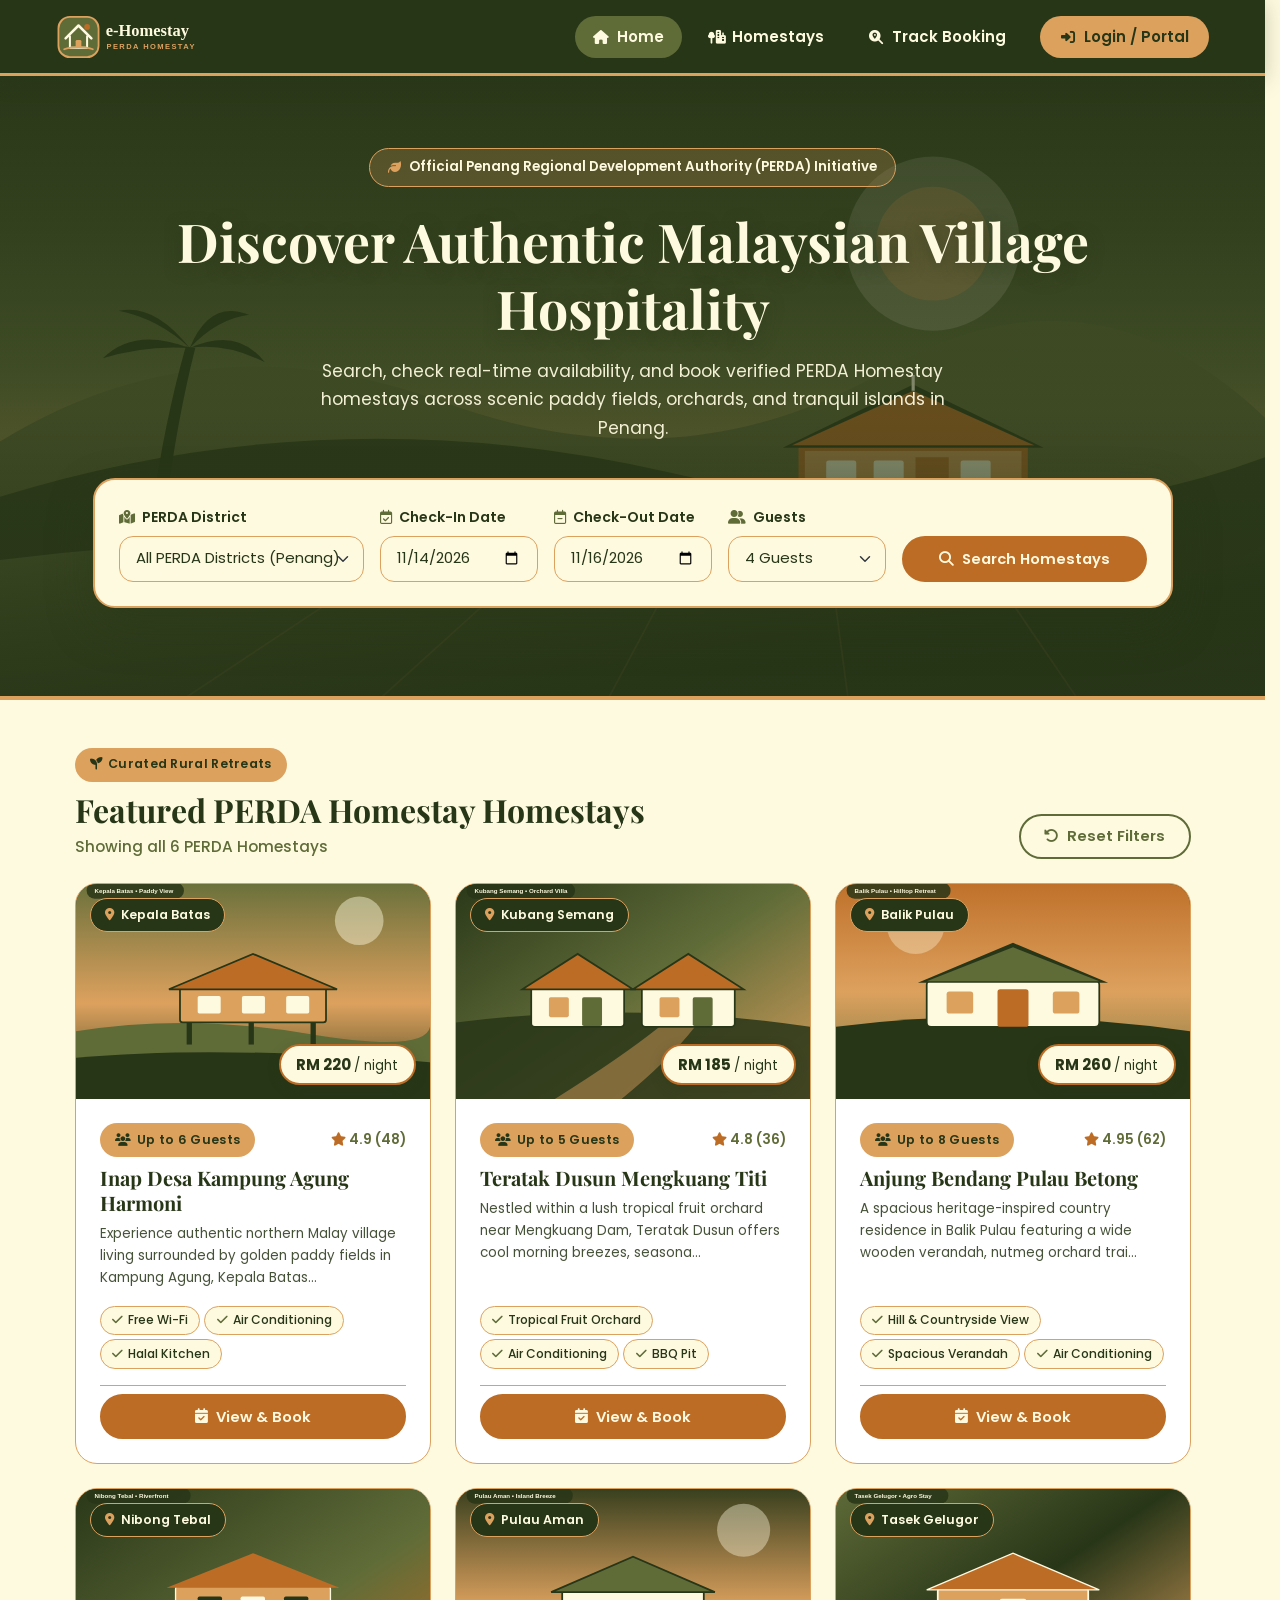
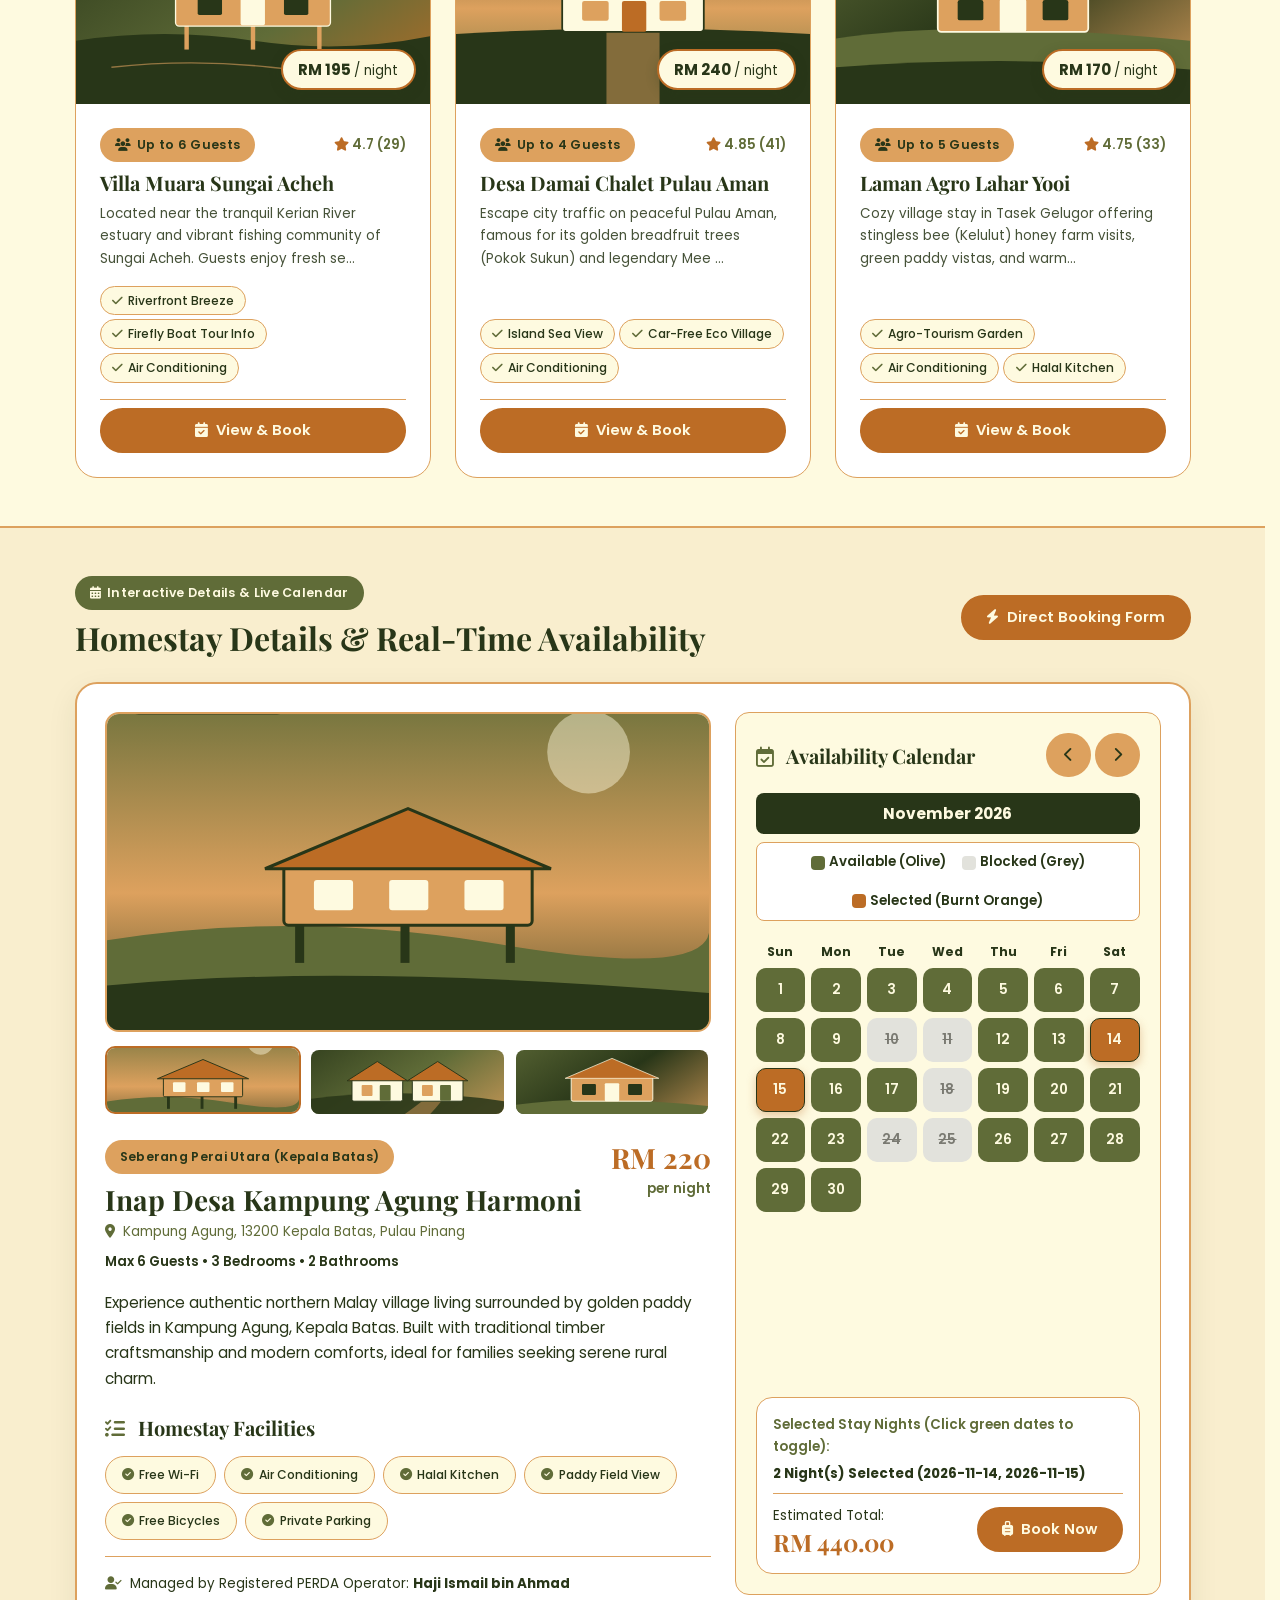
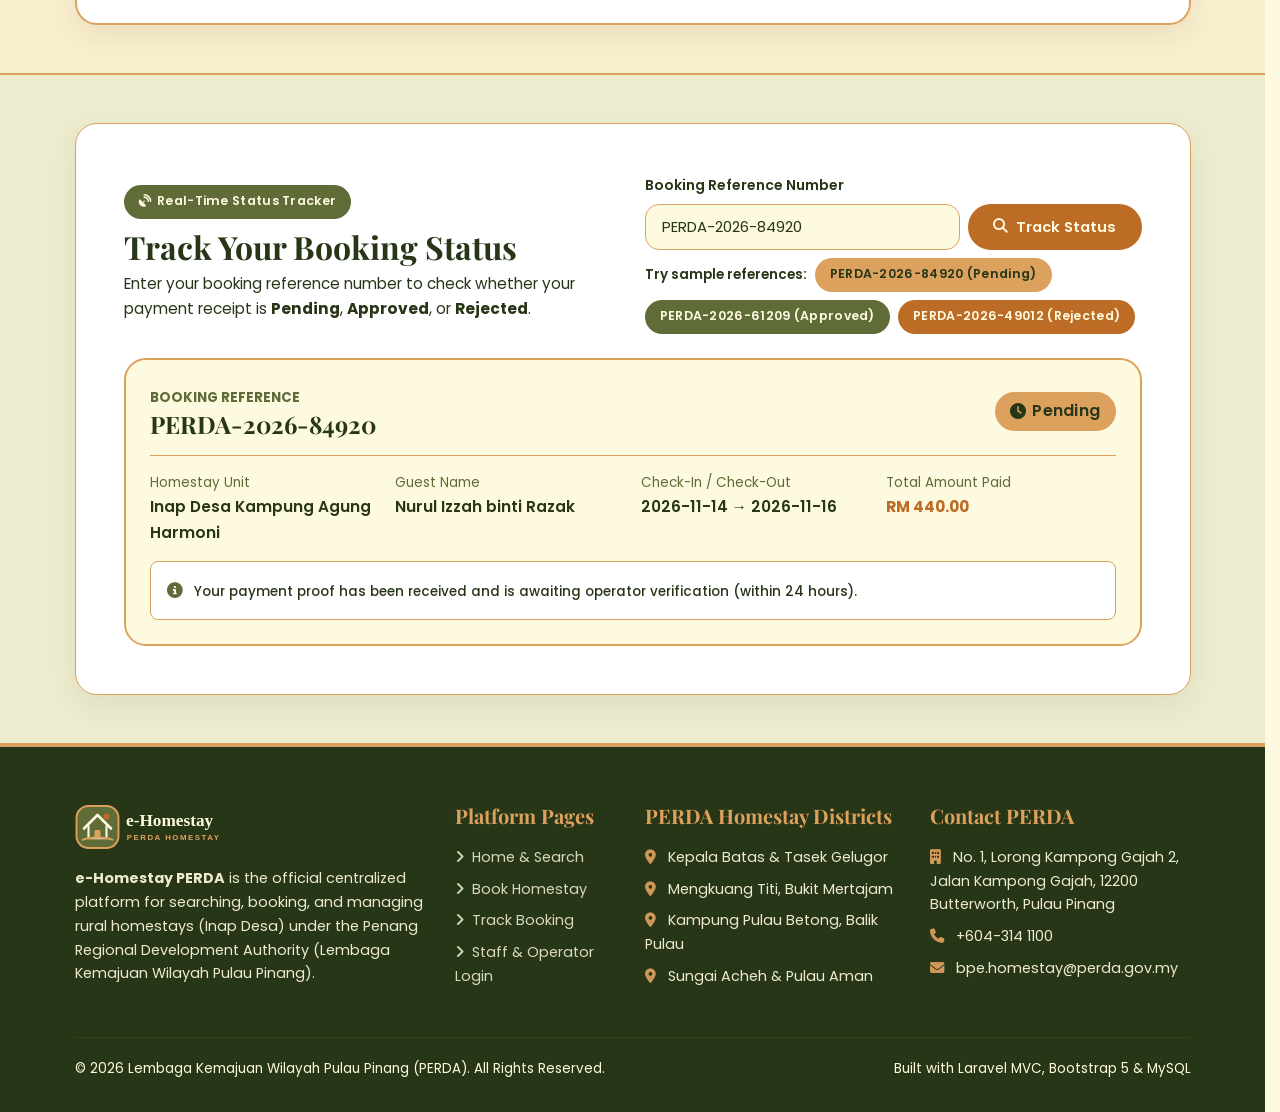
<file: index.html>
<!DOCTYPE html>
<html lang="en">
<head>
  <meta charset="UTF-8">
  <meta name="viewport" content="width=device-width, initial-scale=1.0">
  <title>e-Homestay PERDA — Official Rural Homestay (Inap Desa) Booking Platform</title>
  <!-- Google Fonts: Playfair Display (Headings) & Poppins (Body) -->
  <link rel="preconnect" href="https://fonts.googleapis.com">
  <link rel="preconnect" href="https://fonts.gstatic.com" crossorigin>
  <link href="https://fonts.googleapis.com/css2?family=Playfair+Display:wght@600;700&family=Poppins:wght@400;500;600;700&display=swap" rel="stylesheet">
  <!-- Bootstrap 5 CSS -->
  <link href="https://cdn.jsdelivr.net/npm/bootstrap@5.3.3/dist/css/bootstrap.min.css" rel="stylesheet">
  <!-- FontAwesome 6 Icons -->
  <link href="https://cdnjs.cloudflare.com/ajax/libs/font-awesome/6.5.2/css/all.min.css" rel="stylesheet">
  <!-- Custom PERDA Palette Stylesheets -->
  <link rel="stylesheet" href="css/main.css">
  <link rel="stylesheet" href="css/landing.css">
</head>
<body>
  <!-- Accessible Skip Navigation Link -->
  <a href="#mainContent" class="skip-link">Skip to main content</a>

  <!-- Shared Public Header / Navbar (Single Shared Structure) -->
  <header id="sharedPublicHeader" class="perda-public-header">
    <nav class="navbar navbar-expand-lg perda-navbar" aria-label="Main Navigation">
      <div class="perda-navbar-container">
        <a class="navbar-brand" href="index.html">
          <img src="images/logo.svg" alt="e-Homestay PERDA Homestay Logo">
        </a>
        <button class="navbar-toggler" type="button" data-bs-toggle="collapse" data-bs-target="#publicNavbarCollapse" aria-controls="publicNavbarCollapse" aria-expanded="false" aria-label="Toggle navigation menu">
          <i class="fa-solid fa-bars"></i>
        </button>
        <div class="collapse navbar-collapse" id="publicNavbarCollapse">
          <ul class="navbar-nav ms-lg-auto">
            <li class="nav-item">
              <a class="nav-link active" data-nav-key="home" href="index.html">
                <i class="fa-solid fa-house"></i>
                <span>Home</span>
              </a>
            </li>
            <li class="nav-item">
              <a class="nav-link" data-nav-key="homestays" href="index.html#homestaysSection">
                <i class="fa-solid fa-tree-city"></i>
                <span>Homestays</span>
              </a>
            </li>
            <li class="nav-item">
              <a class="nav-link" data-nav-key="track" href="index.html#trackingSection">
                <i class="fa-solid fa-magnifying-glass-location"></i>
                <span>Track Booking</span>
              </a>
            </li>
            <li class="nav-item perda-navbar-cta">
              <a class="btn btn-sand perda-login-btn" href="login.html">
                <i class="fa-solid fa-right-to-bracket"></i>
                <span>Login / Portal</span>
              </a>
            </li>
          </ul>
        </div>
      </div>
    </nav>
  </header>

  <main id="mainContent">
    <!-- 1. HERO SECTION WITH VILLAGE BACKDROP & QUICK SEARCH BAR -->
    <section class="hero-section text-center">
      <div class="container">
        <div class="hero-badge">
          <i class="fa-solid fa-leaf" style="color: var(--sand);"></i>
          Official Penang Regional Development Authority (PERDA) Initiative
        </div>
        <h1 class="hero-title">Discover Authentic Malaysian Village Hospitality</h1>
        <p class="hero-subtitle">
          Search, check real-time availability, and book verified PERDA Homestay homestays across scenic paddy fields, orchards, and tranquil islands in Penang.
        </p>

        <!-- Quick Search Bar -->
        <div class="quick-search-card text-start mx-auto" style="max-width: 1080px;">
          <form id="quickSearchForm" novalidate aria-label="Quick Homestay Search">
            <div class="row g-3 align-items-end">
              <div class="col-12 col-md-6 col-lg-3">
                <label for="searchDistrict" class="form-label">
                  <i class="fa-solid fa-map-location-dot me-1" style="color: var(--olive);"></i> PERDA District
                </label>
                <select id="searchDistrict" class="form-select">
                  <option value="ALL">All PERDA Districts (Penang)</option>
                  <option value="Kepala Batas">Seberang Perai Utara (Kepala Batas)</option>
                  <option value="Tasek Gelugor">Seberang Perai Utara (Tasek Gelugor)</option>
                  <option value="Kubang Semang">Seberang Perai Tengah (Kubang Semang)</option>
                  <option value="Balik Pulau">Barat Daya (Balik Pulau)</option>
                  <option value="Nibong Tebal">Seberang Perai Selatan (Nibong Tebal)</option>
                  <option value="Pulau Aman">Seberang Perai Selatan (Pulau Aman)</option>
                </select>
              </div>
              <div class="col-6 col-md-3 col-lg-2">
                <label for="searchCheckIn" class="form-label">
                  <i class="fa-regular fa-calendar-check me-1" style="color: var(--olive);"></i> Check-In Date
                </label>
                <input type="date" id="searchCheckIn" class="form-control" value="2026-11-14" required>
              </div>
              <div class="col-6 col-md-3 col-lg-2">
                <label for="searchCheckOut" class="form-label">
                  <i class="fa-regular fa-calendar-minus me-1" style="color: var(--olive);"></i> Check-Out Date
                </label>
                <input type="date" id="searchCheckOut" class="form-control" value="2026-11-16" required>
              </div>
              <div class="col-12 col-md-6 col-lg-2">
                <label for="searchGuests" class="form-label">
                  <i class="fa-solid fa-user-group me-1" style="color: var(--olive);"></i> Guests
                </label>
                <select id="searchGuests" class="form-select">
                  <option value="2">2 Guests</option>
                  <option value="4" selected>4 Guests</option>
                  <option value="5">5 Guests</option>
                  <option value="6">6 Guests</option>
                  <option value="8">8 Guests</option>
                </select>
              </div>
              <div class="col-12 col-md-6 col-lg-3 d-flex gap-2">
                <!-- Search Button in Burnt Orange (#BC6C25) -->
                <button type="submit" class="btn btn-cta w-100">
                  <i class="fa-solid fa-magnifying-glass"></i> Search Homestays
                </button>
              </div>
            </div>
          </form>
        </div>
      </div>
    </section>

    <!-- 2. SEARCH RESULTS: HOMESTAY CARDS (3 -> 2 -> 1 Responsive Grid) -->
    <section id="homestaysSection" class="py-5">
      <div class="container">
        <div class="d-flex flex-wrap justify-content-between align-items-end gap-3 mb-4">
          <div>
            <span class="badge-pill badge-pending mb-2">
              <i class="fa-solid fa-seedling"></i> Curated Rural Retreats
            </span>
            <h2 class="mb-1">Featured PERDA Homestay Homestays</h2>
            <p id="searchResultCount" class="mb-0" style="color: var(--olive); font-weight: 500;">
              Showing all 6 PERDA Homestays
            </p>
          </div>
          <button type="button" id="resetSearchBtn" class="btn btn-outline-olive">
            <i class="fa-solid fa-rotate-left"></i> Reset Filters
          </button>
        </div>

        <!-- Dynamic Homestay Cards Grid populated by js/calendar.js -->
        <div id="homestayCardsGrid" class="homestay-grid" aria-live="polite"></div>
      </div>
    </section>

    <!-- 3. HOMESTAY DETAILS VIEW & REAL-TIME AVAILABILITY CALENDAR -->
    <section id="homestayDetailsSection" class="py-5" style="background-color: rgba(221, 161, 94, 0.14); border-top: 2px solid var(--sand);">
      <div class="container">
        <div class="d-flex flex-wrap justify-content-between align-items-center gap-2 mb-4">
          <div>
            <span class="badge-pill badge-approved mb-2">
              <i class="fa-solid fa-calendar-days"></i> Interactive Details &amp; Live Calendar
            </span>
            <h2 class="mb-0">Homestay Details &amp; Real-Time Availability</h2>
          </div>
          <a href="booking.html" class="btn btn-cta">
            <i class="fa-solid fa-bolt"></i> Direct Booking Form
          </a>
        </div>

        <div class="details-showcase-card">
          <div class="row g-4">
            <!-- Left Column: Image Gallery, Description & Facilities -->
            <div class="col-lg-7">
              <img id="detailMainImage" src="images/homestay-1.svg" alt="Selected Homestay Main View" class="gallery-main-img mb-3">
              <div id="detailGalleryThumbs" class="row g-2 mb-4"></div>

              <div class="d-flex flex-wrap justify-content-between align-items-start gap-2 mb-2">
                <div>
                  <span id="detailHomestayDistrict" class="badge-pill badge-pending mb-2">Seberang Perai Utara (Kepala Batas)</span>
                  <h3 id="detailHomestayName" class="font-heading mb-1">Inap Desa Kampung Agung Harmoni</h3>
                  <p class="small mb-0" style="color: var(--olive);">
                    <i class="fa-solid fa-location-dot me-1"></i>
                    <span id="detailHomestayLocation">Kampung Agung, 13200 Kepala Batas, Pulau Pinang</span>
                  </p>
                </div>
                <div class="text-lg-end">
                  <div id="detailHomestayPrice" class="h3 font-heading mb-0" style="color: var(--burnt-orange);">RM 220</div>
                  <small class="fw-semibold" style="color: var(--olive);">per night</small>
                </div>
              </div>

              <p id="detailHomestayGuests" class="fw-semibold small mb-3">
                Max 6 Guests • 3 Bedrooms • 2 Bathrooms
              </p>
              <p id="detailHomestayDesc" class="mb-4">
                Experience authentic northern Malay village living surrounded by golden paddy fields in Kampung Agung, Kepala Batas.
              </p>

              <h5 class="font-heading mb-3"><i class="fa-solid fa-list-check me-2" style="color: var(--olive);"></i> Homestay Facilities</h5>
              <div id="detailFacilitiesList" class="d-flex flex-wrap gap-2 mb-3"></div>
              <div class="small mt-3 pt-3 border-top" style="border-color: var(--sand) !important;">
                <i class="fa-solid fa-user-check me-1" style="color: var(--olive);"></i>
                Managed by Registered PERDA Operator: <strong id="detailOperatorName">Haji Ismail bin Ahmad</strong>
              </div>
            </div>

            <!-- Right Column: Real-Time Availability Calendar -->
            <div class="col-lg-5">
              <div class="availability-calendar-box h-100 d-flex flex-column justify-content-between">
                <div>
                  <div class="d-flex justify-content-between align-items-center mb-3">
                    <h4 class="h5 font-heading mb-0">
                      <i class="fa-regular fa-calendar-check me-2" style="color: var(--olive);"></i>
                      Availability Calendar
                    </h4>
                    <div class="d-flex align-items-center gap-1">
                      <button type="button" id="calPrevMonthBtn" class="btn btn-sand btn-sm px-3" aria-label="Previous Month">
                        <i class="fa-solid fa-chevron-left"></i>
                      </button>
                      <button type="button" id="calNextMonthBtn" class="btn btn-sand btn-sm px-3" aria-label="Next Month">
                        <i class="fa-solid fa-chevron-right"></i>
                      </button>
                    </div>
                  </div>

                  <div class="text-center py-2 mb-2 rounded-3 fw-bold" style="background-color: var(--dark-green); color: var(--cream);">
                    <span id="touristCalendarMonthLabel">November 2026</span>
                  </div>

                  <!-- Calendar Legend -->
                  <div class="d-flex flex-wrap justify-content-center gap-3 small mb-3 py-2 px-2 rounded-3" style="background-color: var(--white); border: 1px solid var(--sand);">
                    <span class="d-inline-flex align-items-center gap-1 fw-semibold">
                      <span class="legend-dot" style="background-color: var(--olive);"></span> Available (Olive)
                    </span>
                    <span class="d-inline-flex align-items-center gap-1 fw-semibold">
                      <span class="legend-dot" style="background-color: var(--grey-200);"></span> Blocked (Grey)
                    </span>
                    <span class="d-inline-flex align-items-center gap-1 fw-semibold">
                      <span class="legend-dot" style="background-color: var(--burnt-orange);"></span> Selected (Burnt Orange)
                    </span>
                  </div>

                  <!-- Day-of-week header -->
                  <div class="calendar-grid-header">
                    <span>Sun</span><span>Mon</span><span>Tue</span><span>Wed</span><span>Thu</span><span>Fri</span><span>Sat</span>
                  </div>

                  <!-- Interactive Days Grid populated by js/calendar.js -->
                  <div id="touristCalendarDays" class="calendar-days-grid mb-3"></div>
                </div>

                <!-- Selected Stay Summary & Book Now CTA -->
                <div class="p-3 rounded-4 mt-2" style="background-color: var(--white); border: 1.5px solid var(--sand);">
                  <div class="small fw-semibold" style="color: var(--olive);">Selected Stay Nights (Click green dates to toggle):</div>
                  <div id="selectedDatesSummaryText" class="fw-bold small my-1">2 Night(s) Selected (2026-11-14, 2026-11-15)</div>
                  <div class="d-flex justify-content-between align-items-center pt-2 mt-2 border-top" style="border-color: var(--sand) !important;">
                    <div>
                      <span class="small">Estimated Total:</span>
                      <div id="selectedDatesTotalPrice" class="h4 font-heading mb-0" style="color: var(--burnt-orange);">RM 440.00</div>
                    </div>
                    <button type="button" id="proceedToBookBtn" class="btn btn-cta">
                      <i class="fa-solid fa-suitcase-rolling"></i> Book Now
                    </button>
                  </div>
                </div>
              </div>
            </div>
          </div>
        </div>
      </div>
    </section>

    <!-- 4. BOOKING STATUS TRACKING SECTION -->
    <section id="trackingSection" class="py-5" style="background-color: rgba(96, 108, 56, 0.1); border-top: 2px solid var(--sand);">
      <div class="container">
        <div class="perda-card p-4 p-md-5">
          <div class="row g-4 align-items-center mb-4">
            <div class="col-lg-6">
              <span class="badge-pill badge-approved mb-2">
                <i class="fa-solid fa-satellite-dish"></i> Real-Time Status Tracker
              </span>
              <h2 class="font-heading mb-1">Track Your Booking Status</h2>
              <p class="mb-0">
                Enter your booking reference number to check whether your payment receipt is <strong>Pending</strong>, <strong>Approved</strong>, or <strong>Rejected</strong>.
              </p>
            </div>
            <div class="col-lg-6">
              <form id="bookingTrackForm" novalidate>
                <label for="trackRefInput" class="form-label">Booking Reference Number</label>
                <div class="d-flex flex-wrap flex-sm-nowrap gap-2">
                  <input type="text" id="trackRefInput" class="form-control" value="PERDA-2026-84920" placeholder="e.g., PERDA-2026-84920">
                  <button type="submit" class="btn btn-cta flex-shrink-0">
                    <i class="fa-solid fa-magnifying-glass"></i> Track Status
                  </button>
                </div>
                <div id="trackRefErr" class="invalid-feedback-custom"></div>
              </form>
              <!-- Sample Clickable Reference Pills for Pending, Approved, Rejected -->
              <div class="d-flex flex-wrap align-items-center gap-2 mt-2 small">
                <span class="fw-semibold">Try sample references:</span>
                <button type="button" class="badge-pill badge-pending border-0" style="cursor: pointer;" onclick="quickTrackRef('PERDA-2026-84920')">
                  PERDA-2026-84920 (Pending)
                </button>
                <button type="button" class="badge-pill badge-approved border-0" style="cursor: pointer;" onclick="quickTrackRef('PERDA-2026-61209')">
                  PERDA-2026-61209 (Approved)
                </button>
                <button type="button" class="badge-pill badge-rejected border-0" style="cursor: pointer;" onclick="quickTrackRef('PERDA-2026-49012')">
                  PERDA-2026-49012 (Rejected)
                </button>
              </div>
            </div>
          </div>

          <!-- Dynamic Tracking Result Card populated by js/validation.js -->
          <div id="trackingResultContainer" aria-live="polite"></div>
        </div>
      </div>
    </section>
  </main>

  <!-- Shared Footer in Dark Green (#283618) with Cream Text (#FEFAE0) -->
  <footer class="perda-footer">
    <div class="container">
      <div class="row g-4">
        <div class="col-lg-4">
          <img src="images/logo.svg" alt="e-Homestay PERDA Logo" class="mb-3" style="height: 48px;">
          <p>
            <strong>e-Homestay PERDA</strong> is the official centralized platform for searching, booking, and managing rural homestays (Inap Desa) under the Penang Regional Development Authority (Lembaga Kemajuan Wilayah Pulau Pinang).
          </p>
        </div>
        <div class="col-sm-6 col-lg-2">
          <h5>Platform Pages</h5>
          <ul class="list-unstyled d-grid gap-2">
            <li><a href="index.html"><i class="fa-solid fa-angle-right me-1"></i> Home &amp; Search</a></li>
            <li><a href="booking.html"><i class="fa-solid fa-angle-right me-1"></i> Book Homestay</a></li>
            <li><a href="index.html#trackingSection"><i class="fa-solid fa-angle-right me-1"></i> Track Booking</a></li>
            <li><a href="login.html"><i class="fa-solid fa-angle-right me-1"></i> Staff &amp; Operator Login</a></li>
          </ul>
        </div>
        <div class="col-sm-6 col-lg-3">
          <h5>PERDA Homestay Districts</h5>
          <ul class="list-unstyled d-grid gap-2">
            <li><i class="fa-solid fa-location-dot me-2" style="color: var(--sand);"></i> Kepala Batas &amp; Tasek Gelugor</li>
            <li><i class="fa-solid fa-location-dot me-2" style="color: var(--sand);"></i> Mengkuang Titi, Bukit Mertajam</li>
            <li><i class="fa-solid fa-location-dot me-2" style="color: var(--sand);"></i> Kampung Pulau Betong, Balik Pulau</li>
            <li><i class="fa-solid fa-location-dot me-2" style="color: var(--sand);"></i> Sungai Acheh &amp; Pulau Aman</li>
          </ul>
        </div>
        <div class="col-lg-3">
          <h5>Contact PERDA</h5>
          <ul class="list-unstyled d-grid gap-2">
            <li><i class="fa-solid fa-building me-2" style="color: var(--sand);"></i> No. 1, Lorong Kampong Gajah 2, Jalan Kampong Gajah, 12200 Butterworth, Pulau Pinang</li>
            <li><i class="fa-solid fa-phone me-2" style="color: var(--sand);"></i> +604-314 1100</li>
            <li><i class="fa-solid fa-envelope me-2" style="color: var(--sand);"></i> bpe.homestay@perda.gov.my</li>
          </ul>
        </div>
      </div>
      <hr class="footer-divider">
      <div class="d-flex flex-wrap justify-content-between align-items-center small">
        <span>&copy; 2026 Lembaga Kemajuan Wilayah Pulau Pinang (PERDA). All Rights Reserved.</span>
        <span>Built with Laravel MVC, Bootstrap 5 &amp; MySQL</span>
      </div>
    </div>
  </footer>

  <!-- Bootstrap 5 Bundle & Custom Scripts -->
  <script src="https://cdn.jsdelivr.net/npm/bootstrap@5.3.3/dist/js/bootstrap.bundle.min.js"></script>
  <script src="js/main.js"></script>
  <script src="js/calendar.js"></script>
  <script src="js/validation.js"></script>
</body>
</html>
</file>
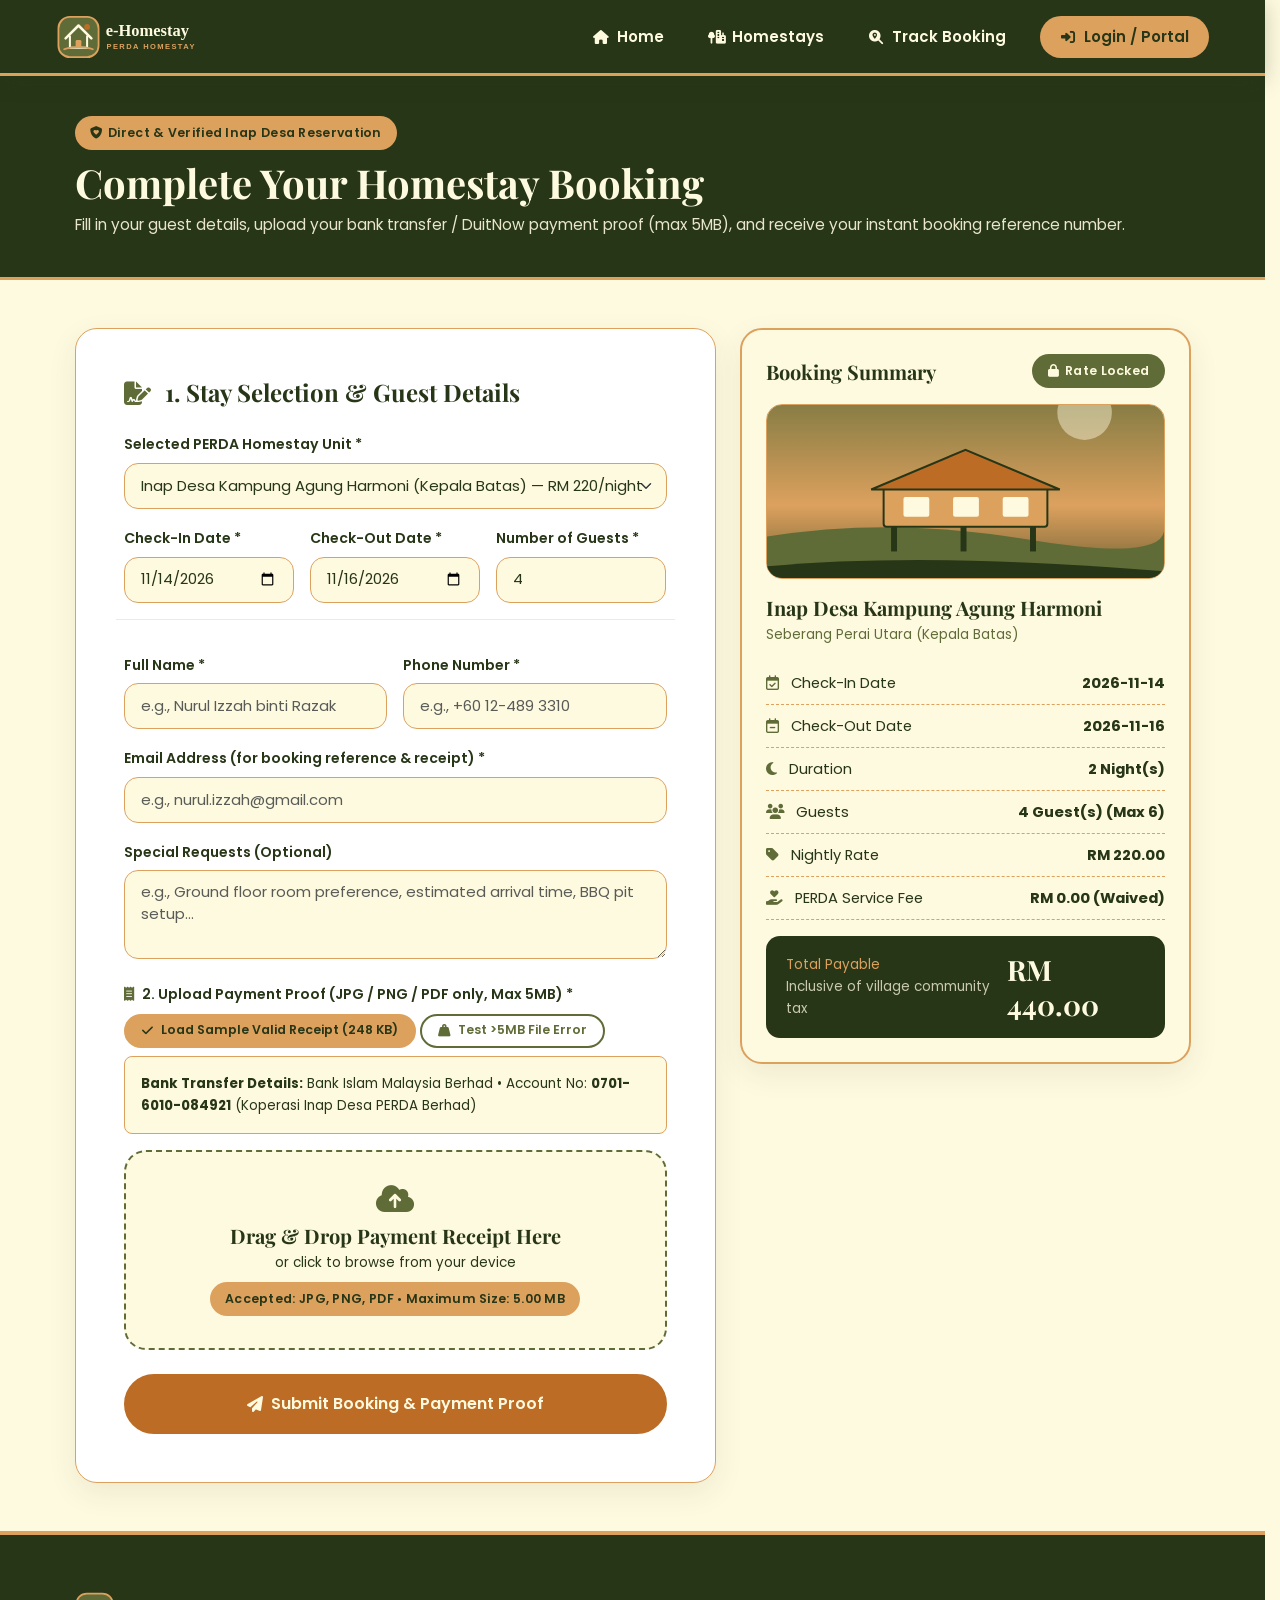
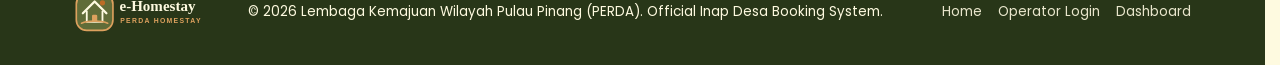
<file: booking.html>
<!DOCTYPE html>
<html lang="en">
<head>
  <meta charset="UTF-8">
  <meta name="viewport" content="width=device-width, initial-scale=1.0">
  <title>Book Homestay — e-Homestay PERDA</title>
  <link rel="preconnect" href="https://fonts.googleapis.com">
  <link rel="preconnect" href="https://fonts.gstatic.com" crossorigin>
  <link href="https://fonts.googleapis.com/css2?family=Playfair+Display:wght@600;700&family=Poppins:wght@400;500;600;700&display=swap" rel="stylesheet">
  <link href="https://cdn.jsdelivr.net/npm/bootstrap@5.3.3/dist/css/bootstrap.min.css" rel="stylesheet">
  <link href="https://cdnjs.cloudflare.com/ajax/libs/font-awesome/6.5.2/css/all.min.css" rel="stylesheet">
  <link rel="stylesheet" href="css/main.css">
  <link rel="stylesheet" href="css/booking.css">
</head>
<body>
  <a href="#mainContent" class="skip-link">Skip to main content</a>

  <!-- Shared Public Header / Navbar (Single Shared Structure) -->
  <header id="sharedPublicHeader" class="perda-public-header">
    <nav class="navbar navbar-expand-lg perda-navbar" aria-label="Main Navigation">
      <div class="perda-navbar-container">
        <a class="navbar-brand" href="index.html">
          <img src="images/logo.svg" alt="e-Homestay PERDA Homestay Logo">
        </a>
        <button class="navbar-toggler" type="button" data-bs-toggle="collapse" data-bs-target="#publicNavbarCollapse" aria-controls="publicNavbarCollapse" aria-expanded="false" aria-label="Toggle navigation menu">
          <i class="fa-solid fa-bars"></i>
        </button>
        <div class="collapse navbar-collapse" id="publicNavbarCollapse">
          <ul class="navbar-nav ms-lg-auto">
            <li class="nav-item">
              <a class="nav-link" data-nav-key="home" href="index.html">
                <i class="fa-solid fa-house"></i>
                <span>Home</span>
              </a>
            </li>
            <li class="nav-item">
              <a class="nav-link" data-nav-key="homestays" href="index.html#homestaysSection">
                <i class="fa-solid fa-tree-city"></i>
                <span>Homestays</span>
              </a>
            </li>
            <li class="nav-item">
              <a class="nav-link" data-nav-key="track" href="index.html#trackingSection">
                <i class="fa-solid fa-magnifying-glass-location"></i>
                <span>Track Booking</span>
              </a>
            </li>
            <li class="nav-item perda-navbar-cta">
              <a class="btn btn-sand perda-login-btn" href="login.html">
                <i class="fa-solid fa-right-to-bracket"></i>
                <span>Login / Portal</span>
              </a>
            </li>
          </ul>
        </div>
      </div>
    </nav>
  </header>

  <main id="mainContent">
    <!-- Page Header Banner -->
    <section class="booking-header-banner">
      <div class="container">
        <span class="badge-pill badge-pending mb-2">
          <i class="fa-solid fa-shield-heart"></i> Direct &amp; Verified Inap Desa Reservation
        </span>
        <h1 class="font-heading mb-1" style="color: var(--cream);">Complete Your Homestay Booking</h1>
        <p class="mb-0" style="color: var(--cream); opacity: 0.9;">
          Fill in your guest details, upload your bank transfer / DuitNow payment proof (max 5MB), and receive your instant booking reference number.
        </p>
      </div>
    </section>

    <!-- 1. BOOKING FORM & SUMMARY SECTION -->
    <section class="py-5">
      <div class="container">
        <!-- Form & Summary Wrapper (Hidden once confirmed) -->
        <div id="bookingFormContainer" class="row g-4">
          <!-- Left Column: Tourist Booking Form & Payment Upload -->
          <div class="col-lg-7">
            <div class="perda-card p-4 p-md-5">
              <h2 class="h4 font-heading mb-4">
                <i class="fa-solid fa-file-signature me-2" style="color: var(--olive);"></i>
                1. Stay Selection &amp; Guest Details
              </h2>

              <form id="touristBookingForm" novalidate>
                <div class="row g-3">
                  <div class="col-12">
                    <label for="bookingHomestaySelect" class="form-label">Selected PERDA Homestay Unit *</label>
                    <select id="bookingHomestaySelect" class="form-select"></select>
                  </div>
                  <div class="col-sm-4">
                    <label for="bookingCheckIn" class="form-label">Check-In Date *</label>
                    <input type="date" id="bookingCheckIn" class="form-control" value="2026-11-14" required>
                  </div>
                  <div class="col-sm-4">
                    <label for="bookingCheckOut" class="form-label">Check-Out Date *</label>
                    <input type="date" id="bookingCheckOut" class="form-control" value="2026-11-16" required>
                    <div id="bookingDatesErr" class="invalid-feedback-custom"></div>
                  </div>
                  <div class="col-sm-4">
                    <label for="bookingGuests" class="form-label">Number of Guests *</label>
                    <input type="number" id="bookingGuests" class="form-control" min="1" max="12" value="4" required>
                    <div id="bookingGuestsErr" class="invalid-feedback-custom"></div>
                  </div>

                  <hr class="my-3" style="border-color: var(--sand);">

                  <div class="col-md-6">
                    <label for="touristFullName" class="form-label">Full Name *</label>
                    <input type="text" id="touristFullName" class="form-control" placeholder="e.g., Nurul Izzah binti Razak" required>
                    <div id="touristFullNameErr" class="invalid-feedback-custom"></div>
                  </div>
                  <div class="col-md-6">
                    <label for="touristPhone" class="form-label">Phone Number *</label>
                    <input type="tel" id="touristPhone" class="form-control" placeholder="e.g., +60 12-489 3310" required>
                    <div id="touristPhoneErr" class="invalid-feedback-custom"></div>
                  </div>
                  <div class="col-12">
                    <label for="touristEmail" class="form-label">Email Address (for booking reference &amp; receipt) *</label>
                    <input type="email" id="touristEmail" class="form-control" placeholder="e.g., nurul.izzah@gmail.com" required>
                    <div id="touristEmailErr" class="invalid-feedback-custom"></div>
                  </div>
                  <div class="col-12">
                    <label for="touristSpecialRequests" class="form-label">Special Requests (Optional)</label>
                    <textarea id="touristSpecialRequests" class="form-control" rows="3" placeholder="e.g., Ground floor room preference, estimated arrival time, BBQ pit setup..."></textarea>
                  </div>

                  <!-- Payment Proof Upload Box (JPG/PNG/PDF only, max 5MB) -->
                  <div class="col-12 mt-4">
                    <div class="d-flex flex-wrap justify-content-between align-items-center gap-2 mb-2">
                      <label for="paymentProofInput" class="form-label mb-0">
                        <i class="fa-solid fa-receipt me-1" style="color: var(--olive);"></i>
                        2. Upload Payment Proof (JPG / PNG / PDF only, Max 5MB) *
                      </label>
                      <!-- Quick Demo Test Buttons for File Validation -->
                      <div class="d-flex flex-wrap gap-1">
                        <button type="button" id="loadSampleReceiptBtn" class="btn btn-sand btn-sm py-1 px-3" style="min-height: 34px; font-size: 0.78rem;">
                          <i class="fa-solid fa-check"></i> Load Sample Valid Receipt (248 KB)
                        </button>
                        <button type="button" id="simulateOversizeFileBtn" class="btn btn-outline-olive btn-sm py-1 px-3" style="min-height: 34px; font-size: 0.78rem;">
                          <i class="fa-solid fa-weight-hanging"></i> Test &gt;5MB File Error
                        </button>
                      </div>
                    </div>

                    <div class="p-3 rounded-3 mb-3 small" style="background-color: var(--cream); border: 1px solid var(--sand);">
                      <strong>Bank Transfer Details:</strong> Bank Islam Malaysia Berhad • Account No: <strong>0701-6010-084921</strong> (Koperasi Inap Desa PERDA Berhad)
                    </div>

                    <div id="paymentUploadZone" class="payment-upload-zone" tabindex="0" role="button" aria-label="Upload payment proof receipt">
                      <input type="file" id="paymentProofInput" class="d-none" accept=".jpg,.jpeg,.png,.pdf,image/jpeg,image/png,application/pdf">
                      <i class="fa-solid fa-cloud-arrow-up fa-2x mb-2" style="color: var(--olive);"></i>
                      <h5 class="font-heading mb-1">Drag &amp; Drop Payment Receipt Here</h5>
                      <p class="small mb-2">or click to browse from your device</p>
                      <span class="badge-pill badge-pending">Accepted: JPG, PNG, PDF • Maximum Size: 5.00 MB</span>
                    </div>

                    <!-- File-Size / Format Validation Error Alert -->
                    <div id="paymentFileErrorBox" class="file-error-alert" role="alert">
                      <i class="fa-solid fa-triangle-exclamation fs-5"></i>
                      <span id="paymentFileErrorText">File size exceeds the 5.00 MB maximum limit!</span>
                    </div>

                    <!-- Valid Uploaded File Preview -->
                    <div id="paymentUploadPreviewCard" class="upload-preview-card">
                      <div class="d-flex justify-content-between align-items-center gap-2">
                        <div class="d-flex align-items-center gap-3">
                          <i class="fa-solid fa-file-circle-check fa-2x" style="color: var(--olive);"></i>
                          <div>
                            <div id="previewFileName" class="fw-bold small">duitnow_receipt.png</div>
                            <div id="previewFileSize" class="small" style="color: var(--olive);">248 KB • Verified Format</div>
                          </div>
                        </div>
                        <button type="button" id="removeUploadedFileBtn" class="btn btn-sand btn-sm py-1 px-3">
                          <i class="fa-solid fa-trash-can"></i> Remove
                        </button>
                      </div>
                    </div>
                  </div>

                  <div class="col-12 mt-4">
                    <button type="submit" class="btn btn-cta w-100 py-3 fs-6">
                      <i class="fa-solid fa-paper-plane"></i> Submit Booking &amp; Payment Proof
                    </button>
                  </div>
                </div>
              </form>
            </div>
          </div>

          <!-- Right Column: Sticky Booking Summary Card -->
          <div class="col-lg-5">
            <aside class="booking-summary-card" aria-label="Booking Summary">
              <div class="d-flex align-items-center justify-content-between mb-3">
                <h3 class="h5 font-heading mb-0">Booking Summary</h3>
                <span class="badge-pill badge-approved"><i class="fa-solid fa-lock"></i> Rate Locked</span>
              </div>

              <img id="summaryHomestayImg" src="images/homestay-1.svg" alt="Selected Homestay Preview" class="w-100 rounded-4 mb-3" style="height: 175px; object-fit: cover; border: 1.5px solid var(--sand);">

              <h4 id="summaryHomestayName" class="h5 font-heading mb-1">Inap Desa Kampung Agung Harmoni</h4>
              <p id="summaryDistrictName" class="small mb-3" style="color: var(--olive);">Seberang Perai Utara (Kepala Batas)</p>

              <div class="summary-price-row">
                <span><i class="fa-regular fa-calendar-check me-2" style="color: var(--olive);"></i> Check-In Date</span>
                <strong id="summaryCheckInDate">2026-11-14</strong>
              </div>
              <div class="summary-price-row">
                <span><i class="fa-regular fa-calendar-minus me-2" style="color: var(--olive);"></i> Check-Out Date</span>
                <strong id="summaryCheckOutDate">2026-11-16</strong>
              </div>
              <div class="summary-price-row">
                <span><i class="fa-solid fa-moon me-2" style="color: var(--olive);"></i> Duration</span>
                <strong id="summaryNightsCount">2 Night(s)</strong>
              </div>
              <div class="summary-price-row">
                <span><i class="fa-solid fa-users me-2" style="color: var(--olive);"></i> Guests</span>
                <strong id="summaryGuestsCount">4 Guest(s)</strong>
              </div>
              <div class="summary-price-row">
                <span><i class="fa-solid fa-tag me-2" style="color: var(--olive);"></i> Nightly Rate</span>
                <strong id="summaryRatePerNight">RM 220.00</strong>
              </div>
              <div class="summary-price-row">
                <span><i class="fa-solid fa-hand-holding-heart me-2" style="color: var(--olive);"></i> PERDA Service Fee</span>
                <strong>RM 0.00 (Waived)</strong>
              </div>

              <div class="summary-total-box">
                <div>
                  <div class="small" style="color: var(--sand);">Total Payable</div>
                  <div class="small opacity-75">Inclusive of village community tax</div>
                </div>
                <div id="summaryTotalPrice" class="h3 font-heading mb-0" style="color: var(--cream);">RM 440.00</div>
              </div>
            </aside>
          </div>
        </div>

        <!-- Confirmation Screen (Displayed after form submission) -->
        <div id="bookingConfirmationScreen" class="confirmation-screen d-none my-4" aria-live="polite">
          <div class="mx-auto mb-3 d-flex align-items-center justify-content-center rounded-circle" style="width: 72px; height: 72px; background-color: var(--olive); color: var(--cream);">
            <i class="fa-solid fa-check fa-2x"></i>
          </div>
          <span class="badge-pill badge-pending mb-2">Awaiting Operator Verification (24h SLA)</span>
          <h2 class="font-heading mb-2">Booking Request &amp; Payment Proof Received!</h2>
          <p class="mb-2">Please save your official PERDA Booking Reference Number below to track your verification status:</p>

          <div class="reference-code-pill">
            <i class="fa-solid fa-ticket" style="color: var(--sand);"></i>
            <span id="confirmedRefCode">PERDA-2026-84920</span>
          </div>

          <div class="row g-3 justify-content-center text-start my-3 mx-auto" style="max-width: 720px;">
            <div class="col-sm-6">
              <div class="p-3 rounded-3" style="background-color: var(--cream); border: 1px solid var(--sand);">
                <div class="small" style="color: var(--olive);">Guest Name</div>
                <div id="confirmedGuestName" class="fw-bold">Nurul Izzah binti Razak</div>
              </div>
            </div>
            <div class="col-sm-6">
              <div class="p-3 rounded-3" style="background-color: var(--cream); border: 1px solid var(--sand);">
                <div class="small" style="color: var(--olive);">Homestay Unit</div>
                <div id="confirmedHomestayName" class="fw-bold">Inap Desa Kampung Agung Harmoni</div>
              </div>
            </div>
            <div class="col-sm-6">
              <div class="p-3 rounded-3" style="background-color: var(--cream); border: 1px solid var(--sand);">
                <div class="small" style="color: var(--olive);">Stay Dates</div>
                <div id="confirmedDatesText" class="fw-bold">2026-11-14 to 2026-11-16 (2 Nights)</div>
              </div>
            </div>
            <div class="col-sm-6">
              <div class="p-3 rounded-3" style="background-color: var(--cream); border: 1px solid var(--sand);">
                <div class="small" style="color: var(--olive);">Total Amount Paid</div>
                <div id="confirmedTotalPaid" class="fw-bold" style="color: var(--burnt-orange);">RM 440.00</div>
              </div>
            </div>
          </div>

          <div class="d-flex flex-wrap justify-content-center gap-2 mt-4">
            <a href="index.html#trackingSection" class="btn btn-olive">
              <i class="fa-solid fa-magnifying-glass-location"></i> Track Booking Status
            </a>
            <a href="verification.html" class="btn btn-cta">
              <i class="fa-solid fa-user-check"></i> Open Operator Verification Page
            </a>
            <button type="button" class="btn btn-sand" onclick="document.getElementById('bookingConfirmationScreen').classList.add('d-none'); document.getElementById('bookingFormContainer').classList.remove('d-none');">
              <i class="fa-solid fa-plus"></i> Make Another Booking
            </button>
          </div>
        </div>
      </div>
    </section>
  </main>

  <!-- Shared Footer -->
  <footer class="perda-footer">
    <div class="container">
      <div class="d-flex flex-wrap justify-content-between align-items-center gap-3">
        <div class="d-flex align-items-center gap-3">
          <img src="images/logo.svg" alt="e-Homestay PERDA Logo" style="height: 42px;">
          <span class="small">&copy; 2026 Lembaga Kemajuan Wilayah Pulau Pinang (PERDA). Official Inap Desa Booking System.</span>
        </div>
        <div class="d-flex gap-3 small">
          <a href="index.html">Home</a>
          <a href="login.html">Operator Login</a>
          <a href="dashboard.html">Dashboard</a>
        </div>
      </div>
    </div>
  </footer>

  <script src="https://cdn.jsdelivr.net/npm/bootstrap@5.3.3/dist/js/bootstrap.bundle.min.js"></script>
  <script src="js/main.js"></script>
  <script src="js/file-upload.js"></script>
  <script src="js/validation.js"></script>
</body>
</html>
</file>
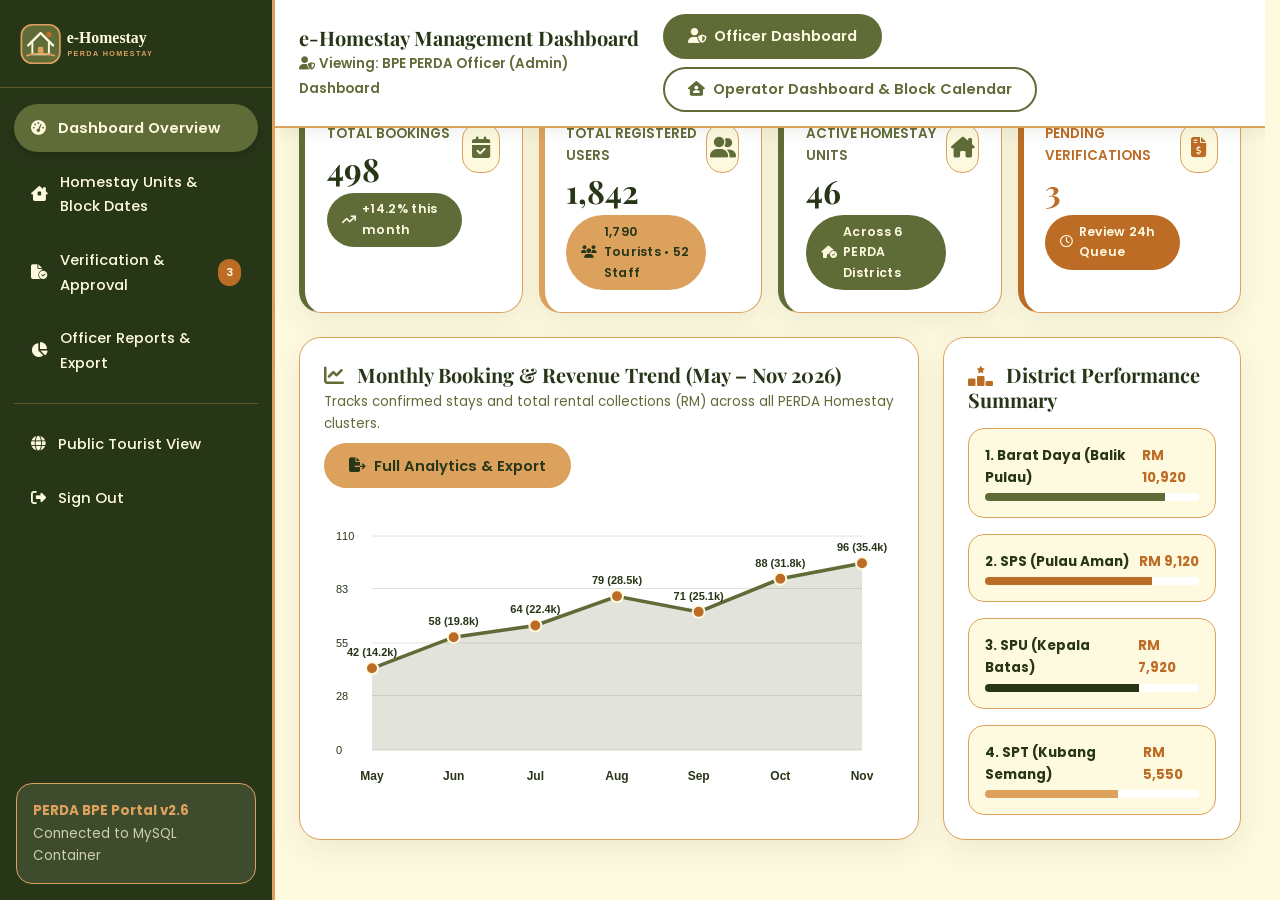
<file: dashboard.html>
<!DOCTYPE html>
<html lang="en">
<head>
  <meta charset="UTF-8">
  <meta name="viewport" content="width=device-width, initial-scale=1.0">
  <title>Management Dashboard (Officer &amp; Operator) — e-Homestay PERDA</title>
  <link rel="preconnect" href="https://fonts.googleapis.com">
  <link rel="preconnect" href="https://fonts.gstatic.com" crossorigin>
  <link href="https://fonts.googleapis.com/css2?family=Playfair+Display:wght@600;700&family=Poppins:wght@400;500;600;700&display=swap" rel="stylesheet">
  <link href="https://cdn.jsdelivr.net/npm/bootstrap@5.3.3/dist/css/bootstrap.min.css" rel="stylesheet">
  <link href="https://cdnjs.cloudflare.com/ajax/libs/font-awesome/6.5.2/css/all.min.css" rel="stylesheet">
  <link rel="stylesheet" href="css/main.css">
  <link rel="stylesheet" href="css/dashboard.css">
</head>
<body>
  <a href="#mainContent" class="skip-link">Skip to main content</a>

  <!-- Mobile Sidebar Backdrop -->
  <div id="sidebarBackdrop" class="sidebar-backdrop"></div>

  <div class="portal-layout">
    <!-- Collapsible Dark Green Sidebar (#283618) -->
    <aside id="portalSidebar" class="portal-sidebar" aria-label="Portal Sidebar Navigation">
      <div class="sidebar-brand-header">
        <a href="index.html" class="d-flex align-items-center">
          <img src="images/logo.svg" alt="e-Homestay PERDA Logo" style="height: 44px;">
        </a>
        <button type="button" id="sidebarCloseBtn" class="btn btn-sand btn-sm d-lg-none px-2" aria-label="Close sidebar">
          <i class="fa-solid fa-xmark"></i>
        </button>
      </div>

      <ul class="sidebar-nav-list">
        <li class="sidebar-nav-item">
          <a href="dashboard.html" class="sidebar-nav-link active">
            <i class="fa-solid fa-gauge-high"></i> Dashboard Overview
          </a>
        </li>
        <li class="sidebar-nav-item">
          <a href="dashboard.html?role=operator#operatorUnitsSection" class="sidebar-nav-link" onclick="document.getElementById('switchToOperatorBtn')?.click()">
            <i class="fa-solid fa-house-chimney-window"></i> Homestay Units &amp; Block Dates
          </a>
        </li>
        <li class="sidebar-nav-item">
          <a href="verification.html" class="sidebar-nav-link">
            <i class="fa-solid fa-file-circle-check"></i> Verification &amp; Approval
            <span class="badge-pill badge-rejected ms-auto py-1 px-2" style="font-size: 0.7rem;">3</span>
          </a>
        </li>
        <li class="sidebar-nav-item">
          <a href="reports.html" class="sidebar-nav-link">
            <i class="fa-solid fa-chart-pie"></i> Officer Reports &amp; Export
          </a>
        </li>
        <li class="sidebar-nav-item mt-3 pt-3 border-top" style="border-color: rgba(221, 161, 94, 0.3) !important;">
          <a href="index.html" class="sidebar-nav-link">
            <i class="fa-solid fa-globe"></i> Public Tourist View
          </a>
        </li>
        <li class="sidebar-nav-item">
          <a href="login.html" class="sidebar-nav-link">
            <i class="fa-solid fa-right-from-bracket"></i> Sign Out
          </a>
        </li>
      </ul>

      <div class="p-3 m-3 rounded-4 small" style="background-color: rgba(254, 250, 224, 0.1); border: 1px solid var(--sand);">
        <div class="fw-bold" style="color: var(--sand);">PERDA BPE Portal v2.6</div>
        <div class="opacity-75">Connected to MySQL Container</div>
      </div>
    </aside>

    <!-- Main Dashboard Content Column -->
    <div class="portal-main-content">
      <!-- Sticky Topbar with Mobile Hamburger & Role View Switcher -->
      <header class="portal-topbar">
        <div class="d-flex align-items-center gap-2">
          <button type="button" id="sidebarToggleBtn" class="btn btn-olive d-lg-none px-3" aria-label="Open sidebar menu">
            <i class="fa-solid fa-bars"></i>
          </button>
          <div>
            <h1 class="h5 font-heading mb-0">e-Homestay Management Dashboard</h1>
            <span id="dashboardActiveRoleBadge" class="small fw-semibold" style="color: var(--olive);">
              <i class="fa-solid fa-user-shield"></i> Viewing: BPE PERDA Officer (Admin) Dashboard
            </span>
          </div>
        </div>

        <!-- Role View Switcher so Evaluator Can Inspect Both Officer & Operator Dashboards -->
        <div class="d-flex flex-wrap align-items-center gap-2">
          <button type="button" id="switchToOfficerBtn" class="btn btn-olive btn-sm">
            <i class="fa-solid fa-user-shield"></i> Officer Dashboard
          </button>
          <button type="button" id="switchToOperatorBtn" class="btn btn-outline-olive btn-sm">
            <i class="fa-solid fa-house-user"></i> Operator Dashboard &amp; Block Calendar
          </button>
        </div>
      </header>

      <main id="mainContent" class="p-3 p-md-4">
        <!-- ================================================================
             VIEW A: BPE PERDA OFFICER (ADMIN) DASHBOARD
             ================================================================ -->
        <div id="officerDashboardView">
          <!-- 4 Summary KPI Cards -->
          <div class="row g-3 mb-4">
            <div class="col-12 col-sm-6 col-xl-3">
              <div class="kpi-card">
                <div class="d-flex justify-content-between align-items-start">
                  <div>
                    <div class="small fw-semibold text-uppercase" style="color: var(--olive);">Total Bookings</div>
                    <div class="h2 font-heading my-1">498</div>
                    <span class="badge-pill badge-approved"><i class="fa-solid fa-arrow-trend-up"></i> +14.2% this month</span>
                  </div>
                  <div class="kpi-icon-circle"><i class="fa-solid fa-calendar-check"></i></div>
                </div>
              </div>
            </div>
            <div class="col-12 col-sm-6 col-xl-3">
              <div class="kpi-card kpi-sand">
                <div class="d-flex justify-content-between align-items-start">
                  <div>
                    <div class="small fw-semibold text-uppercase" style="color: var(--olive);">Total Registered Users</div>
                    <div class="h2 font-heading my-1">1,842</div>
                    <span class="badge-pill badge-pending"><i class="fa-solid fa-users"></i> 1,790 Tourists • 52 Staff</span>
                  </div>
                  <div class="kpi-icon-circle"><i class="fa-solid fa-user-group"></i></div>
                </div>
              </div>
            </div>
            <div class="col-12 col-sm-6 col-xl-3">
              <div class="kpi-card">
                <div class="d-flex justify-content-between align-items-start">
                  <div>
                    <div class="small fw-semibold text-uppercase" style="color: var(--olive);">Active Homestay Units</div>
                    <div class="h2 font-heading my-1">46</div>
                    <span class="badge-pill badge-approved"><i class="fa-solid fa-house-circle-check"></i> Across 6 PERDA Districts</span>
                  </div>
                  <div class="kpi-icon-circle"><i class="fa-solid fa-house-chimney"></i></div>
                </div>
              </div>
            </div>
            <div class="col-12 col-sm-6 col-xl-3">
              <div class="kpi-card kpi-accent">
                <div class="d-flex justify-content-between align-items-start">
                  <div>
                    <div class="small fw-semibold text-uppercase" style="color: var(--burnt-orange);">Pending Verifications</div>
                    <div class="h2 font-heading my-1" style="color: var(--burnt-orange);">3</div>
                    <a href="verification.html" class="badge-pill badge-rejected text-decoration-none">
                      <i class="fa-regular fa-clock"></i> Review 24h Queue
                    </a>
                  </div>
                  <div class="kpi-icon-circle" style="color: var(--burnt-orange);"><i class="fa-solid fa-file-invoice-dollar"></i></div>
                </div>
              </div>
            </div>
          </div>

          <!-- Booking Trend Chart + District Overview -->
          <div class="row g-4">
            <div class="col-lg-8">
              <div class="perda-card p-4 h-100">
                <div class="d-flex flex-wrap justify-content-between align-items-center gap-2 mb-3">
                  <div>
                    <h2 class="h5 font-heading mb-1">
                      <i class="fa-solid fa-chart-line me-2" style="color: var(--olive);"></i>
                      Monthly Booking &amp; Revenue Trend (May – Nov 2026)
                    </h2>
                    <p class="small mb-0" style="color: var(--olive);">
                      Tracks confirmed stays and total rental collections (RM) across all PERDA Homestay clusters.
                    </p>
                  </div>
                  <a href="reports.html" class="btn btn-sand btn-sm">
                    <i class="fa-solid fa-file-export"></i> Full Analytics &amp; Export
                  </a>
                </div>
                <div class="chart-canvas-wrapper">
                  <canvas id="officerTrendChartCanvas" aria-label="Monthly Booking Trend Chart"></canvas>
                </div>
              </div>
            </div>

            <div class="col-lg-4">
              <div class="perda-card p-4 h-100">
                <h2 class="h5 font-heading mb-3">
                  <i class="fa-solid fa-ranking-star me-2" style="color: var(--burnt-orange);"></i>
                  District Performance Summary
                </h2>
                <div class="d-grid gap-3">
                  <div class="p-3 rounded-4" style="background-color: var(--cream); border: 1px solid var(--sand);">
                    <div class="d-flex justify-content-between fw-bold small mb-1">
                      <span>1. Barat Daya (Balik Pulau)</span>
                      <span style="color: var(--burnt-orange);">RM 10,920</span>
                    </div>
                    <div class="progress" style="height: 8px; background-color: var(--white);">
                      <div class="progress-bar" style="width: 84%; background-color: var(--olive);"></div>
                    </div>
                  </div>
                  <div class="p-3 rounded-4" style="background-color: var(--cream); border: 1px solid var(--sand);">
                    <div class="d-flex justify-content-between fw-bold small mb-1">
                      <span>2. SPS (Pulau Aman)</span>
                      <span style="color: var(--burnt-orange);">RM 9,120</span>
                    </div>
                    <div class="progress" style="height: 8px; background-color: var(--white);">
                      <div class="progress-bar" style="width: 78%; background-color: var(--burnt-orange);"></div>
                    </div>
                  </div>
                  <div class="p-3 rounded-4" style="background-color: var(--cream); border: 1px solid var(--sand);">
                    <div class="d-flex justify-content-between fw-bold small mb-1">
                      <span>3. SPU (Kepala Batas)</span>
                      <span style="color: var(--burnt-orange);">RM 7,920</span>
                    </div>
                    <div class="progress" style="height: 8px; background-color: var(--white);">
                      <div class="progress-bar" style="width: 72%; background-color: var(--dark-green);"></div>
                    </div>
                  </div>
                  <div class="p-3 rounded-4" style="background-color: var(--cream); border: 1px solid var(--sand);">
                    <div class="d-flex justify-content-between fw-bold small mb-1">
                      <span>4. SPT (Kubang Semang)</span>
                      <span style="color: var(--burnt-orange);">RM 5,550</span>
                    </div>
                    <div class="progress" style="height: 8px; background-color: var(--white);">
                      <div class="progress-bar" style="width: 62%; background-color: var(--sand);"></div>
                    </div>
                  </div>
                </div>
              </div>
            </div>
          </div>
        </div>

        <!-- ================================================================
             VIEW B: HOMESTAY OPERATOR DASHBOARD, UNIT MANAGER & BLOCK CALENDAR
             ================================================================ -->
        <div id="operatorDashboardView" class="d-none">
          <!-- 1-Operator-1-Homestay Ownership Bar & Account Switcher for Testing -->
          <div class="perda-card p-3 mb-4" style="background-color: var(--white); border-left: 6px solid var(--olive);">
            <div class="row g-3 align-items-center justify-content-between">
              <div class="col-lg-7">
                <div class="d-flex flex-wrap align-items-center gap-2 mb-1">
                  <span class="badge-pill badge-approved">
                    <i class="fa-solid fa-user-lock"></i> 1 Operator = 1 Homestay Policy
                  </span>
                  <span class="small fw-semibold" style="color: var(--olive);">
                    Signed in as: <strong id="activeOperatorBannerName">Puan Siti Hajar binti Mansor</strong>
                  </span>
                </div>
                <div class="small">
                  You have exclusive edit &amp; calendar control over your assigned homestay:
                  <strong id="activeOperatorBannerUnit" style="color: var(--burnt-orange);">Teratak Dusun Mengkuang Titi</strong>.
                  Other operators' homestays are locked (read-only).
                </div>
              </div>
              <div class="col-lg-5">
                <label for="activeOperatorAccountSelect" class="form-label small mb-1">
                  <i class="fa-solid fa-users-gear me-1" style="color: var(--olive);"></i> Switch Logged-In Operator (Test Ownership):
                </label>
                <select id="activeOperatorAccountSelect" class="form-select form-select-sm"></select>
              </div>
            </div>
          </div>

          <!-- Operator Summary Row: Own Bookings, Pending Approvals, Upcoming Stays -->
          <div class="row g-3 mb-4">
            <div class="col-md-4">
              <div class="kpi-card">
                <div class="d-flex justify-content-between align-items-center">
                  <div>
                    <div class="small fw-semibold text-uppercase" style="color: var(--olive);">My Homestay Bookings</div>
                    <div class="h2 font-heading my-1">15 Stays</div>
                    <span class="badge-pill badge-approved">RM 5,550 Earned</span>
                  </div>
                  <div class="kpi-icon-circle"><i class="fa-solid fa-suitcase"></i></div>
                </div>
              </div>
            </div>
            <div class="col-md-4">
              <div class="kpi-card kpi-accent">
                <div class="d-flex justify-content-between align-items-center">
                  <div>
                    <div class="small fw-semibold text-uppercase" style="color: var(--burnt-orange);">Pending Approvals</div>
                    <div class="h2 font-heading my-1" style="color: var(--burnt-orange);">1 Receipt</div>
                    <a href="verification.html" class="badge-pill badge-rejected text-decoration-none">Verify Now (24h SLA)</a>
                  </div>
                  <div class="kpi-icon-circle" style="color: var(--burnt-orange);"><i class="fa-solid fa-bell"></i></div>
                </div>
              </div>
            </div>
            <div class="col-md-4">
              <div class="kpi-card kpi-sand">
                <div class="d-flex justify-content-between align-items-center">
                  <div>
                    <div class="small fw-semibold text-uppercase" style="color: var(--olive);">Upcoming Stays (Next 7 Days)</div>
                    <div class="h2 font-heading my-1">2 Check-Ins</div>
                    <span class="badge-pill badge-pending">Next: 14 Nov 2026</span>
                  </div>
                  <div class="kpi-icon-circle"><i class="fa-solid fa-calendar-day"></i></div>
                </div>
              </div>
            </div>
          </div>

          <!-- Homestay Management & Block Calendar Tool -->
          <div id="operatorUnitsSection" class="row g-4">
            <!-- Left Column: Edit My Assigned Homestay Unit Form (Strictly Locked to Operator's Own Unit) -->
            <div class="col-lg-6">
              <div class="perda-card p-4 h-100">
                <div class="d-flex justify-content-between align-items-center mb-3">
                  <h2 id="unitFormHeading" class="h5 font-heading mb-0">
                    <i class="fa-solid fa-house-lock me-2" style="color: var(--olive);"></i>
                    Edit My Assigned Homestay
                  </h2>
                  <button type="button" class="btn btn-sand btn-sm py-1 px-3" onclick="resetOperatorUnitForm()">
                    <i class="fa-solid fa-rotate-left"></i> Revert Changes
                  </button>
                </div>

                <form id="operatorHomestayForm" novalidate>
                  <input type="hidden" id="unitEditId" value="">
                  <div class="row g-3">
                    <div class="col-md-7">
                      <label for="unitNameInput" class="form-label">My Homestay Unit Name *</label>
                      <input type="text" id="unitNameInput" class="form-control" placeholder="e.g., Teratak Dusun Mengkuang Titi" required>
                      <div id="unitNameErr" class="invalid-feedback-custom"></div>
                    </div>
                    <div class="col-md-5">
                      <label for="unitDistrictInput" class="form-label">PERDA District *</label>
                      <select id="unitDistrictInput" class="form-select">
                        <option value="Kepala Batas">Kepala Batas (SPU)</option>
                        <option value="Kubang Semang">Kubang Semang (SPT)</option>
                        <option value="Balik Pulau">Balik Pulau (Barat Daya)</option>
                        <option value="Nibong Tebal">Nibong Tebal (SPS)</option>
                        <option value="Pulau Aman">Pulau Aman (SPS)</option>
                        <option value="Tasek Gelugor">Tasek Gelugor (SPU)</option>
                      </select>
                    </div>
                    <div class="col-sm-4">
                      <label for="unitCapacityInput" class="form-label">Max Guests *</label>
                      <input type="number" id="unitCapacityInput" class="form-control" min="1" max="25" value="6" required>
                      <div id="unitCapacityErr" class="invalid-feedback-custom"></div>
                    </div>
                    <div class="col-sm-4">
                      <label for="unitPriceInput" class="form-label">Price / Night (RM) *</label>
                      <input type="number" id="unitPriceInput" class="form-control" min="50" max="2500" value="200" required>
                      <div id="unitPriceErr" class="invalid-feedback-custom"></div>
                    </div>
                    <div class="col-sm-4">
                      <label for="unitImageSelect" class="form-label">Cover Photo *</label>
                      <select id="unitImageSelect" class="form-select">
                        <option value="images/homestay-1.svg">Kampung Paddy View</option>
                        <option value="images/homestay-2.svg">Orchard Twin Villa</option>
                        <option value="images/homestay-3.svg">Hilltop Verandah</option>
                        <option value="images/homestay-4.svg">Riverfront Chalet</option>
                        <option value="images/homestay-5.svg">Island Sea Chalet</option>
                        <option value="images/homestay-6.svg">Agro Garden Stay</option>
                      </select>
                    </div>
                    <div class="col-12">
                      <label for="unitDescInput" class="form-label">Homestay Description &amp; Highlights *</label>
                      <textarea id="unitDescInput" class="form-control" rows="3" placeholder="Describe the village atmosphere, bedrooms, nearby attractions, and facilities..." required></textarea>
                      <div id="unitDescErr" class="invalid-feedback-custom"></div>
                    </div>
                    <div class="col-12">
                      <button type="submit" class="btn btn-cta w-100">
                        <i class="fa-solid fa-floppy-disk"></i> Update My Homestay Unit
                      </button>
                    </div>
                  </div>
                </form>
              </div>
            </div>

            <!-- Right Column: Operator "Block Calendar" Tool -->
            <div class="col-lg-6">
              <div class="perda-card p-4 h-100 d-flex flex-column justify-content-between">
                <div>
                  <div class="d-flex flex-wrap justify-content-between align-items-center gap-2 mb-3">
                    <div>
                      <h2 class="h5 font-heading mb-0">
                        <i class="fa-solid fa-calendar-xmark me-2" style="color: var(--burnt-orange);"></i>
                        Block Calendar Tool (Prevent Double Bookings)
                      </h2>
                      <p class="small mb-0" style="color: var(--olive);">
                        Click any date tile below to block or re-open dates for maintenance or personal use.
                      </p>
                    </div>
                    <span id="blockedDatesCountBadge" class="badge-pill badge-pending">
                      <i class="fa-solid fa-ban me-1"></i> 3 Blocked Date(s)
                    </span>
                  </div>

                  <div class="row g-2 mb-3">
                    <div class="col-sm-7">
                      <label for="blockCalHomestaySelect" class="form-label small mb-1">Select Homestay Unit</label>
                      <select id="blockCalHomestaySelect" class="form-select"></select>
                    </div>
                    <div class="col-sm-5">
                      <label for="blockReasonSelect" class="form-label small mb-1">Block Reason</label>
                      <select id="blockReasonSelect" class="form-select">
                        <option value="Scheduled Maintenance">Scheduled Maintenance</option>
                        <option value="Operator Personal / Family Use">Personal / Family Use</option>
                        <option value="Village Community Event">Village Community Event</option>
                      </select>
                    </div>
                  </div>

                  <!-- Eye-Pleasing 7-Column Calendar Shell -->
                  <div class="operator-calendar-shell mb-3">
                    <!-- Dark Green Month Switcher Bar -->
                    <div class="operator-cal-topbar">
                      <button type="button" class="operator-cal-nav-btn" onclick="changeOperatorCalMonth(-1)" aria-label="Previous Month">
                        <i class="fa-solid fa-chevron-left"></i>
                      </button>
                      <div class="fw-bold d-flex align-items-center gap-2">
                        <i class="fa-regular fa-calendar-days" style="color: var(--sand);"></i>
                        <span id="operatorCalMonthTitle">November 2026</span>
                      </div>
                      <button type="button" class="operator-cal-nav-btn" onclick="changeOperatorCalMonth(1)" aria-label="Next Month">
                        <i class="fa-solid fa-chevron-right"></i>
                      </button>
                    </div>

                    <!-- 7-Column Weekday Header -->
                    <div class="calendar-grid-header">
                      <span>Sun</span><span>Mon</span><span>Tue</span><span>Wed</span><span>Thu</span><span>Fri</span><span>Sat</span>
                    </div>

                    <!-- 7-Column Interactive Days Grid -->
                    <div id="operatorBlockCalendarGrid" class="calendar-days-grid"></div>
                  </div>
                </div>

                <!-- Bottom Legend & Removable Blocked Date Chips -->
                <div>
                  <div class="d-flex flex-wrap justify-content-between align-items-center gap-2 small p-2 px-3 rounded-3 mb-2" style="background-color: var(--cream); border: 1px solid var(--sand);">
                    <span class="fw-semibold"><span class="legend-dot me-1" style="background: var(--olive);"></span> Open for Tourists</span>
                    <span class="fw-semibold"><span class="legend-dot me-1" style="background: var(--grey-200); border: 1.5px dashed var(--burnt-orange);"></span> Blocked Date</span>
                    <span class="fw-semibold"><span class="legend-dot me-1" style="background: var(--burnt-orange);"></span> Guest Booked</span>
                  </div>

                  <div class="p-3 rounded-4" style="background-color: var(--cream); border: 1px solid var(--sand);">
                    <div class="d-flex justify-content-between align-items-center mb-2">
                      <span class="small fw-bold" style="color: var(--dark-green);">
                        <i class="fa-solid fa-lock me-1" style="color: var(--burnt-orange);"></i> Active Blocked Dates on Selected Unit:
                      </span>
                      <button type="button" class="btn btn-sand btn-sm py-0 px-2" style="min-height: 28px; font-size: 0.74rem;" onclick="clearAllUnitBlockedDates()">
                        <i class="fa-solid fa-unlock"></i> Unblock All
                      </button>
                    </div>
                    <div id="operatorBlockedChipsList" class="d-flex flex-wrap gap-1"></div>
                  </div>
                </div>
              </div>
            </div>

            <!-- Bottom Full-Width Table: Managed Homestay Units -->
            <div class="col-12">
              <div class="perda-card p-4">
                <h3 class="h5 font-heading mb-3">
                  <i class="fa-solid fa-list-ul me-2" style="color: var(--olive);"></i>
                  Registered PERDA Homestay Units Directory
                </h3>
                <div class="table-responsive">
                  <table class="table align-middle table-mobile-cards mb-0">
                    <thead>
                      <tr style="border-bottom: 2px solid var(--sand);">
                        <th>Homestay Unit</th>
                        <th>Max Capacity</th>
                        <th>Price / Night</th>
                        <th>Blocked Dates</th>
                        <th>Action</th>
                      </tr>
                    </thead>
                    <tbody id="operatorUnitsTableBody"></tbody>
                  </table>
                </div>
              </div>
            </div>
          </div>
        </div>
      </main>
    </div>
  </div>

  <script src="https://cdn.jsdelivr.net/npm/bootstrap@5.3.3/dist/js/bootstrap.bundle.min.js"></script>
  <script src="js/main.js"></script>
  <script src="js/calendar.js"></script>
  <script src="js/validation.js"></script>
  <script src="js/charts.js"></script>
</body>
</html>
</file>
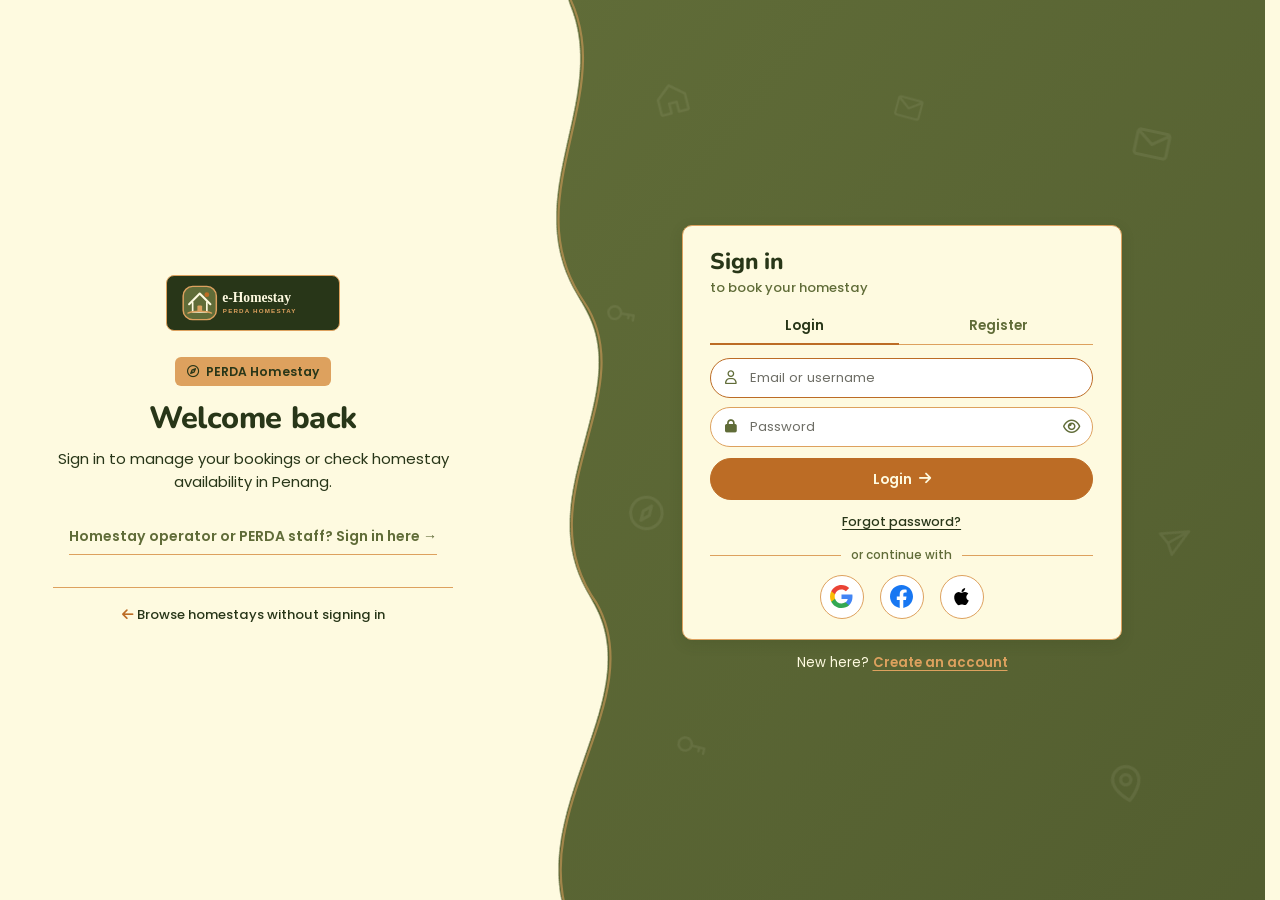
<file: login.html>
<!DOCTYPE html>
<html lang="en">
<head>
  <meta charset="UTF-8">
  <meta name="viewport" content="width=device-width, initial-scale=1.0">
  <title>Sign In | e-Homestay PERDA</title>
  <!-- Google Fonts (Strictly 2 fonts: Nunito friendly rounded sans for headings, Poppins clean sans for body) -->
  <link rel="preconnect" href="https://fonts.googleapis.com">
  <link rel="preconnect" href="https://fonts.gstatic.com" crossorigin>
  <link href="https://fonts.googleapis.com/css2?family=Nunito:wght@600;700;800&family=Poppins:wght@400;500;600&display=swap" rel="stylesheet">
  <!-- Bootstrap 5 CSS -->
  <link href="https://cdn.jsdelivr.net/npm/bootstrap@5.3.3/dist/css/bootstrap.min.css" rel="stylesheet">
  <!-- FontAwesome 6 Line Icons -->
  <link rel="stylesheet" href="https://cdnjs.cloudflare.com/ajax/libs/font-awesome/6.5.2/css/all.min.css">
  <!-- Custom Stylesheets -->
  <link rel="stylesheet" href="css/main.css">
  <link rel="stylesheet" href="css/login.css">
</head>
<body class="login-body">

  <!-- ========================================================================
       SPLIT-SCREEN LOGIN STAGE
       - Final Guest Layout (#guest): Cream Welcome on LEFT | Dark Fluid Card on RIGHT
       - Final Staff Layout (#staff): Dark Fluid Card on LEFT | Cream Welcome on RIGHT
       - Transition: 3-Phase GSAP Flood -> Hold & Hidden Swap -> Cream Return with
         Gooey SVG Droplets & Settle.
       ======================================================================== -->
  <main id="loginStage" class="login-split-stage" data-mode="user">

    <!-- ======================================================================
         FULL-SCREEN SVG FLUID & CREAM LAYERS WITH GOOEY DROPLET FILTER
         All colours come strictly from CSS variables in login.css (no hard-coded hex).
         ====================================================================== -->
    <div id="fluidCanvasStage" class="fluid-canvas-stage" aria-hidden="true">

      <!-- LAYER 1: Full-Screen Dark Fluid Layer -->
      <svg
        id="darkFluidSvg"
        class="fullscreen-fluid-svg dark-fluid-svg"
        viewBox="0 0 1000 1000"
        preserveAspectRatio="none"
        xmlns="http://www.w3.org/2000/svg"
      >
        <defs>
          <!-- Subtle tonal gradient using CSS variables from :root -->
          <linearGradient id="fluidUserGradient" x1="0%" y1="0%" x2="100%" y2="100%">
            <stop offset="0%" class="grad-stop-user-start" />
            <stop offset="100%" class="grad-stop-user-end" />
          </linearGradient>
          <linearGradient id="fluidStaffGradient" x1="0%" y1="0%" x2="100%" y2="100%">
            <stop offset="0%" class="grad-stop-staff-start" />
            <stop offset="100%" class="grad-stop-staff-end" />
          </linearGradient>

          <!-- SVG Gooey Filter: stretches & merges droplets into the main fluid edge -->
          <filter id="gooeyLiquidFilter" x="-15%" y="-15%" width="130%" height="130%" color-interpolation-filters="sRGB">
            <feGaussianBlur in="SourceGraphic" stdDeviation="11" result="blur" />
            <feColorMatrix
              in="blur"
              mode="matrix"
              values="1 0 0 0 0  0 1 0 0 0  0 0 1 0 0  0 0 0 22 -9"
              result="goo"
            />
            <feComposite in="SourceGraphic" in2="goo" operator="atop" />
          </filter>

          <!-- ClipPath referencing the exact same animated dark fluid path (#darkFluidMainPath) -->
          <clipPath id="darkFluidClipPath">
            <use href="#darkFluidMainPath" />
          </clipPath>

          <!-- Line-Art Icon Symbols (house, envelope, key, location pin, compass, paper plane) -->
          <symbol id="icon-house" viewBox="0 0 24 24">
            <path d="M3 10.5L12 3l9 7.5V20a1 1 0 0 1-1 1h-5.5v-6.5h-5V21H4a1 1 0 0 1-1-1v-9.5Z" />
          </symbol>
          <symbol id="icon-envelope" viewBox="0 0 24 24">
            <path d="M3 6.5A1.5 1.5 0 0 1 4.5 5h15A1.5 1.5 0 0 1 21 6.5v11a1.5 1.5 0 0 1-1.5 1.5h-15A1.5 1.5 0 0 1 3 17.5v-11ZM3.5 6l8.5 6.25L20.5 6" />
          </symbol>
          <symbol id="icon-key" viewBox="0 0 24 24">
            <path d="M7.5 15.5a4.5 4.5 0 1 1 0-9 4.5 4.5 0 0 1 0 9ZM12 11h9v3.5M17.5 11v2.5" />
          </symbol>
          <symbol id="icon-location-pin" viewBox="0 0 24 24">
            <path d="M12 21.5s-7-5.75-7-11.25a7 7 0 1 1 14 0c0 5.5-7 11.25-7 11.25ZM12 13a2.75 2.75 0 1 0 0-5.5 2.75 2.75 0 0 0 0 5.5Z" />
          </symbol>
          <symbol id="icon-compass" viewBox="0 0 24 24">
            <path d="M12 21a9 9 0 1 0 0-18 9 9 0 0 0 0 18ZM15.5 8.5l-2.1 5.1-5.1 2.1 2.1-5.1 5.1-2.1Z" />
          </symbol>
          <symbol id="icon-paper-plane" viewBox="0 0 24 24">
            <path d="M21.5 3.5L10.5 14.5M21.5 3.5l-6.5 17.5-4.5-6.5-6.5-4.5 17.5-6.5Z" />
          </symbol>
        </defs>

        <!-- Gooey group holding the main dark fluid shape (goo filter applies ONLY to fluid edge) -->
        <g filter="url(#gooeyLiquidFilter)">
          <path id="darkFluidMainPath" class="dark-fluid-path" d=""></path>
        </g>

        <!-- Full-screen floating line-art icons group:
             - Placed ABOVE dark green fill (#darkFluidMainPath) and BELOW the form card
             - Clipped by #darkFluidClipPath (referencing #darkFluidMainPath)
             - Outside #gooeyLiquidFilter so icons stay crisp and unblurred -->
        <g id="fluidIconsClipWrapper" clip-path="url(#darkFluidClipPath)">
          <g id="fluidFloatingIconsGroup" class="fluid-floating-icons-group"></g>
        </g>
      </svg>

      <!-- LAYER 2: Full-Screen Cream Fluid Layer + Trailing Green Fluid Droplets -->
      <svg
        id="creamFluidSvg"
        class="fullscreen-fluid-svg cream-fluid-svg"
        viewBox="0 0 1000 1000"
        preserveAspectRatio="none"
        xmlns="http://www.w3.org/2000/svg"
      >
        <defs>
          <clipPath id="creamFluidClipPath">
            <use href="#creamFluidMainPath" />
          </clipPath>
        </defs>

        <!-- Advancing Cream wave path (no cream droplets) -->
        <g id="creamGooGroup">
          <path id="creamFluidMainPath" class="cream-fluid-path" d=""></path>
        </g>

        <!-- Gooey group for trailing Green fluid blobs that break off inside the Cream zone & merge back -->
        <g id="darkBlobsClipWrapper" clip-path="url(#creamFluidClipPath)">
          <g id="darkBlobsGooGroup" filter="url(#gooeyLiquidFilter)">
            <path id="darkBridgePath" class="dark-fluid-path" d=""></path>
            <g id="darkTrailingBlobsGroup"></g>
          </g>
        </g>

        <!-- Crisp sand accent stroke along the active wave boundary -->
        <path id="waveBoundaryStrokePath" class="wave-boundary-stroke" d=""></path>
      </svg>

    </div><!-- /#fluidCanvasStage -->

    <!-- 1. OFF-WHITE CREAM PANEL (Desktop & Tablet):
         Centered horizontally & vertically inside the USABLE cream area -->
    <section id="welcomePanel" class="login-welcome-panel" aria-label="Welcome and Role Switch">
      <div id="welcomeContentInner" class="welcome-content-inner">
        <!-- Brand Logo (Centered) -->
        <a href="index.html" class="welcome-logo-link" title="Back to e-Homestay PERDA home page">
          <span class="welcome-logo-badge">
            <img src="images/logo.svg" alt="e-Homestay PERDA Logo">
          </span>
        </a>

        <!-- Badge (Centered) -->
        <div class="welcome-badge-wrap">
          <span id="welcomeModePill" class="welcome-mode-pill">
            <i class="fa-regular fa-compass"></i> PERDA Homestay
          </span>
        </div>

        <!-- Short, Specific Welcome Heading (Centered) -->
        <h1 id="welcomeHeading" class="welcome-heading">Welcome back</h1>

        <!-- Specific Supporting Copy (Centered) -->
        <p id="welcomeSubtext" class="welcome-subtext">
          Sign in to manage your bookings or check homestay availability in Penang.
        </p>

        <!-- Quiet Side-Switch Text Link (Centered) -->
        <div class="welcome-switch-wrap">
          <button type="button" id="sideSwitchBtn" class="side-switch-link">
            Homestay operator or PERDA staff? Sign in here &rarr;
          </button>
        </div>

        <!-- Centered Divider Line & Return to Home Link -->
        <div class="welcome-home-return">
          <a href="index.html" class="welcome-return-anchor">
            <i class="fa-solid fa-arrow-left me-1"></i> Browse homestays without signing in
          </a>
        </div>
      </div>
    </section>

    <!-- 2. COLOURED FLUID PANEL: Form Card -->
    <section id="fluidPanel" class="login-fluid-panel" aria-label="Sign In and Registration Panel">

      <!-- Form Card Wrapper -->
      <div id="fluidFormWrapper" class="fluid-form-wrapper">

        <!-- Mobile-Only (< 768px) Centered Welcome Header Above the Card -->
        <header id="mobileWelcomeHeader" class="mobile-welcome-header">
          <a href="index.html" class="mobile-logo-link">
            <img src="images/logo.svg" alt="e-Homestay PERDA">
          </a>
          <h1 id="mobileWelcomeHeading" class="mobile-welcome-title">Welcome back</h1>
          <p id="mobileWelcomeSubtext" class="mobile-welcome-sub">
            Sign in to manage your bookings.
          </p>
        </header>

        <!-- Flat Off-White Form Card (Sized to fit 768px laptop screen without scrolling) -->
        <div id="loginFormCard" class="login-form-card">

          <!-- STAFF ONLY: Segmented Role Toggle ("Operator" | "Admin") -->
          <div id="staffSegmentedToggle" class="staff-segmented-toggle" role="radiogroup" aria-label="Staff Role" hidden>
            <div id="staffSegmentThumb" class="staff-segment-thumb" aria-hidden="true"></div>
            <button
              type="button"
              id="staffRoleOperatorBtn"
              class="staff-segment-btn active"
              role="radio"
              aria-checked="true"
              data-staff-role="operator"
            >
              <i class="fa-solid fa-house-user me-1"></i> Operator
            </button>
            <button
              type="button"
              id="staffRoleAdminBtn"
              class="staff-segment-btn"
              role="radio"
              aria-checked="false"
              data-staff-role="admin"
            >
              <i class="fa-solid fa-user-shield me-1"></i> Admin
            </button>
          </div>

          <!-- Card Heading & Subheading -->
          <div class="card-header-block">
            <h2 id="formCardHeading" class="form-card-heading">Sign in</h2>
            <p id="formCardSubheading" class="form-card-subheading">to book your homestay</p>
          </div>

          <!-- "Login" and "Register" Tabs (Shown for Guest and Operator; Hidden for Admin) -->
          <div id="authModeTabs" class="auth-mode-tabs" role="tablist" aria-label="Sign in or Register">
            <button
              type="button"
              id="tabBtnLogin"
              class="auth-tab-btn active"
              role="tab"
              aria-selected="true"
              data-auth-tab="login"
            >
              Login
            </button>
            <button
              type="button"
              id="tabBtnRegister"
              class="auth-tab-btn"
              role="tab"
              aria-selected="false"
              data-auth-tab="register"
            >
              Register
            </button>
          </div>

          <!-- Card-Level Error / Status Banner -->
          <div id="loginFeedbackAlert" class="login-feedback-alert" role="alert" aria-live="assertive">
            <i id="loginFeedbackIcon" class="fa-solid fa-circle-exclamation mt-1"></i>
            <div id="loginFeedbackText">Invalid login credentials.</div>
          </div>

          <!-- Smooth Height-Transition Viewport Holding the 5 Role/Action Form Panes -->
          <div id="cardDynamicViewport" class="card-dynamic-viewport">

            <!-- ==============================================================
                 PANE 1: GUEST LOGIN -> Includes Social Login ("or continue with")
                 ============================================================== -->
            <form
              id="guestLoginForm"
              class="auth-form-pane is-active-pane"
              action="/login"
              method="POST"
              data-pane="guest-login"
              novalidate
            >
              <input type="hidden" name="login_role" value="tourist">

              <div class="field-block">
                <label for="guestLoginIdentity" class="visually-hidden">Email or Username</label>
                <div class="pill-input-group">
                  <i class="fa-regular fa-user pill-input-icon" aria-hidden="true"></i>
                  <input
                    type="text"
                    id="guestLoginIdentity"
                    name="email"
                    class="pill-input-control"
                    placeholder="Email or username"
                    autocomplete="username"
                    required
                  >
                </div>
                <div class="field-error-msg" id="guestLoginIdentityError" role="alert"></div>
              </div>

              <div class="field-block">
                <label for="guestLoginPassword" class="visually-hidden">Password</label>
                <div class="pill-input-group">
                  <i class="fa-solid fa-lock pill-input-icon" aria-hidden="true"></i>
                  <input
                    type="password"
                    id="guestLoginPassword"
                    name="password"
                    class="pill-input-control"
                    placeholder="Password"
                    autocomplete="current-password"
                    required
                  >
                  <button
                    type="button"
                    class="pill-password-toggle"
                    data-target="guestLoginPassword"
                    aria-label="Show password"
                    title="Show or hide password"
                  >
                    <i class="fa-regular fa-eye"></i>
                  </button>
                </div>
                <div class="field-error-msg" id="guestLoginPasswordError" role="alert"></div>
              </div>

              <button type="submit" class="login-submit-btn">
                <span>Login</span>
                <i class="fa-solid fa-arrow-right"></i>
              </button>

              <div class="forgot-link-wrap">
                <a
                  href="#forgotPasswordModal"
                  data-bs-toggle="modal"
                  data-bs-target="#forgotPasswordModal"
                  class="forgot-password-link"
                >
                  Forgot password?
                </a>
              </div>

              <!-- GUEST ONLY: Social Login ("or continue with") -->
              <div class="social-auth-section">
                <div class="social-auth-divider">
                  <span>or continue with</span>
                </div>
                <div class="social-auth-grid">
                  <!-- Google -->
                  <a href="/auth/google" class="social-auth-btn" data-social-provider="Google" aria-label="Continue with Google" title="Continue with Google">
                    <svg class="social-brand-svg" viewBox="0 0 24 24" aria-hidden="true">
                      <path class="svg-google-blue" d="M23.49 12.27c0-.79-.07-1.54-.19-2.27H12v4.51h6.47c-.29 1.48-1.14 2.73-2.4 3.58v3h3.86c2.26-2.09 3.56-5.17 3.56-8.82z"/>
                      <path class="svg-google-green" d="M12 24c3.24 0 5.95-1.08 7.93-2.91l-3.86-3c-1.08.72-2.45 1.16-4.07 1.16-3.13 0-5.78-2.11-6.73-4.96H1.29v3.09C3.26 21.3 7.31 24 12 24z"/>
                      <path class="svg-google-yellow" d="M5.27 14.29c-.25-.72-.38-1.49-.38-2.29s.14-1.57.38-2.29V6.62H1.29C.47 8.24 0 10.06 0 12s.47 3.76 1.29 5.38l3.98-3.09z"/>
                      <path class="svg-google-red" d="M12 4.75c1.77 0 3.35.61 4.6 1.8l3.42-3.42C17.95 1.19 15.24 0 12 0 7.31 0 3.26 2.7 1.29 6.62l3.98 3.09c.95-2.85 3.6-4.96 6.73-4.96z"/>
                    </svg>
                  </a>
                  <!-- Facebook -->
                  <a href="/auth/facebook" class="social-auth-btn" data-social-provider="Facebook" aria-label="Continue with Facebook" title="Continue with Facebook">
                    <svg class="social-brand-svg" viewBox="0 0 24 24" aria-hidden="true">
                      <path class="svg-facebook-blue" d="M24 12.073c0-6.627-5.373-12-12-12s-12 5.373-12 12c0 5.99 4.388 10.954 10.125 11.854v-8.385H7.078v-3.47h3.047V9.43c0-3.007 1.792-4.669 4.533-4.669 1.312 0 2.686.235 2.686.235v2.953H15.83c-1.491 0-1.956.925-1.956 1.874v2.25h3.328l-.532 3.47h-2.796v8.385C19.612 23.027 24 18.062 24 12.073z"/>
                    </svg>
                  </a>
                  <!-- Apple -->
                  <a href="/auth/apple" class="social-auth-btn" data-social-provider="Apple" aria-label="Continue with Apple" title="Continue with Apple">
                    <svg class="social-brand-svg" viewBox="0 0 24 24" aria-hidden="true">
                      <path class="svg-apple-black" d="M17.05 20.28c-.98.95-2.05.8-3.08.35-1.09-.46-2.09-.48-3.24 0-1.44.62-2.2.44-3.06-.35C2.79 15.25 3.51 7.59 9.05 7.31c1.35.07 2.29.74 3.08.8 1.18-.24 2.31-.93 3.57-.84 1.51.12 2.65.72 3.4 1.8-3.12 1.87-2.38 5.98.48 7.13-.57 1.5-1.31 2.99-2.53 4.08zM12.03 7.25c-.15-2.23 1.66-4.07 3.74-4.25.29 2.58-2.34 4.5-3.74 4.25z"/>
                    </svg>
                  </a>
                </div>
              </div>
            </form>

            <!-- ==============================================================
                 PANE 2: GUEST REGISTER -> Includes Social Login ("or sign up with")
                 ============================================================== -->
            <form
              id="guestRegisterForm"
              class="auth-form-pane"
              action="/register-tourist"
              method="POST"
              data-pane="guest-register"
              hidden
              novalidate
            >
              <div class="optional-booking-note">
                <i class="fa-regular fa-bell me-1"></i>
                <span>You can also <a href="booking.html">book without an account</a>.</span>
              </div>

              <div class="field-block">
                <label for="guestRegName" class="visually-hidden">Full Name</label>
                <div class="pill-input-group">
                  <i class="fa-regular fa-user pill-input-icon" aria-hidden="true"></i>
                  <input
                    type="text"
                    id="guestRegName"
                    name="name"
                    class="pill-input-control"
                    placeholder="Full name"
                    autocomplete="name"
                    required
                  >
                </div>
                <div class="field-error-msg" id="guestRegNameError" role="alert"></div>
              </div>

              <div class="row g-2">
                <div class="col-sm-7">
                  <div class="field-block">
                    <label for="guestRegEmail" class="visually-hidden">Email Address</label>
                    <div class="pill-input-group">
                      <i class="fa-regular fa-envelope pill-input-icon" aria-hidden="true"></i>
                      <input
                        type="email"
                        id="guestRegEmail"
                        name="email"
                        class="pill-input-control"
                        placeholder="Email address"
                        autocomplete="email"
                        required
                      >
                    </div>
                    <div class="field-error-msg" id="guestRegEmailError" role="alert"></div>
                  </div>
                </div>
                <div class="col-sm-5">
                  <div class="field-block">
                    <label for="guestRegPhone" class="visually-hidden">Phone Number</label>
                    <div class="pill-input-group">
                      <i class="fa-solid fa-phone pill-input-icon" aria-hidden="true"></i>
                      <input
                        type="tel"
                        id="guestRegPhone"
                        name="phone"
                        class="pill-input-control"
                        placeholder="Phone number"
                        autocomplete="tel"
                        required
                      >
                    </div>
                    <div class="field-error-msg" id="guestRegPhoneError" role="alert"></div>
                  </div>
                </div>
              </div>

              <div class="row g-2">
                <div class="col-sm-6">
                  <div class="field-block">
                    <label for="guestRegPassword" class="visually-hidden">Password</label>
                    <div class="pill-input-group">
                      <i class="fa-solid fa-lock pill-input-icon" aria-hidden="true"></i>
                      <input
                        type="password"
                        id="guestRegPassword"
                        name="password"
                        class="pill-input-control"
                        placeholder="Password"
                        autocomplete="new-password"
                        required
                      >
                      <button
                        type="button"
                        class="pill-password-toggle"
                        data-target="guestRegPassword"
                        aria-label="Show password"
                      >
                        <i class="fa-regular fa-eye"></i>
                      </button>
                    </div>
                    <div class="field-error-msg" id="guestRegPasswordError" role="alert"></div>
                  </div>
                </div>
                <div class="col-sm-6">
                  <div class="field-block">
                    <label for="guestRegConfirmPassword" class="visually-hidden">Confirm Password</label>
                    <div class="pill-input-group">
                      <i class="fa-solid fa-lock pill-input-icon" aria-hidden="true"></i>
                      <input
                        type="password"
                        id="guestRegConfirmPassword"
                        name="password_confirmation"
                        class="pill-input-control"
                        placeholder="Confirm"
                        autocomplete="new-password"
                        required
                      >
                      <button
                        type="button"
                        class="pill-password-toggle"
                        data-target="guestRegConfirmPassword"
                        aria-label="Show confirm password"
                      >
                        <i class="fa-regular fa-eye"></i>
                      </button>
                    </div>
                    <div class="field-error-msg" id="guestRegConfirmPasswordError" role="alert"></div>
                  </div>
                </div>
              </div>

              <div class="field-block mb-1">
                <div class="form-check custom-perda-check">
                  <input
                    class="form-check-input"
                    type="checkbox"
                    id="guestRegTerms"
                    name="terms"
                    required
                  >
                  <label class="form-check-label small" for="guestRegTerms">
                    I agree to the PERDA Homestay booking terms and email updates
                  </label>
                </div>
                <div class="field-error-msg" id="guestRegTermsError" role="alert"></div>
              </div>

              <button type="submit" class="login-submit-btn">
                <span>Create account</span>
                <i class="fa-solid fa-arrow-right"></i>
              </button>

              <!-- GUEST ONLY: Social Sign Up ("or sign up with") -->
              <div class="social-auth-section">
                <div class="social-auth-divider">
                  <span>or sign up with</span>
                </div>
                <div class="social-auth-grid">
                  <!-- Google -->
                  <a href="/auth/google" class="social-auth-btn" data-social-provider="Google" aria-label="Continue with Google" title="Continue with Google">
                    <svg class="social-brand-svg" viewBox="0 0 24 24" aria-hidden="true">
                      <path class="svg-google-blue" d="M23.49 12.27c0-.79-.07-1.54-.19-2.27H12v4.51h6.47c-.29 1.48-1.14 2.73-2.4 3.58v3h3.86c2.26-2.09 3.56-5.17 3.56-8.82z"/>
                      <path class="svg-google-green" d="M12 24c3.24 0 5.95-1.08 7.93-2.91l-3.86-3c-1.08.72-2.45 1.16-4.07 1.16-3.13 0-5.78-2.11-6.73-4.96H1.29v3.09C3.26 21.3 7.31 24 12 24z"/>
                      <path class="svg-google-yellow" d="M5.27 14.29c-.25-.72-.38-1.49-.38-2.29s.14-1.57.38-2.29V6.62H1.29C.47 8.24 0 10.06 0 12s.47 3.76 1.29 5.38l3.98-3.09z"/>
                      <path class="svg-google-red" d="M12 4.75c1.77 0 3.35.61 4.6 1.8l3.42-3.42C17.95 1.19 15.24 0 12 0 7.31 0 3.26 2.7 1.29 6.62l3.98 3.09c.95-2.85 3.6-4.96 6.73-4.96z"/>
                    </svg>
                  </a>
                  <!-- Facebook -->
                  <a href="/auth/facebook" class="social-auth-btn" data-social-provider="Facebook" aria-label="Continue with Facebook" title="Continue with Facebook">
                    <svg class="social-brand-svg" viewBox="0 0 24 24" aria-hidden="true">
                      <path class="svg-facebook-blue" d="M24 12.073c0-6.627-5.373-12-12-12s-12 5.373-12 12c0 5.99 4.388 10.954 10.125 11.854v-8.385H7.078v-3.47h3.047V9.43c0-3.007 1.792-4.669 4.533-4.669 1.312 0 2.686.235 2.686.235v2.953H15.83c-1.491 0-1.956.925-1.956 1.874v2.25h3.328l-.532 3.47h-2.796v8.385C19.612 23.027 24 18.062 24 12.073z"/>
                    </svg>
                  </a>
                  <!-- Apple -->
                  <a href="/auth/apple" class="social-auth-btn" data-social-provider="Apple" aria-label="Continue with Apple" title="Continue with Apple">
                    <svg class="social-brand-svg" viewBox="0 0 24 24" aria-hidden="true">
                      <path class="svg-apple-black" d="M17.05 20.28c-.98.95-2.05.8-3.08.35-1.09-.46-2.09-.48-3.24 0-1.44.62-2.2.44-3.06-.35C2.79 15.25 3.51 7.59 9.05 7.31c1.35.07 2.29.74 3.08.8 1.18-.24 2.31-.93 3.57-.84 1.51.12 2.65.72 3.4 1.8-3.12 1.87-2.38 5.98.48 7.13-.57 1.5-1.31 2.99-2.53 4.08zM12.03 7.25c-.15-2.23 1.66-4.07 3.74-4.25.29 2.58-2.34 4.5-3.74 4.25z"/>
                    </svg>
                  </a>
                </div>
              </div>
            </form>

            <!-- ==============================================================
                 PANE 3: OPERATOR LOGIN (Email & Password ONLY — No Social Login)
                 ============================================================== -->
            <form
              id="operatorLoginForm"
              class="auth-form-pane"
              action="/login"
              method="POST"
              data-pane="operator-login"
              hidden
              novalidate
            >
              <input type="hidden" name="login_role" value="operator">

              <div class="field-block">
                <label for="operatorLoginIdentity" class="visually-hidden">Operator Email or Username</label>
                <div class="pill-input-group">
                  <i class="fa-regular fa-user pill-input-icon" aria-hidden="true"></i>
                  <input
                    type="text"
                    id="operatorLoginIdentity"
                    name="email"
                    class="pill-input-control"
                    placeholder="operator@homestayperda.my"
                    autocomplete="username"
                    required
                  >
                </div>
                <div class="field-error-msg" id="operatorLoginIdentityError" role="alert"></div>
              </div>

              <div class="field-block">
                <label for="operatorLoginPassword" class="visually-hidden">Password</label>
                <div class="pill-input-group">
                  <i class="fa-solid fa-lock pill-input-icon" aria-hidden="true"></i>
                  <input
                    type="password"
                    id="operatorLoginPassword"
                    name="password"
                    class="pill-input-control"
                    placeholder="Password"
                    autocomplete="current-password"
                    required
                  >
                  <button
                    type="button"
                    class="pill-password-toggle"
                    data-target="operatorLoginPassword"
                    aria-label="Show password"
                  >
                    <i class="fa-regular fa-eye"></i>
                  </button>
                </div>
                <div class="field-error-msg" id="operatorLoginPasswordError" role="alert"></div>
              </div>

              <button type="submit" class="login-submit-btn">
                <span>Login</span>
                <i class="fa-solid fa-arrow-right"></i>
              </button>

              <div class="forgot-link-wrap">
                <a
                  href="#forgotPasswordModal"
                  data-bs-toggle="modal"
                  data-bs-target="#forgotPasswordModal"
                  class="forgot-password-link"
                >
                  Forgot password?
                </a>
              </div>

              <div class="staff-demo-helper">
                <div class="demo-helper-label">Sample operator accounts:</div>
                <div class="d-flex flex-wrap gap-1">
                  <button
                    type="button"
                    class="demo-chip-btn"
                    onclick="fillOperatorDemo('operator@homestayperda.my', 'Operator2026!')"
                  >
                    Pak Ngah (Villa Bendang)
                  </button>
                  <button
                    type="button"
                    class="demo-chip-btn"
                    onclick="fillOperatorDemo('hajah.rohana@homestayperda.my', 'Operator2026!')"
                  >
                    Hajah Rohana (Sg. Semilang)
                  </button>
                </div>
              </div>
            </form>

            <!-- ==============================================================
                 PANE 4: OPERATOR REGISTER (No Social Login)
                 ============================================================== -->
            <form
              id="operatorRegisterForm"
              class="auth-form-pane"
              action="/login"
              method="POST"
              data-pane="operator-register"
              hidden
              novalidate
            >
              <div class="field-block">
                <label for="opRegOwnerName" class="visually-hidden">Owner Full Name</label>
                <div class="pill-input-group">
                  <i class="fa-regular fa-user pill-input-icon" aria-hidden="true"></i>
                  <input
                    type="text"
                    id="opRegOwnerName"
                    name="owner_name"
                    class="pill-input-control"
                    placeholder="Owner full name"
                    autocomplete="name"
                    required
                  >
                </div>
                <div class="field-error-msg" id="opRegOwnerNameError" role="alert"></div>
              </div>

              <div class="row g-2">
                <div class="col-sm-7">
                  <div class="field-block">
                    <label for="opRegHomestayName" class="visually-hidden">Homestay Name</label>
                    <div class="pill-input-group">
                      <i class="fa-solid fa-house pill-input-icon" aria-hidden="true"></i>
                      <input
                        type="text"
                        id="opRegHomestayName"
                        name="homestay_name"
                        class="pill-input-control"
                        placeholder="Homestay name"
                        required
                      >
                    </div>
                    <div class="field-error-msg" id="opRegHomestayNameError" role="alert"></div>
                  </div>
                </div>
                <div class="col-sm-5">
                  <div class="field-block">
                    <label for="opRegDistrict" class="visually-hidden">District</label>
                    <div class="pill-input-group">
                      <i class="fa-solid fa-location-dot pill-input-icon" aria-hidden="true"></i>
                      <select
                        id="opRegDistrict"
                        name="district"
                        class="pill-input-control pill-select-control"
                        required
                      >
                        <option value="">District...</option>
                        <option value="Kepala Batas">Kepala Batas</option>
                        <option value="Kubang Semang">Kubang Semang</option>
                        <option value="Balik Pulau">Balik Pulau</option>
                        <option value="Sungai Acheh">Sungai Acheh</option>
                        <option value="Penaga">Penaga</option>
                        <option value="Teluk Bahang">Teluk Bahang</option>
                      </select>
                    </div>
                    <div class="field-error-msg" id="opRegDistrictError" role="alert"></div>
                  </div>
                </div>
              </div>

              <div class="row g-2">
                <div class="col-sm-5">
                  <div class="field-block">
                    <label for="opRegPhone" class="visually-hidden">Phone Number</label>
                    <div class="pill-input-group">
                      <i class="fa-solid fa-phone pill-input-icon" aria-hidden="true"></i>
                      <input
                        type="tel"
                        id="opRegPhone"
                        name="phone"
                        class="pill-input-control"
                        placeholder="Phone number"
                        autocomplete="tel"
                        required
                      >
                    </div>
                    <div class="field-error-msg" id="opRegPhoneError" role="alert"></div>
                  </div>
                </div>
                <div class="col-sm-7">
                  <div class="field-block">
                    <label for="opRegEmail" class="visually-hidden">Email Address</label>
                    <div class="pill-input-group">
                      <i class="fa-regular fa-envelope pill-input-icon" aria-hidden="true"></i>
                      <input
                        type="email"
                        id="opRegEmail"
                        name="email"
                        class="pill-input-control"
                        placeholder="Email address"
                        autocomplete="email"
                        required
                      >
                    </div>
                    <div class="field-error-msg" id="opRegEmailError" role="alert"></div>
                  </div>
                </div>
              </div>

              <div class="row g-2">
                <div class="col-sm-6">
                  <div class="field-block">
                    <label for="opRegPassword" class="visually-hidden">Password</label>
                    <div class="pill-input-group">
                      <i class="fa-solid fa-lock pill-input-icon" aria-hidden="true"></i>
                      <input
                        type="password"
                        id="opRegPassword"
                        name="password"
                        class="pill-input-control"
                        placeholder="Password"
                        autocomplete="new-password"
                        required
                      >
                      <button
                        type="button"
                        class="pill-password-toggle"
                        data-target="opRegPassword"
                        aria-label="Show password"
                      >
                        <i class="fa-regular fa-eye"></i>
                      </button>
                    </div>
                    <div class="field-error-msg" id="opRegPasswordError" role="alert"></div>
                  </div>
                </div>
                <div class="col-sm-6">
                  <div class="field-block">
                    <label for="opRegConfirmPassword" class="visually-hidden">Confirm Password</label>
                    <div class="pill-input-group">
                      <i class="fa-solid fa-lock pill-input-icon" aria-hidden="true"></i>
                      <input
                        type="password"
                        id="opRegConfirmPassword"
                        name="password_confirmation"
                        class="pill-input-control"
                        placeholder="Confirm"
                        autocomplete="new-password"
                        required
                      >
                      <button
                        type="button"
                        class="pill-password-toggle"
                        data-target="opRegConfirmPassword"
                        aria-label="Show confirm password"
                      >
                        <i class="fa-regular fa-eye"></i>
                      </button>
                    </div>
                    <div class="field-error-msg" id="opRegConfirmPasswordError" role="alert"></div>
                  </div>
                </div>
              </div>

              <button type="submit" class="login-submit-btn mt-1">
                <span>Submit registration</span>
                <i class="fa-solid fa-arrow-right"></i>
              </button>
            </form>

            <!-- ==============================================================
                 PANE 5: ADMIN LOGIN ONLY (Email & Password ONLY — No Social Login)
                 ============================================================== -->
            <form
              id="adminLoginForm"
              class="auth-form-pane"
              action="/login"
              method="POST"
              data-pane="admin-login"
              hidden
              novalidate
            >
              <input type="hidden" name="login_role" value="officer">

              <div class="field-block">
                <label for="adminLoginIdentity" class="visually-hidden">Official PERDA Admin Email</label>
                <div class="pill-input-group">
                  <i class="fa-regular fa-envelope pill-input-icon" aria-hidden="true"></i>
                  <input
                    type="text"
                    id="adminLoginIdentity"
                    name="email"
                    class="pill-input-control"
                    placeholder="officer.bpe@perda.gov.my"
                    autocomplete="username"
                    required
                  >
                </div>
                <div class="field-error-msg" id="adminLoginIdentityError" role="alert"></div>
              </div>

              <div class="field-block">
                <label for="adminLoginPassword" class="visually-hidden">Password</label>
                <div class="pill-input-group">
                  <i class="fa-solid fa-lock pill-input-icon" aria-hidden="true"></i>
                  <input
                    type="password"
                    id="adminLoginPassword"
                    name="password"
                    class="pill-input-control"
                    placeholder="Password"
                    autocomplete="current-password"
                    required
                  >
                  <button
                    type="button"
                    class="pill-password-toggle"
                    data-target="adminLoginPassword"
                    aria-label="Show password"
                  >
                    <i class="fa-regular fa-eye"></i>
                  </button>
                </div>
                <div class="field-error-msg" id="adminLoginPasswordError" role="alert"></div>
              </div>

              <button type="submit" class="login-submit-btn">
                <span>Login</span>
                <i class="fa-solid fa-arrow-right"></i>
              </button>

              <div class="forgot-link-wrap">
                <a
                  href="#forgotPasswordModal"
                  data-bs-toggle="modal"
                  data-bs-target="#forgotPasswordModal"
                  class="forgot-password-link"
                >
                  Forgot password?
                </a>
              </div>

              <div class="staff-demo-helper">
                <div class="demo-helper-label">Sample BPE officer accounts:</div>
                <div class="d-flex flex-wrap gap-1">
                  <button
                    type="button"
                    class="demo-chip-btn"
                    onclick="fillAdminDemo('officer.bpe@perda.gov.my', 'PerdaAdmin2026!')"
                  >
                    officer.bpe@perda.gov.my
                  </button>
                  <button
                    type="button"
                    class="demo-chip-btn"
                    onclick="fillAdminDemo('admin.homestay@perda.gov.my', 'PerdaAdmin2026!')"
                  >
                    admin.homestay@perda.gov.my
                  </button>
                </div>
              </div>
            </form>

          </div><!-- /#cardDynamicViewport -->
        </div><!-- /#loginFormCard -->

        <!-- Below the Card Prompt (Hidden in Admin Mode where no Register link is allowed) -->
        <p id="belowCardPrompt" class="below-card-prompt">
          New here?
          <button type="button" id="belowCardSwitchTabBtn">
            Create an account
          </button>
        </p>
      </div>

      <!-- Mobile-Only (< 768px) Fixed Bottom Mode Switch Bar -->
      <div id="mobileBottomSwitchBar" class="mobile-bottom-switch-bar">
        <button type="button" id="mobileSideSwitchBtn" class="mobile-bottom-switch-btn">
          Homestay operator or PERDA staff? Sign in here &rarr;
        </button>
      </div>

    </section>

  </main>

  <!-- ========================================================================
       MODAL: "Forgot password?" Recovery Modal
       ======================================================================== -->
  <div class="modal fade" id="forgotPasswordModal" tabindex="-1" aria-labelledby="forgotPasswordModalLabel" aria-hidden="true">
    <div class="modal-dialog modal-dialog-centered">
      <div class="modal-content forgot-modal-card">
        <div class="modal-header border-0 pb-0">
          <h3 class="h5 modal-title fw-bold" id="forgotPasswordModalLabel">
            <i class="fa-solid fa-key me-2"></i>Reset password
          </h3>
          <button type="button" class="btn-close" data-bs-dismiss="modal" aria-label="Close"></button>
        </div>
        <div class="modal-body pt-2">
          <p class="small mb-3">
            Enter the email address linked to your account and we will send a password reset link.
          </p>
          <form id="forgotPasswordForm" novalidate>
            <div class="mb-3">
              <label for="resetPasswordEmail" class="form-label small fw-semibold">Registered email address</label>
              <input type="email" id="resetPasswordEmail" class="pill-input-control ps-3" placeholder="you@example.com or officer@perda.gov.my" required>
            </div>
            <button type="submit" class="login-submit-btn">
              <span>Send reset link</span>
              <i class="fa-regular fa-paper-plane"></i>
            </button>
            <div id="forgotPasswordFeedback"></div>
          </form>
        </div>
      </div>
    </div>
  </div>

  <!-- Bootstrap 5 JS Bundle -->
  <script src="https://cdn.jsdelivr.net/npm/bootstrap@5.3.3/dist/js/bootstrap.bundle.min.js"></script>
  <!-- GSAP 3 (from cdnjs) for 3-Phase Liquid Flood, Droplets & Settle Timeline -->
  <script src="https://cdnjs.cloudflare.com/ajax/libs/gsap/3.12.5/gsap.min.js"></script>
  <!-- Shared Platform Data & Utilities -->
  <script src="js/main.js"></script>
  <!-- Dedicated Login Page Logic, Validation & GSAP Fluid Flood Animation -->
  <script src="js/login.js"></script>
</body>
</html>
</file>
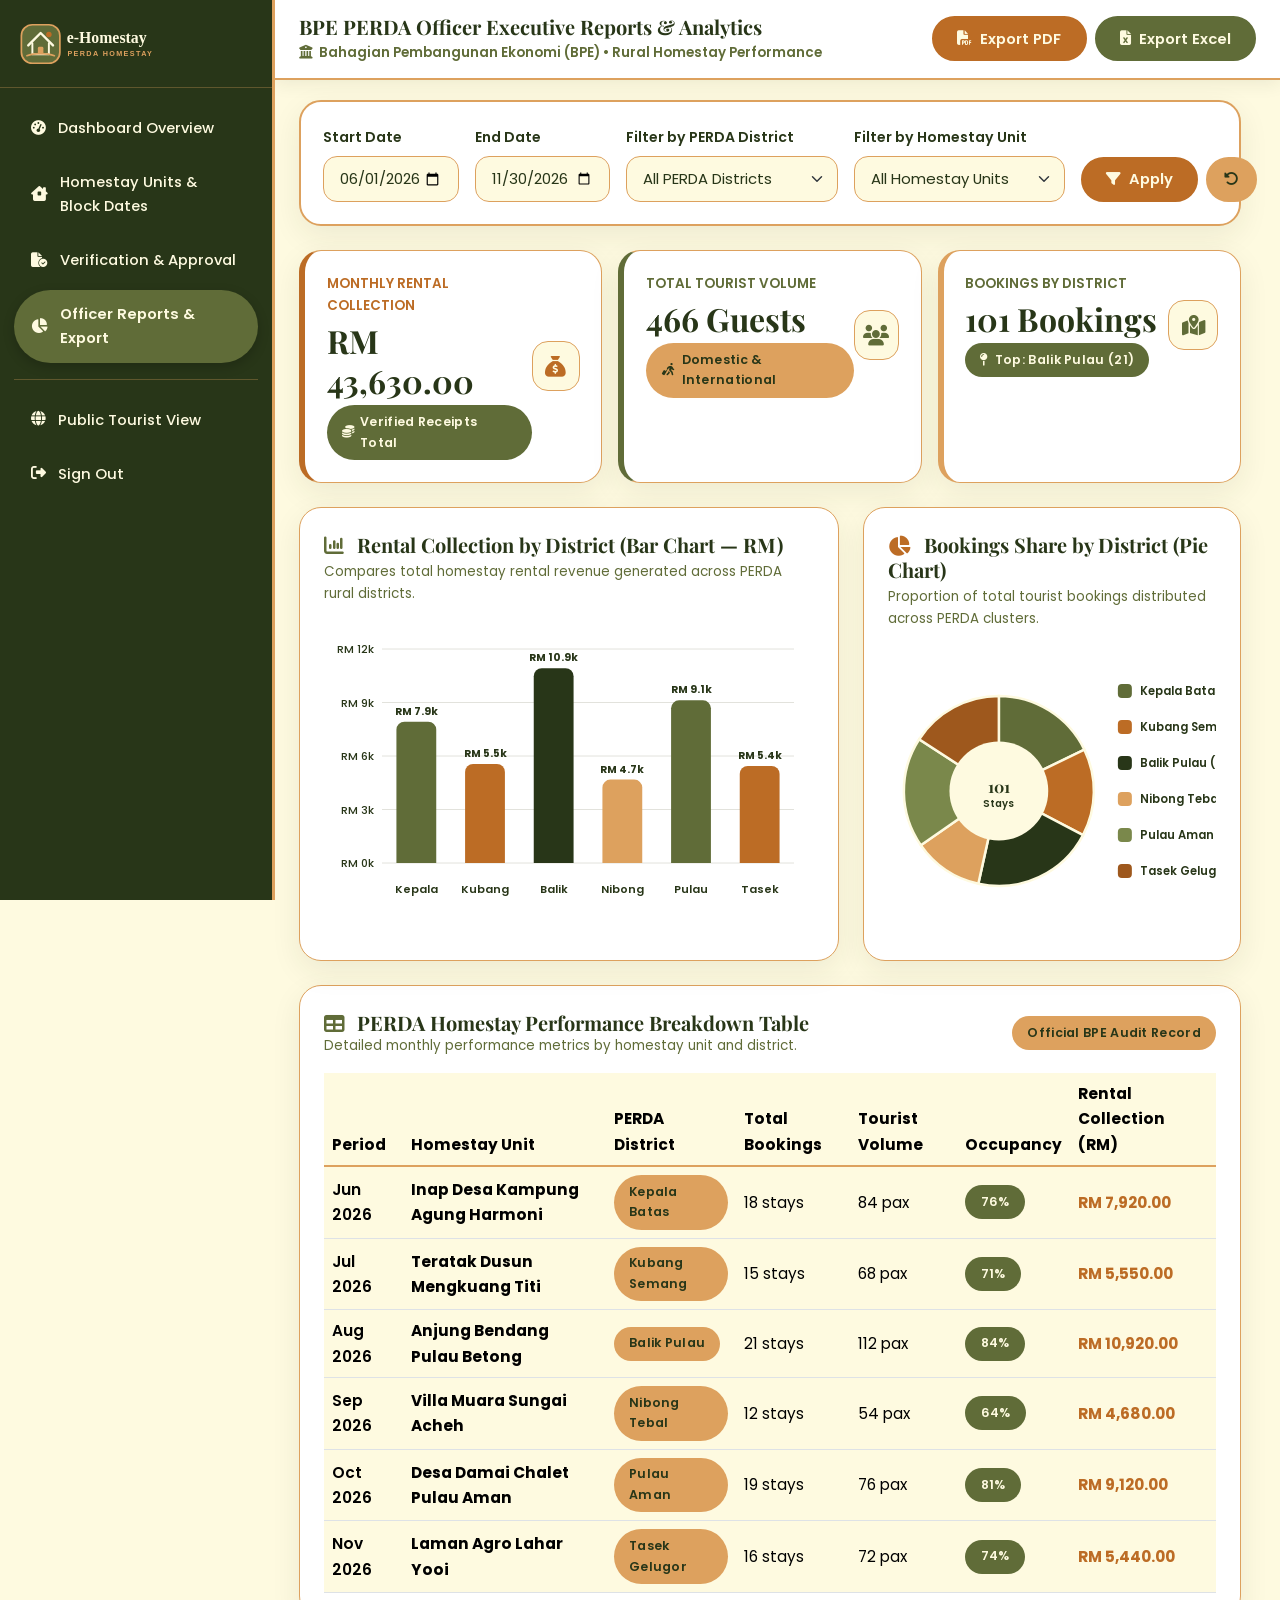
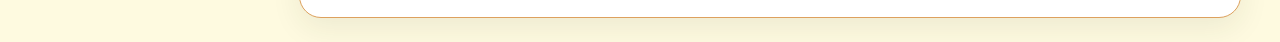
<file: reports.html>
<!DOCTYPE html>
<html lang="en">
<head>
  <meta charset="UTF-8">
  <meta name="viewport" content="width=device-width, initial-scale=1.0">
  <title>BPE PERDA Officer Reports &amp; Analytics — e-Homestay PERDA</title>
  <link rel="preconnect" href="https://fonts.googleapis.com">
  <link rel="preconnect" href="https://fonts.gstatic.com" crossorigin>
  <link href="https://fonts.googleapis.com/css2?family=Playfair+Display:wght@600;700&family=Poppins:wght@400;500;600;700&display=swap" rel="stylesheet">
  <link href="https://cdn.jsdelivr.net/npm/bootstrap@5.3.3/dist/css/bootstrap.min.css" rel="stylesheet">
  <link href="https://cdnjs.cloudflare.com/ajax/libs/font-awesome/6.5.2/css/all.min.css" rel="stylesheet">
  <link rel="stylesheet" href="css/main.css">
  <link rel="stylesheet" href="css/dashboard.css">
  <link rel="stylesheet" href="css/reports.css">
</head>
<body>
  <a href="#mainContent" class="skip-link">Skip to main content</a>

  <div id="sidebarBackdrop" class="sidebar-backdrop"></div>

  <div class="portal-layout">
    <!-- Collapsible Dark Green Sidebar -->
    <aside id="portalSidebar" class="portal-sidebar" aria-label="Portal Sidebar Navigation">
      <div class="sidebar-brand-header">
        <a href="index.html" class="d-flex align-items-center">
          <img src="images/logo.svg" alt="e-Homestay PERDA Logo" style="height: 44px;">
        </a>
        <button type="button" id="sidebarCloseBtn" class="btn btn-sand btn-sm d-lg-none px-2" aria-label="Close sidebar">
          <i class="fa-solid fa-xmark"></i>
        </button>
      </div>

      <ul class="sidebar-nav-list">
        <li class="sidebar-nav-item">
          <a href="dashboard.html" class="sidebar-nav-link">
            <i class="fa-solid fa-gauge-high"></i> Dashboard Overview
          </a>
        </li>
        <li class="sidebar-nav-item">
          <a href="dashboard.html?role=operator" class="sidebar-nav-link">
            <i class="fa-solid fa-house-chimney-window"></i> Homestay Units &amp; Block Dates
          </a>
        </li>
        <li class="sidebar-nav-item">
          <a href="verification.html" class="sidebar-nav-link">
            <i class="fa-solid fa-file-circle-check"></i> Verification &amp; Approval
          </a>
        </li>
        <li class="sidebar-nav-item">
          <a href="reports.html" class="sidebar-nav-link active">
            <i class="fa-solid fa-chart-pie"></i> Officer Reports &amp; Export
          </a>
        </li>
        <li class="sidebar-nav-item mt-3 pt-3 border-top" style="border-color: rgba(221, 161, 94, 0.3) !important;">
          <a href="index.html" class="sidebar-nav-link">
            <i class="fa-solid fa-globe"></i> Public Tourist View
          </a>
        </li>
        <li class="sidebar-nav-item">
          <a href="login.html" class="sidebar-nav-link">
            <i class="fa-solid fa-right-from-bracket"></i> Sign Out
          </a>
        </li>
      </ul>
    </aside>

    <!-- Main Reports Content -->
    <div class="portal-main-content">
      <header class="portal-topbar">
        <div class="d-flex align-items-center gap-2">
          <button type="button" id="sidebarToggleBtn" class="btn btn-olive d-lg-none px-3" aria-label="Open sidebar menu">
            <i class="fa-solid fa-bars"></i>
          </button>
          <div>
            <h1 class="h5 font-heading mb-0">BPE PERDA Officer Executive Reports &amp; Analytics</h1>
            <span class="small fw-semibold" style="color: var(--olive);">
              <i class="fa-solid fa-building-columns me-1"></i> Bahagian Pembangunan Ekonomi (BPE) • Rural Homestay Performance
            </span>
          </div>
        </div>

        <!-- Export Buttons: "Export PDF" & "Export Excel" -->
        <div class="d-flex flex-wrap align-items-center gap-2 no-print">
          <button type="button" id="exportPdfBtn" class="btn btn-cta btn-sm">
            <i class="fa-solid fa-file-pdf"></i> Export PDF
          </button>
          <button type="button" id="exportExcelBtn" class="btn btn-olive btn-sm">
            <i class="fa-solid fa-file-excel"></i> Export Excel
          </button>
        </div>
      </header>

      <main id="mainContent" class="p-3 p-md-4">
        <!-- 1. FILTER BAR: Date Range, District, and Homestay -->
        <div class="report-filter-card mb-4 no-print">
          <form id="reportFilterForm" novalidate>
            <div class="row g-3 align-items-end">
              <div class="col-sm-6 col-lg-2">
                <label for="reportStartDate" class="form-label small">Start Date</label>
                <input type="date" id="reportStartDate" class="form-control" value="2026-06-01">
              </div>
              <div class="col-sm-6 col-lg-2">
                <label for="reportEndDate" class="form-label small">End Date</label>
                <input type="date" id="reportEndDate" class="form-control" value="2026-11-30">
              </div>
              <div class="col-sm-6 col-lg-3">
                <label for="reportDistrictFilter" class="form-label small">Filter by PERDA District</label>
                <select id="reportDistrictFilter" class="form-select">
                  <option value="ALL">All PERDA Districts</option>
                  <option value="Kepala Batas">Kepala Batas (SPU)</option>
                  <option value="Tasek Gelugor">Tasek Gelugor (SPU)</option>
                  <option value="Kubang Semang">Kubang Semang (SPT)</option>
                  <option value="Balik Pulau">Balik Pulau (Barat Daya)</option>
                  <option value="Nibong Tebal">Nibong Tebal (SPS)</option>
                  <option value="Pulau Aman">Pulau Aman (SPS)</option>
                </select>
              </div>
              <div class="col-sm-6 col-lg-3">
                <label for="reportHomestayFilter" class="form-label small">Filter by Homestay Unit</label>
                <select id="reportHomestayFilter" class="form-select">
                  <option value="ALL">All Homestay Units</option>
                  <option value="hs-101">Inap Desa Kampung Agung Harmoni</option>
                  <option value="hs-102">Teratak Dusun Mengkuang Titi</option>
                  <option value="hs-103">Anjung Bendang Pulau Betong</option>
                  <option value="hs-104">Villa Muara Sungai Acheh</option>
                  <option value="hs-105">Desa Damai Chalet Pulau Aman</option>
                  <option value="hs-106">Laman Agro Lahar Yooi</option>
                </select>
              </div>
              <div class="col-12 col-lg-2 d-flex gap-2">
                <button type="submit" class="btn btn-cta w-100">
                  <i class="fa-solid fa-filter"></i> Apply
                </button>
                <button type="button" id="resetReportFilterBtn" class="btn btn-sand px-3" title="Reset Filters" aria-label="Reset report filters">
                  <i class="fa-solid fa-rotate-left"></i>
                </button>
              </div>
            </div>
          </form>
        </div>

        <!-- 2. STATISTICS SUMMARY CARDS: Monthly Rental Collection, Total Tourist Volume, Bookings by District -->
        <div class="row g-3 mb-4">
          <div class="col-md-4">
            <div class="kpi-card kpi-accent">
              <div class="d-flex justify-content-between align-items-center">
                <div>
                  <div class="small fw-semibold text-uppercase" style="color: var(--burnt-orange);">Monthly Rental Collection</div>
                  <div id="statMonthlyCollection" class="h2 font-heading my-1">RM 43,630.00</div>
                  <span class="badge-pill badge-approved"><i class="fa-solid fa-coins"></i> Verified Receipts Total</span>
                </div>
                <div class="kpi-icon-circle" style="color: var(--burnt-orange);"><i class="fa-solid fa-sack-dollar"></i></div>
              </div>
            </div>
          </div>
          <div class="col-md-4">
            <div class="kpi-card">
              <div class="d-flex justify-content-between align-items-center">
                <div>
                  <div class="small fw-semibold text-uppercase" style="color: var(--olive);">Total Tourist Volume</div>
                  <div id="statTouristVolume" class="h2 font-heading my-1">466 Guests</div>
                  <span class="badge-pill badge-pending"><i class="fa-solid fa-person-walking-luggage"></i> Domestic &amp; International</span>
                </div>
                <div class="kpi-icon-circle"><i class="fa-solid fa-users"></i></div>
              </div>
            </div>
          </div>
          <div class="col-md-4">
            <div class="kpi-card kpi-sand">
              <div class="d-flex justify-content-between align-items-center">
                <div>
                  <div class="small fw-semibold text-uppercase" style="color: var(--olive);">Bookings by District</div>
                  <div id="statTotalDistrictBookings" class="h2 font-heading my-1">101 Bookings</div>
                  <span class="badge-pill badge-approved"><i class="fa-solid fa-map-pin"></i> Top: Balik Pulau (21)</span>
                </div>
                <div class="kpi-icon-circle"><i class="fa-solid fa-map-location-dot"></i></div>
              </div>
            </div>
          </div>
        </div>

        <!-- 3. CHARTS: BAR CHART & PIE CHART (Using Exact PERDA Palette Colors) -->
        <div class="row g-4 mb-4">
          <div class="col-lg-7">
            <div class="perda-card p-4 h-100">
              <h2 class="h5 font-heading mb-1">
                <i class="fa-solid fa-chart-column me-2" style="color: var(--olive);"></i>
                Rental Collection by District (Bar Chart — RM)
              </h2>
              <p class="small mb-3" style="color: var(--olive);">
                Compares total homestay rental revenue generated across PERDA rural districts.
              </p>
              <div class="chart-canvas-wrapper">
                <canvas id="reportsBarChartCanvas" aria-label="Rental Collection Bar Chart"></canvas>
              </div>
            </div>
          </div>
          <div class="col-lg-5">
            <div class="perda-card p-4 h-100">
              <h2 class="h5 font-heading mb-1">
                <i class="fa-solid fa-chart-pie me-2" style="color: var(--burnt-orange);"></i>
                Bookings Share by District (Pie Chart)
              </h2>
              <p class="small mb-3" style="color: var(--olive);">
                Proportion of total tourist bookings distributed across PERDA clusters.
              </p>
              <div class="chart-canvas-wrapper">
                <canvas id="reportsPieChartCanvas" aria-label="Bookings Share Pie Chart"></canvas>
              </div>
            </div>
          </div>
        </div>

        <!-- 4. DETAILED REPORT DATA TABLE -->
        <div class="perda-card p-4">
          <div class="d-flex flex-wrap justify-content-between align-items-center gap-2 mb-3">
            <div>
              <h2 class="h5 font-heading mb-0">
                <i class="fa-solid fa-table me-2" style="color: var(--olive);"></i>
                PERDA Homestay Performance Breakdown Table
              </h2>
              <p class="small mb-0" style="color: var(--olive);">
                Detailed monthly performance metrics by homestay unit and district.
              </p>
            </div>
            <span class="badge-pill badge-pending">Official BPE Audit Record</span>
          </div>

          <div class="table-responsive">
            <table class="table align-middle table-mobile-cards mb-0">
              <thead>
                <tr style="border-bottom: 2px solid var(--sand);">
                  <th>Period</th>
                  <th>Homestay Unit</th>
                  <th>PERDA District</th>
                  <th>Total Bookings</th>
                  <th>Tourist Volume</th>
                  <th>Occupancy</th>
                  <th>Rental Collection (RM)</th>
                </tr>
              </thead>
              <tbody id="reportDataTableBody"></tbody>
            </table>
          </div>
        </div>
      </main>
    </div>
  </div>

  <script src="https://cdn.jsdelivr.net/npm/bootstrap@5.3.3/dist/js/bootstrap.bundle.min.js"></script>
  <script src="js/main.js"></script>
  <script src="js/charts.js"></script>
</body>
</html>
</file>
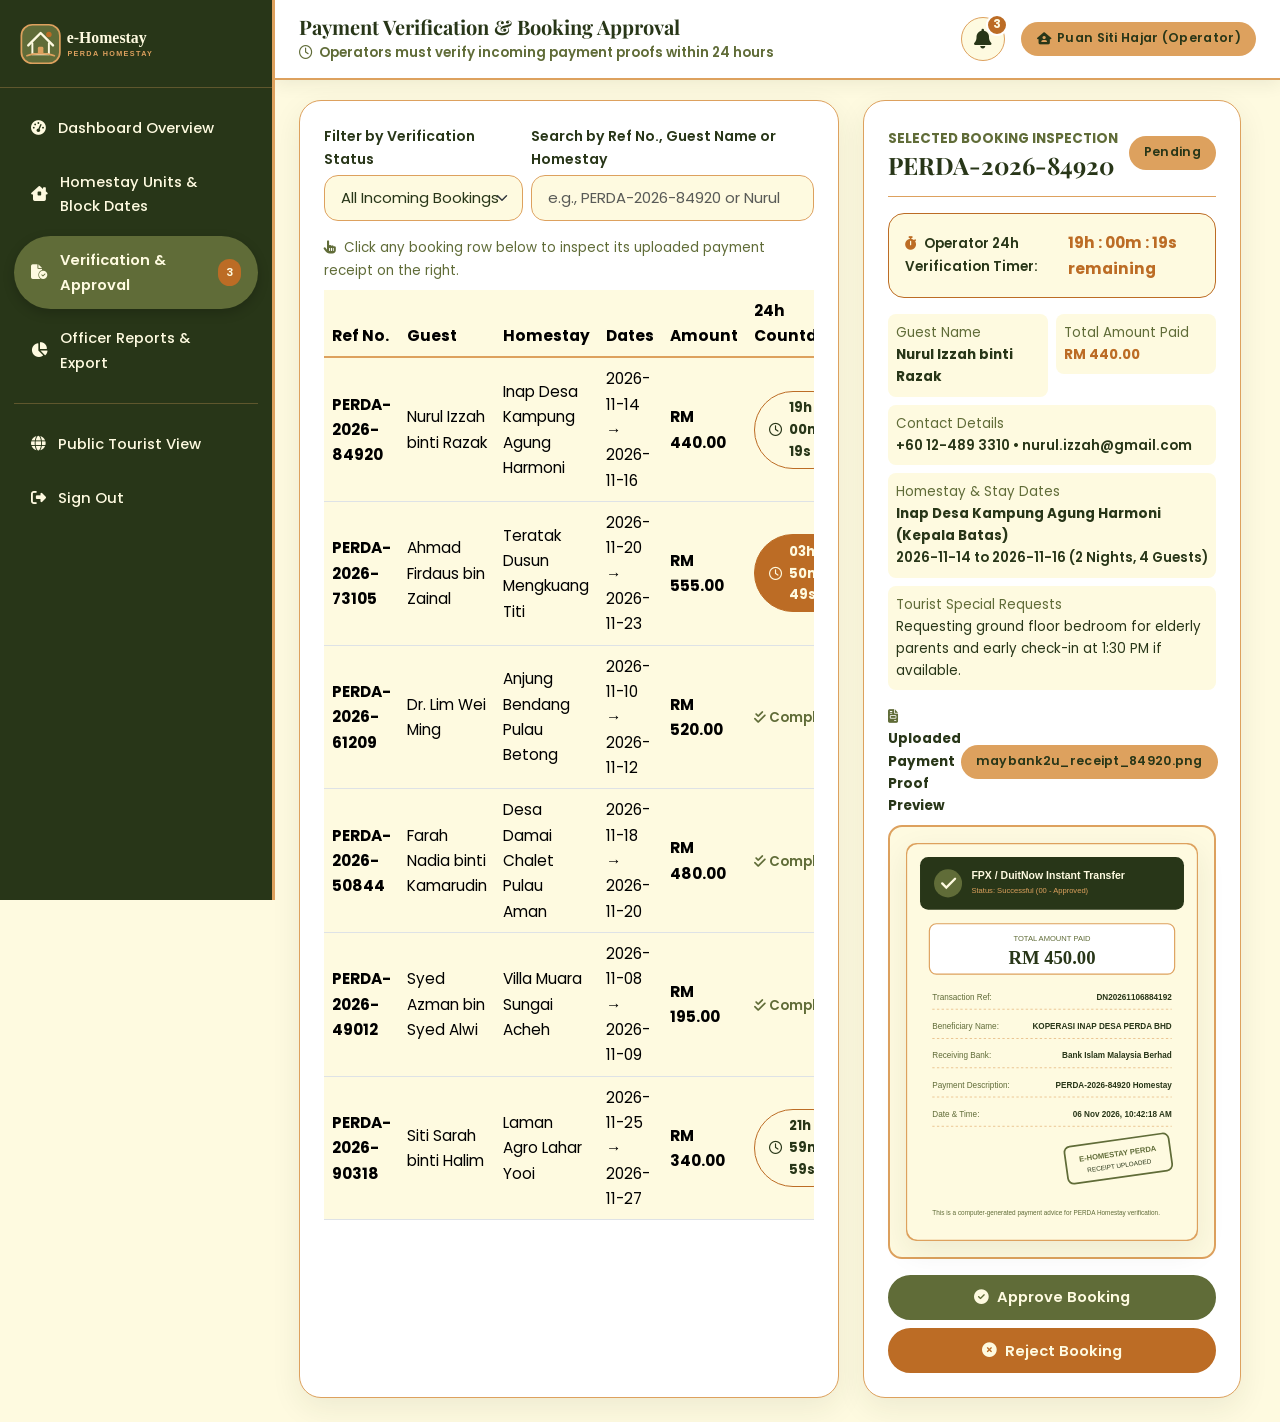
<file: verification.html>
<!DOCTYPE html>
<html lang="en">
<head>
  <meta charset="UTF-8">
  <meta name="viewport" content="width=device-width, initial-scale=1.0">
  <title>Booking Verification &amp; 24-Hour Approval — e-Homestay PERDA</title>
  <link rel="preconnect" href="https://fonts.googleapis.com">
  <link rel="preconnect" href="https://fonts.gstatic.com" crossorigin>
  <link href="https://fonts.googleapis.com/css2?family=Playfair+Display:wght@600;700&family=Poppins:wght@400;500;600;700&display=swap" rel="stylesheet">
  <link href="https://cdn.jsdelivr.net/npm/bootstrap@5.3.3/dist/css/bootstrap.min.css" rel="stylesheet">
  <link href="https://cdnjs.cloudflare.com/ajax/libs/font-awesome/6.5.2/css/all.min.css" rel="stylesheet">
  <link rel="stylesheet" href="css/main.css">
  <link rel="stylesheet" href="css/dashboard.css">
  <link rel="stylesheet" href="css/verification.css">
</head>
<body>
  <a href="#mainContent" class="skip-link">Skip to main content</a>

  <div id="sidebarBackdrop" class="sidebar-backdrop"></div>

  <div class="portal-layout">
    <!-- Collapsible Dark Green Sidebar -->
    <aside id="portalSidebar" class="portal-sidebar" aria-label="Portal Sidebar Navigation">
      <div class="sidebar-brand-header">
        <a href="index.html" class="d-flex align-items-center">
          <img src="images/logo.svg" alt="e-Homestay PERDA Logo" style="height: 44px;">
        </a>
        <button type="button" id="sidebarCloseBtn" class="btn btn-sand btn-sm d-lg-none px-2" aria-label="Close sidebar">
          <i class="fa-solid fa-xmark"></i>
        </button>
      </div>

      <ul class="sidebar-nav-list">
        <li class="sidebar-nav-item">
          <a href="dashboard.html" class="sidebar-nav-link">
            <i class="fa-solid fa-gauge-high"></i> Dashboard Overview
          </a>
        </li>
        <li class="sidebar-nav-item">
          <a href="dashboard.html?role=operator" class="sidebar-nav-link">
            <i class="fa-solid fa-house-chimney-window"></i> Homestay Units &amp; Block Dates
          </a>
        </li>
        <li class="sidebar-nav-item">
          <a href="verification.html" class="sidebar-nav-link active">
            <i class="fa-solid fa-file-circle-check"></i> Verification &amp; Approval
            <span id="pendingVerificationCount" class="badge-pill badge-rejected ms-auto py-1 px-2" style="font-size: 0.7rem;">3</span>
          </a>
        </li>
        <li class="sidebar-nav-item">
          <a href="reports.html" class="sidebar-nav-link">
            <i class="fa-solid fa-chart-pie"></i> Officer Reports &amp; Export
          </a>
        </li>
        <li class="sidebar-nav-item mt-3 pt-3 border-top" style="border-color: rgba(221, 161, 94, 0.3) !important;">
          <a href="index.html" class="sidebar-nav-link">
            <i class="fa-solid fa-globe"></i> Public Tourist View
          </a>
        </li>
        <li class="sidebar-nav-item">
          <a href="login.html" class="sidebar-nav-link">
            <i class="fa-solid fa-right-from-bracket"></i> Sign Out
          </a>
        </li>
      </ul>
    </aside>

    <!-- Main Verification Content -->
    <div class="portal-main-content">
      <!-- Topbar with Notification Bell for New Booking Alerts -->
      <header class="portal-topbar">
        <div class="d-flex align-items-center gap-2">
          <button type="button" id="sidebarToggleBtn" class="btn btn-olive d-lg-none px-3" aria-label="Open sidebar menu">
            <i class="fa-solid fa-bars"></i>
          </button>
          <div>
            <h1 class="h5 font-heading mb-0">Payment Verification &amp; Booking Approval</h1>
            <span class="small fw-semibold" style="color: var(--olive);">
              <i class="fa-regular fa-clock me-1"></i> Operators must verify incoming payment proofs within 24 hours
            </span>
          </div>
        </div>

        <!-- Notification Bell with Dropdown New Booking Alerts -->
        <div class="d-flex align-items-center gap-3 position-relative">
          <button type="button" id="notifBellBtn" class="notif-bell-btn" aria-expanded="false" aria-label="New booking alerts">
            <i class="fa-solid fa-bell fs-5"></i>
            <span id="notifCountBadge" class="notif-count-dot">3</span>
          </button>

          <div id="notifDropdownPanel" class="notif-dropdown-panel" role="region" aria-label="Booking Notification Alerts">
            <div class="p-3 d-flex justify-content-between align-items-center" style="background-color: var(--dark-green); color: var(--cream);">
              <span class="fw-bold small"><i class="fa-solid fa-bell me-1" style="color: var(--sand);"></i> New Booking Alerts</span>
              <span class="badge-pill badge-rejected py-1 px-2" style="font-size: 0.7rem;">3 Action Required</span>
            </div>
            <div class="p-2 d-grid gap-2" style="max-height: 310px; overflow-y: auto;">
              <div class="p-2 rounded-3 small" style="background-color: var(--cream); border-left: 4px solid var(--burnt-orange); cursor: pointer;" onclick="selectBookingForVerification('PERDA-2026-73105')">
                <div class="fw-bold">Urgent SLA: PERDA-2026-73105</div>
                <div>Ahmad Firdaus uploaded RM 555.00 receipt (&lt; 4 hrs left)</div>
              </div>
              <div class="p-2 rounded-3 small" style="background-color: var(--cream); border-left: 4px solid var(--olive); cursor: pointer;" onclick="selectBookingForVerification('PERDA-2026-84920')">
                <div class="fw-bold">New Receipt: PERDA-2026-84920</div>
                <div>Nurul Izzah uploaded RM 440.00 Maybank2u receipt</div>
              </div>
              <div class="p-2 rounded-3 small" style="background-color: var(--cream); border-left: 4px solid var(--olive); cursor: pointer;" onclick="selectBookingForVerification('PERDA-2026-90318')">
                <div class="fw-bold">New Receipt: PERDA-2026-90318</div>
                <div>Siti Sarah uploaded RM 340.00 RHB receipt</div>
              </div>
            </div>
          </div>

          <div class="d-none d-sm-flex align-items-center gap-2">
            <span class="badge-pill badge-pending">
              <i class="fa-solid fa-house-user"></i> Puan Siti Hajar (Operator)
            </span>
          </div>
        </div>
      </header>

      <main id="mainContent" class="p-3 p-md-4">
        <div class="row g-4">
          <!-- Left Column: Incoming Bookings Table with Status Filter & 24h Timers -->
          <div class="col-xl-7">
            <div class="perda-card p-4 h-100">
              <div class="row g-2 align-items-end justify-content-between mb-3">
                <div class="col-md-5">
                  <label for="verificationStatusFilter" class="form-label small mb-1">Filter by Verification Status</label>
                  <select id="verificationStatusFilter" class="form-select">
                    <option value="ALL">All Incoming Bookings</option>
                    <option value="Pending">Pending Verification (24h SLA)</option>
                    <option value="Approved">Approved Bookings</option>
                    <option value="Rejected">Rejected Bookings</option>
                  </select>
                </div>
                <div class="col-md-7">
                  <label for="verificationSearchInput" class="form-label small mb-1">Search by Ref No., Guest Name or Homestay</label>
                  <input type="search" id="verificationSearchInput" class="form-control" placeholder="e.g., PERDA-2026-84920 or Nurul Izzah...">
                </div>
              </div>

              <div class="small mb-2" style="color: var(--olive);">
                <i class="fa-solid fa-hand-pointer me-1"></i> Click any booking row below to inspect its uploaded payment receipt on the right.
              </div>

              <div class="table-responsive">
                <table class="table align-middle table-mobile-cards mb-0">
                  <thead>
                    <tr style="border-bottom: 2px solid var(--sand);">
                      <th>Ref No.</th>
                      <th>Guest</th>
                      <th>Homestay</th>
                      <th>Dates</th>
                      <th>Amount</th>
                      <th>24h Countdown</th>
                      <th>Status</th>
                    </tr>
                  </thead>
                  <tbody id="verificationTableBody"></tbody>
                </table>
              </div>
            </div>
          </div>

          <!-- Right Column: Booking Detail View & Uploaded Payment Receipt Preview -->
          <div class="col-xl-5">
            <div class="perda-card p-4">
              <div class="d-flex flex-wrap justify-content-between align-items-center gap-2 pb-3 mb-3 border-bottom" style="border-color: var(--sand) !important;">
                <div>
                  <span class="small text-uppercase fw-bold" style="color: var(--olive);">Selected Booking Inspection</span>
                  <h2 id="detailVerifyRef" class="h4 font-heading mb-0">PERDA-2026-84920</h2>
                </div>
                <span id="detailVerifyStatusBadge" class="badge-pill badge-pending">Pending</span>
              </div>

              <!-- 24-Hour Verification Countdown Banner -->
              <div class="p-3 rounded-4 mb-3 d-flex justify-content-between align-items-center" style="background-color: var(--cream); border: 1.5px solid var(--burnt-orange);">
                <div class="small fw-semibold">
                  <i class="fa-solid fa-stopwatch me-1" style="color: var(--burnt-orange);"></i>
                  Operator 24h Verification Timer:
                </div>
                <div id="detailCountdownTimerText" class="fw-bold" style="color: var(--burnt-orange);">
                  19h : 00m : 20s remaining
                </div>
              </div>

              <!-- Guest & Stay Metadata -->
              <div class="row g-2 small mb-3">
                <div class="col-sm-6">
                  <div class="p-2 rounded-3" style="background-color: var(--cream);">
                    <div style="color: var(--olive);">Guest Name</div>
                    <div id="detailVerifyGuest" class="fw-bold">Nurul Izzah binti Razak</div>
                  </div>
                </div>
                <div class="col-sm-6">
                  <div class="p-2 rounded-3" style="background-color: var(--cream);">
                    <div style="color: var(--olive);">Total Amount Paid</div>
                    <div id="detailVerifyAmount" class="fw-bold" style="color: var(--burnt-orange);">RM 440.00</div>
                  </div>
                </div>
                <div class="col-12">
                  <div class="p-2 rounded-3" style="background-color: var(--cream);">
                    <div style="color: var(--olive);">Contact Details</div>
                    <div id="detailVerifyContact" class="fw-semibold">+60 12-489 3310 • nurul.izzah@gmail.com</div>
                  </div>
                </div>
                <div class="col-12">
                  <div class="p-2 rounded-3" style="background-color: var(--cream);">
                    <div style="color: var(--olive);">Homestay &amp; Stay Dates</div>
                    <div id="detailVerifyHomestay" class="fw-bold">Inap Desa Kampung Agung Harmoni</div>
                    <div id="detailVerifyDates" class="fw-semibold">2026-11-14 to 2026-11-16 (2 Nights, 4 Guests)</div>
                  </div>
                </div>
                <div class="col-12">
                  <div class="p-2 rounded-3" style="background-color: var(--cream);">
                    <div style="color: var(--olive);">Tourist Special Requests</div>
                    <div id="detailVerifyRequests">Requesting ground floor bedroom for elderly parents.</div>
                  </div>
                </div>
              </div>

              <!-- Uploaded Payment Receipt Preview -->
              <div class="mb-3">
                <div class="d-flex justify-content-between align-items-center mb-2">
                  <span class="fw-bold small">
                    <i class="fa-solid fa-file-invoice me-1" style="color: var(--olive);"></i>
                    Uploaded Payment Proof Preview
                  </span>
                  <span id="detailReceiptFilename" class="badge-pill badge-pending">maybank2u_receipt_84920.png</span>
                </div>
                <div class="receipt-preview-frame">
                  <img src="images/sample-receipt.svg" alt="Uploaded Tourist Payment Receipt Preview">
                </div>
              </div>

              <!-- Approve / Reject Buttons (Triggers Confirmation Popup Modal) -->
              <div class="d-flex flex-wrap gap-2 mt-3">
                <button type="button" class="btn btn-olive flex-grow-1" onclick="openDecisionModal('Approved')">
                  <i class="fa-solid fa-circle-check"></i> Approve Booking
                </button>
                <button type="button" class="btn btn-cta flex-grow-1" onclick="openDecisionModal('Rejected')">
                  <i class="fa-solid fa-circle-xmark"></i> Reject Booking
                </button>
              </div>
            </div>
          </div>
        </div>
      </main>
    </div>
  </div>

  <!-- Approve / Reject Confirmation Popup Modal -->
  <div class="modal fade" id="verifyDecisionModal" tabindex="-1" aria-labelledby="decisionModalTitle" aria-hidden="true">
    <div class="modal-dialog modal-dialog-centered">
      <div class="modal-content perda-card-cream p-2">
        <div class="modal-header border-bottom" style="border-color: var(--sand) !important;">
          <h5 class="modal-title font-heading" id="decisionModalTitle">Confirm Booking Verification</h5>
          <button type="button" class="btn-close" data-bs-dismiss="modal" aria-label="Close"></button>
        </div>
        <div class="modal-body">
          <p id="decisionModalDescription" class="small mb-3">
            Are you sure you want to update this booking status?
          </p>
          <label for="decisionModalNotes" class="form-label small">Operator Verification Notes / Rejection Reason (Optional)</label>
          <textarea id="decisionModalNotes" class="form-control" rows="2" placeholder="e.g., Payment verified against Bank Islam statement ref DN20261106884192..."></textarea>
        </div>
        <div class="modal-footer border-top" style="border-color: var(--sand) !important;">
          <button type="button" class="btn btn-sand" data-bs-dismiss="modal">Cancel</button>
          <button type="button" id="confirmDecisionModalBtn" class="btn btn-olive">
            <i class="fa-solid fa-check"></i> Confirm
          </button>
        </div>
      </div>
    </div>
  </div>

  <script src="https://cdn.jsdelivr.net/npm/bootstrap@5.3.3/dist/js/bootstrap.bundle.min.js"></script>
  <script src="js/main.js"></script>
  <script src="js/validation.js"></script>
</body>
</html>
</file>
<file: css/main.css>
/* ==========================================================================
   e-Homestay PERDA (Inap Desa) - Main Stylesheet (main.css)
   Centralized Online System for Searching, Booking & Managing Homestays
   ========================================================================== */

/* 1. COLOR PALETTE & DESIGN TOKENS (Exact PERDA Village & Nature Palette) */
:root {
  /* Required Core Palette */
  --olive: #606C38;         /* Primary buttons, links, icons, active states */
  --dark-green: #283618;    /* Navbar, footer, headings, sidebar, main text */
  --cream: #FEFAE0;         /* Page background, cards, form backgrounds */
  --sand: #DDA15E;          /* Secondary buttons, borders, highlights, badges, hover states */
  --burnt-orange: #BC6C25;  /* Call-to-action buttons (Book Now, Search), important alerts, accents */

  /* Allowed Neutrals (White & Neutral Grey only) */
  --white: #FFFFFF;
  --grey-100: #F4F4F0;
  --grey-200: #E2E2DC;
  --grey-300: #C8C8C0;
  --grey-500: #7A7A72;
  --grey-700: #4A4A44;

  /* Bootstrap 5 Variable Overrides */
  --bs-primary: #606C38;
  --bs-primary-rgb: 96, 108, 56;
  --bs-secondary: #DDA15E;
  --bs-secondary-rgb: 221, 161, 94;
  --bs-dark: #283618;
  --bs-dark-rgb: 40, 54, 24;
  --bs-light: #FEFAE0;
  --bs-light-rgb: 254, 250, 224;
  --bs-body-bg: #FEFAE0;
  --bs-body-color: #283618;
  --bs-font-sans-serif: 'Poppins', -apple-system, BlinkMacSystemFont, sans-serif;

  /* Layout & Elevation */
  --radius-pill: 999px;
  --radius-card: 22px;
  --radius-md: 14px;
  --radius-sm: 10px;
  --shadow-soft: 0 10px 30px rgba(40, 54, 24, 0.08);
  --shadow-hover: 0 16px 38px rgba(40, 54, 24, 0.15);
  --transition-base: all 0.25s cubic-bezier(0.4, 0, 0.2, 1);
}

/* 2. GLOBAL RESET & TYPOGRAPHY */
*, *::before, *::after {
  box-sizing: border-box;
}

html {
  scroll-behavior: smooth;
  scroll-padding-top: 88px;
  scrollbar-gutter: stable;
}

body {
  background-color: var(--cream);
  color: var(--dark-green);
  font-family: 'Poppins', sans-serif;
  font-size: 0.96rem;
  line-height: 1.65;
  margin: 0;
  padding: 0;
  min-height: 100vh;
  display: flex;
  flex-direction: column;
}

h1, h2, h3, h4, h5, h6,
.font-heading {
  font-family: 'Playfair Display', Georgia, serif;
  color: var(--dark-green);
  font-weight: 700;
  line-height: 1.25;
}

a {
  color: var(--olive);
  text-decoration: none;
  transition: var(--transition-base);
}

a:hover {
  color: var(--burnt-orange);
}

/* Accessible Focus States */
a:focus-visible,
button:focus-visible,
input:focus-visible,
select:focus-visible,
textarea:focus-visible,
[tabindex]:focus-visible {
  outline: 3px solid var(--burnt-orange);
  outline-offset: 2px;
}

/* Skip to Content Link for Keyboard Users */
.skip-link {
  position: absolute;
  top: -100px;
  left: 16px;
  background: var(--burnt-orange);
  color: var(--cream);
  padding: 10px 20px;
  border-radius: var(--radius-pill);
  z-index: 9999;
  font-weight: 600;
}

.skip-link:focus {
  top: 16px;
  color: var(--cream);
}

/* 3. TOUCH-FRIENDLY PILL BUTTONS (Minimum 44px Height) */
.btn {
  min-height: 44px;
  padding: 0.6rem 1.45rem;
  border-radius: var(--radius-pill);
  font-family: 'Poppins', sans-serif;
  font-weight: 600;
  font-size: 0.92rem;
  display: inline-flex;
  align-items: center;
  justify-content: center;
  gap: 0.5rem;
  transition: var(--transition-base);
  border: 2px solid transparent;
  cursor: pointer;
}

/* Primary Button: Olive Green (#606C38) */
.btn-olive,
.btn-primary {
  background-color: var(--olive);
  border-color: var(--olive);
  color: var(--cream);
}

.btn-olive:hover,
.btn-olive:focus,
.btn-primary:hover,
.btn-primary:focus {
  background-color: var(--dark-green);
  border-color: var(--dark-green);
  color: var(--cream);
  transform: translateY(-2px);
  box-shadow: 0 6px 18px rgba(40, 54, 24, 0.22);
}

/* Call-to-Action Button: Burnt Orange (#BC6C25) */
.btn-cta {
  background-color: var(--burnt-orange);
  border-color: var(--burnt-orange);
  color: var(--cream);
}

.btn-cta:hover,
.btn-cta:focus {
  background-color: var(--dark-green);
  border-color: var(--sand);
  color: var(--cream);
  transform: translateY(-2px);
  box-shadow: 0 8px 20px rgba(188, 108, 37, 0.32);
}

/* Secondary Button: Sand (#DDA15E) */
.btn-sand,
.btn-secondary {
  background-color: var(--sand);
  border-color: var(--sand);
  color: var(--dark-green);
}

.btn-sand:hover,
.btn-sand:focus,
.btn-secondary:hover,
.btn-secondary:focus {
  background-color: var(--burnt-orange);
  border-color: var(--burnt-orange);
  color: var(--cream);
  transform: translateY(-2px);
}

/* Outline Buttons */
.btn-outline-olive {
  background-color: transparent;
  border-color: var(--olive);
  color: var(--olive);
}

.btn-outline-olive:hover {
  background-color: var(--olive);
  color: var(--cream);
}

.btn-outline-cream {
  background-color: transparent;
  border-color: var(--cream);
  color: var(--cream);
}

.btn-outline-cream:hover {
  background-color: var(--sand);
  border-color: var(--sand);
  color: var(--dark-green);
}

/* 4. PUBLIC SHARED TOP NAVBAR (Dark Green #283618 with Cream Text #FEFAE0) */
.perda-public-header,
header:has(.perda-navbar) {
  position: sticky;
  top: 0;
  left: 0;
  right: 0;
  width: 100%;
  z-index: 1035;
  margin: 0;
  padding: 0;
}

.perda-navbar {
  background-color: #283618;
  border-bottom: 3px solid #DDA15E;
  padding: 0 !important;
  margin: 0;
  min-height: 76px;
  height: 76px;
  width: 100%;
  z-index: 1035;
  display: flex;
  align-items: center;
  box-shadow: 0 4px 20px rgba(40, 54, 24, 0.25);
}

.perda-navbar-container {
  width: 100%;
  max-width: 1200px;
  height: 76px;
  margin: 0 auto;
  padding: 0 24px;
  display: flex;
  align-items: center;
  justify-content: space-between;
  box-sizing: border-box;
}

.perda-navbar .navbar-brand {
  display: inline-flex;
  align-items: center;
  padding: 0 !important;
  margin: 0 !important;
  height: 46px;
  line-height: 1;
  flex-shrink: 0;
}

.perda-navbar .navbar-brand img {
  height: 46px;
  width: auto;
  display: block;
}

.perda-navbar .navbar-collapse {
  flex-grow: 1;
  align-items: center;
}

.perda-navbar .navbar-nav {
  display: flex;
  align-items: center;
  gap: 8px;
  margin: 0 0 0 auto !important;
  padding: 0 !important;
  list-style: none;
}

.perda-navbar .nav-item {
  display: flex;
  align-items: center;
  margin: 0 !important;
  padding: 0 !important;
}

.perda-navbar .nav-item.perda-navbar-cta {
  margin-left: 8px !important;
}

.perda-navbar .nav-link,
.perda-navbar .perda-login-btn,
.perda-navbar .btn-sand {
  font-family: 'Poppins', sans-serif !important;
  font-size: 15px !important;
  font-weight: 600 !important;
  line-height: 1 !important;
  letter-spacing: 0 !important;
  height: 42px;
  min-height: 42px;
  border-radius: 999px;
  display: inline-flex;
  align-items: center;
  justify-content: center;
  gap: 8px;
  white-space: nowrap;
  box-sizing: border-box;
  margin: 0 !important;
  border: 0 !important;
  transform: none !important;
  transition: background-color 0.2s ease, color 0.2s ease;
}

.perda-navbar .nav-link {
  padding: 0 18px !important;
  color: #FEFAE0 !important;
  background-color: transparent;
}

.perda-navbar .perda-login-btn,
.perda-navbar .btn-sand {
  padding: 0 20px !important;
  background-color: #DDA15E !important;
  color: #283618 !important;
  box-shadow: none !important;
}

.perda-navbar .perda-login-btn:hover,
.perda-navbar .perda-login-btn:focus,
.perda-navbar .btn-sand:hover,
.perda-navbar .btn-sand:focus {
  background-color: #BC6C25 !important;
  color: #FEFAE0 !important;
  transform: none !important;
}

.perda-navbar .nav-link i,
.perda-navbar .perda-login-btn i,
.perda-navbar .btn-sand i {
  font-size: 14px;
  line-height: 1;
  width: 16px;
  text-align: center;
  flex-shrink: 0;
}

.perda-navbar .nav-link:hover {
  background-color: rgba(221, 161, 94, 0.2);
  color: #DDA15E !important;
}

.perda-navbar .nav-link.active {
  background-color: #606C38 !important;
  color: #FEFAE0 !important;
}

.perda-navbar .navbar-toggler {
  border: 2px solid #DDA15E;
  color: #FEFAE0;
  min-height: 44px;
  min-width: 44px;
  border-radius: var(--radius-sm);
  padding: 0.4rem 0.65rem;
  display: none;
  align-items: center;
  justify-content: center;
}

@media (max-width: 991.98px) {
  .perda-navbar {
    height: auto;
    min-height: 76px;
  }

  .perda-navbar-container {
    height: auto;
    min-height: 76px;
    flex-wrap: wrap;
    padding-top: 12px;
    padding-bottom: 12px;
  }

  .perda-navbar .navbar-toggler {
    display: inline-flex;
  }

  .perda-navbar .navbar-collapse {
    flex-basis: 100%;
    width: 100%;
  }

  .perda-navbar .navbar-nav {
    flex-direction: column;
    align-items: stretch;
    width: 100%;
    gap: 6px;
    margin: 12px 0 4px 0 !important;
  }

  .perda-navbar .nav-item,
  .perda-navbar .nav-item.perda-navbar-cta {
    width: 100%;
    margin-left: 0 !important;
  }

  .perda-navbar .nav-link,
  .perda-navbar .perda-login-btn,
  .perda-navbar .btn-sand {
    width: 100%;
    justify-content: flex-start;
    padding: 0 18px !important;
  }
}

/* Quick Page Switcher Strip for Easy Demo Evaluation */
.page-switcher-bar {
  background-color: rgba(40, 54, 24, 0.94);
  border-bottom: 1px solid rgba(221, 161, 94, 0.35);
  color: var(--cream);
  font-size: 0.78rem;
  padding: 0.38rem 0;
}

.page-switcher-bar a {
  color: var(--cream);
  padding: 0.2rem 0.65rem;
  border-radius: var(--radius-pill);
  border: 1px solid rgba(221, 161, 94, 0.4);
  text-decoration: none;
  white-space: nowrap;
  font-weight: 500;
}

.page-switcher-bar a:hover,
.page-switcher-bar a.active-page {
  background-color: var(--burnt-orange);
  border-color: var(--burnt-orange);
  color: var(--cream);
}

/* 5. CARDS, FORMS & BADGES */
.perda-card {
  background-color: var(--white);
  border: 1.5px solid var(--sand);
  border-radius: var(--radius-card);
  box-shadow: var(--shadow-soft);
  transition: var(--transition-base);
  overflow: hidden;
}

.perda-card-cream {
  background-color: var(--cream);
  border: 1.5px solid var(--sand);
  border-radius: var(--radius-card);
  box-shadow: var(--shadow-soft);
}

.perda-card:hover {
  box-shadow: var(--shadow-hover);
}

.form-label {
  color: var(--dark-green);
  font-weight: 600;
  font-size: 0.88rem;
  margin-bottom: 0.4rem;
}

.form-control,
.form-select {
  min-height: 46px;
  background-color: var(--cream);
  border: 1.5px solid var(--sand);
  border-radius: var(--radius-md);
  color: var(--dark-green);
  padding: 0.6rem 1rem;
  font-size: 0.93rem;
  transition: var(--transition-base);
}

.form-control:focus,
.form-select:focus {
  background-color: var(--white);
  border-color: var(--olive);
  box-shadow: 0 0 0 3px rgba(96, 108, 56, 0.2);
  color: var(--dark-green);
}

.form-control.is-invalid,
.form-select.is-invalid {
  border-color: var(--burnt-orange);
  background-image: none;
}

.invalid-feedback-custom {
  color: var(--burnt-orange);
  font-size: 0.82rem;
  font-weight: 600;
  margin-top: 0.3rem;
  display: none;
}

.invalid-feedback-custom.show {
  display: block;
}

/* Status & Highlight Badges (Using Only Palette Colors) */
.badge-pill {
  padding: 0.42rem 0.95rem;
  border-radius: var(--radius-pill);
  font-weight: 600;
  font-size: 0.78rem;
  display: inline-flex;
  align-items: center;
  gap: 0.38rem;
  letter-spacing: 0.3px;
}

/* Approved -> Olive Green (#606C38) */
.badge-approved {
  background-color: var(--olive);
  color: var(--cream);
}

/* Pending -> Sand (#DDA15E) */
.badge-pending {
  background-color: var(--sand);
  color: var(--dark-green);
}

/* Rejected / Urgent Alert -> Burnt Orange (#BC6C25) */
.badge-rejected {
  background-color: var(--burnt-orange);
  color: var(--cream);
}

/* Blocked / Unavailable -> Neutral Grey */
.badge-blocked {
  background-color: var(--grey-200);
  color: var(--grey-700);
}

/* 6. FOOTER (Dark Green #283618 with Cream Text #FEFAE0) */
.perda-footer {
  background-color: var(--dark-green);
  color: var(--cream);
  border-top: 4px solid var(--sand);
  padding: 3.5rem 0 2rem;
  margin-top: auto;
}

.perda-footer h5 {
  color: var(--sand);
  font-family: 'Playfair Display', serif;
  margin-bottom: 1.1rem;
}

.perda-footer p,
.perda-footer li {
  color: var(--cream);
  opacity: 0.92;
  font-size: 0.9rem;
}

.perda-footer a {
  color: var(--cream);
  opacity: 0.9;
}

.perda-footer a:hover {
  color: var(--sand);
  opacity: 1;
}

.footer-divider {
  border-color: rgba(221, 161, 94, 0.3);
  margin: 2rem 0 1.25rem;
}

/* 7. TOAST / NOTIFICATION BANNER */
.perda-toast-container {
  position: fixed;
  bottom: 24px;
  right: 24px;
  z-index: 2000;
  max-width: 380px;
}

.perda-toast {
  background-color: var(--dark-green);
  color: var(--cream);
  border-left: 6px solid var(--burnt-orange);
  border-radius: var(--radius-md);
  padding: 1rem 1.25rem;
  box-shadow: 0 12px 30px rgba(40, 54, 24, 0.35);
  display: flex;
  align-items: flex-start;
  gap: 0.75rem;
  margin-top: 0.75rem;
  animation: slideInUp 0.3s ease forwards;
}

@keyframes slideInUp {
  from {
    opacity: 0;
    transform: translateY(18px);
  }
  to {
    opacity: 1;
    transform: translateY(0);
  }
}

/* 8. MOBILE-FIRST RESPONSIVE GRID & TABLE HELPERS */
.homestay-grid {
  display: grid;
  grid-template-columns: 1fr;
  gap: 1.5rem;
}

@media (min-width: 768px) {
  .homestay-grid {
    grid-template-columns: repeat(2, 1fr);
  }
}

@media (min-width: 1100px) {
  .homestay-grid {
    grid-template-columns: repeat(3, 1fr);
  }
}

/* Responsive Table that turns into Stacked Cards on Mobile (<768px) */
@media (max-width: 767.98px) {
  .table-mobile-cards thead {
    display: none;
  }
  .table-mobile-cards tbody tr {
    display: block;
    background: var(--white);
    border: 1.5px solid var(--sand);
    border-radius: var(--radius-md);
    margin-bottom: 1rem;
    padding: 0.85rem;
    box-shadow: var(--shadow-soft);
  }
  .table-mobile-cards tbody td {
    display: flex;
    justify-content: space-between;
    align-items: center;
    padding: 0.45rem 0.25rem;
    border-bottom: 1px dashed var(--grey-200);
    text-align: right;
  }
  .table-mobile-cards tbody td:last-child {
    border-bottom: none;
  }
  .table-mobile-cards tbody td::before {
    content: attr(data-label);
    font-weight: 600;
    color: var(--dark-green);
    text-align: left;
    padding-right: 0.75rem;
  }
}
</file>
<file: css/landing.css>
/* ==========================================================================
   Page 1: Landing & Search Styles (landing.css)
   Hero Section, Quick Search Bar, Homestay Cards, Availability Calendar
   ========================================================================== */

/* Hero Section with Village & Paddy Field Backdrop */
.hero-section {
  position: relative;
  background: linear-gradient(
      180deg,
      rgba(40, 54, 24, 0.72) 0%,
      rgba(40, 54, 24, 0.58) 55%,
      rgba(40, 54, 24, 0.85) 100%
    ),
    url('../images/hero-village.svg') center/cover no-repeat;
  color: var(--cream);
  padding: 4.5rem 0 5.5rem;
  border-bottom: 4px solid var(--sand);
}

.hero-badge {
  background-color: rgba(221, 161, 94, 0.22);
  border: 1.5px solid var(--sand);
  color: var(--cream);
  padding: 0.45rem 1.15rem;
  border-radius: var(--radius-pill);
  font-size: 0.84rem;
  font-weight: 600;
  display: inline-flex;
  align-items: center;
  gap: 0.5rem;
  margin-bottom: 1.25rem;
}

.hero-title {
  color: var(--cream);
  font-size: clamp(2rem, 4.2vw, 3.35rem);
  margin-bottom: 1rem;
  text-shadow: 0 4px 16px rgba(40, 54, 24, 0.5);
}

.hero-subtitle {
  color: var(--cream);
  opacity: 0.94;
  font-size: 1.08rem;
  max-width: 680px;
  margin: 0 auto 2.25rem;
}

/* Quick Search Bar Card */
.quick-search-card {
  background-color: var(--cream);
  border: 2.5px solid var(--sand);
  border-radius: var(--radius-card);
  padding: 1.5rem;
  box-shadow: 0 18px 45px rgba(40, 54, 24, 0.35);
  color: var(--dark-green);
}

/* Homestay Result Cards */
.homestay-card {
  display: flex;
  flex-direction: column;
  height: 100%;
  background-color: var(--white);
  border: 1.5px solid var(--sand);
  border-radius: var(--radius-card);
  overflow: hidden;
  transition: var(--transition-base);
}

.homestay-card:hover {
  transform: translateY(-6px);
  box-shadow: var(--shadow-hover);
  border-color: var(--burnt-orange);
}

.homestay-card-img-wrap {
  position: relative;
  height: 215px;
  overflow: hidden;
  background-color: var(--dark-green);
}

.homestay-card-img-wrap img {
  width: 100%;
  height: 100%;
  object-fit: cover;
  transition: transform 0.45s ease;
}

.homestay-card:hover .homestay-card-img-wrap img {
  transform: scale(1.05);
}

.homestay-district-tag {
  position: absolute;
  top: 14px;
  left: 14px;
  background-color: var(--dark-green);
  color: var(--cream);
  padding: 0.35rem 0.9rem;
  border-radius: var(--radius-pill);
  font-size: 0.78rem;
  font-weight: 600;
  border: 1px solid var(--sand);
}

.homestay-price-tag {
  position: absolute;
  bottom: 14px;
  right: 14px;
  background-color: var(--cream);
  color: var(--dark-green);
  padding: 0.38rem 0.95rem;
  border-radius: var(--radius-pill);
  font-weight: 700;
  font-size: 0.95rem;
  border: 2px solid var(--burnt-orange);
  box-shadow: 0 4px 12px rgba(40, 54, 24, 0.25);
}

.homestay-facility-pill {
  background-color: var(--cream);
  border: 1px solid var(--sand);
  color: var(--dark-green);
  border-radius: var(--radius-pill);
  padding: 0.24rem 0.7rem;
  font-size: 0.76rem;
  font-weight: 500;
  display: inline-flex;
  align-items: center;
  gap: 0.35rem;
}

/* Homestay Details View & Gallery */
.details-showcase-card {
  background-color: var(--white);
  border: 2px solid var(--sand);
  border-radius: var(--radius-card);
  box-shadow: var(--shadow-soft);
  padding: 1.75rem;
}

.gallery-main-img {
  width: 100%;
  height: 320px;
  object-fit: cover;
  border-radius: var(--radius-md);
  border: 2px solid var(--sand);
}

.gallery-thumb-btn {
  border: 2px solid transparent;
  border-radius: var(--radius-sm);
  padding: 0;
  overflow: hidden;
  height: 68px;
  width: 100%;
  cursor: pointer;
  background: none;
  transition: var(--transition-base);
}

.gallery-thumb-btn.active,
.gallery-thumb-btn:hover {
  border-color: var(--burnt-orange);
  transform: translateY(-2px);
}

.gallery-thumb-btn img {
  width: 100%;
  height: 100%;
  object-fit: cover;
}

/* Real-Time Availability Calendar
   Available = Olive Green (#606C38)
   Unavailable/Blocked = Neutral Grey
   Selected = Burnt Orange (#BC6C25) */
.availability-calendar-box {
  background-color: var(--cream);
  border: 1.5px solid var(--sand);
  border-radius: var(--radius-md);
  padding: 1.25rem;
}

.calendar-grid-header,
.calendar-days-grid {
  display: grid;
  grid-template-columns: repeat(7, 1fr);
  gap: 6px;
  text-align: center;
}

.calendar-grid-header span {
  font-size: 0.76rem;
  font-weight: 700;
  color: var(--dark-green);
  padding: 0.35rem 0;
}

.cal-day {
  min-height: 44px;
  border-radius: var(--radius-sm);
  display: flex;
  flex-direction: column;
  align-items: center;
  justify-content: center;
  font-size: 0.85rem;
  font-weight: 600;
  border: 1.5px solid transparent;
  transition: var(--transition-base);
  user-select: none;
}

/* Available dates in Olive Green (#606C38) */
.cal-day.available {
  background-color: var(--olive);
  color: var(--cream);
  cursor: pointer;
}

.cal-day.available:hover {
  background-color: var(--dark-green);
  border-color: var(--sand);
  transform: scale(1.04);
}

/* Unavailable / Blocked dates in Grey */
.cal-day.unavailable {
  background-color: var(--grey-200);
  color: var(--grey-500);
  cursor: not-allowed;
  text-decoration: line-through;
}

/* Selected dates in Burnt Orange (#BC6C25) */
.cal-day.selected {
  background-color: var(--burnt-orange);
  color: var(--cream);
  border-color: var(--dark-green);
  box-shadow: 0 4px 10px rgba(188, 108, 37, 0.35);
  cursor: pointer;
}

.cal-day.empty {
  background: transparent;
  pointer-events: none;
}

.legend-dot {
  width: 14px;
  height: 14px;
  border-radius: 4px;
  display: inline-block;
}

/* Booking Status Tracking Section */
.tracking-result-card {
  background-color: var(--cream);
  border: 2px solid var(--sand);
  border-radius: var(--radius-card);
  padding: 1.5rem;
}
</file>
<file: css/booking.css>
/* ==========================================================================
   Page 2: Booking Form & Status Tracking Styles (booking.css)
   Booking Summary, Payment Upload (JPG/PNG/PDF <=5MB), Reference Tracker
   ========================================================================== */

.booking-header-banner {
  background-color: var(--dark-green);
  color: var(--cream);
  padding: 2.5rem 0;
  border-bottom: 3px solid var(--sand);
}

.booking-summary-card {
  background-color: var(--cream);
  border: 2px solid var(--sand);
  border-radius: var(--radius-card);
  padding: 1.5rem;
  position: sticky;
  top: 96px;
  box-shadow: var(--shadow-soft);
}

.summary-price-row {
  display: flex;
  justify-content: space-between;
  align-items: center;
  padding: 0.55rem 0;
  border-bottom: 1px dashed var(--sand);
  font-size: 0.92rem;
}

.summary-total-box {
  background-color: var(--dark-green);
  color: var(--cream);
  border-radius: var(--radius-md);
  padding: 1rem 1.25rem;
  margin-top: 1rem;
  display: flex;
  justify-content: space-between;
  align-items: center;
}

/* Payment Proof Upload Dropzone */
.payment-upload-zone {
  background-color: var(--cream);
  border: 2.5px dashed var(--olive);
  border-radius: var(--radius-card);
  padding: 2rem 1.5rem;
  text-align: center;
  cursor: pointer;
  transition: var(--transition-base);
}

.payment-upload-zone:hover,
.payment-upload-zone.dragover {
  background-color: var(--white);
  border-color: var(--burnt-orange);
}

.payment-upload-zone.upload-error {
  border-color: var(--burnt-orange);
  background-color: rgba(188, 108, 37, 0.08);
}

.file-error-alert {
  background-color: var(--burnt-orange);
  color: var(--cream);
  border-radius: var(--radius-md);
  padding: 0.85rem 1.15rem;
  margin-top: 0.85rem;
  font-size: 0.88rem;
  font-weight: 600;
  display: none;
  align-items: center;
  gap: 0.65rem;
}

.file-error-alert.show {
  display: flex;
}

.upload-preview-card {
  background-color: var(--white);
  border: 1.5px solid var(--olive);
  border-radius: var(--radius-md);
  padding: 0.9rem 1.1rem;
  margin-top: 0.85rem;
  display: none;
}

.upload-preview-card.show {
  display: block;
}

/* Booking Confirmation View */
.confirmation-screen {
  background-color: var(--white);
  border: 2.5px solid var(--olive);
  border-radius: var(--radius-card);
  padding: 2.5rem 2rem;
  text-align: center;
  box-shadow: var(--shadow-hover);
}

.reference-code-pill {
  background-color: var(--dark-green);
  color: var(--cream);
  border: 2px solid var(--sand);
  border-radius: var(--radius-pill);
  padding: 0.75rem 1.75rem;
  font-size: 1.35rem;
  font-weight: 700;
  letter-spacing: 1.5px;
  display: inline-flex;
  align-items: center;
  gap: 0.75rem;
  margin: 1rem 0;
}

/* Booking Status Tracking Section */
.tracking-result-card {
  background-color: var(--cream);
  border: 2px solid var(--sand);
  border-radius: var(--radius-card);
  padding: 1.5rem;
}
</file>
<file: css/dashboard.css>
/* ==========================================================================
   Page 4: Dashboard Styles (dashboard.css)
   Collapsible Dark Green Sidebar, Officer KPIs, Operator Homestay & Block Calendar
   ========================================================================== */

.portal-layout {
  display: flex;
  min-height: 100vh;
  background-color: var(--cream);
}

/* Fixed Sidebar Navigation in Dark Green (#283618) */
.portal-sidebar {
  position: fixed;
  top: 0;
  left: 0;
  bottom: 0;
  height: 100vh;
  width: 275px;
  background-color: var(--dark-green);
  color: var(--cream);
  border-right: 3px solid var(--sand);
  display: flex;
  flex-direction: column;
  flex-shrink: 0;
  overflow-y: auto;
  scrollbar-width: thin;
  scrollbar-color: var(--olive) var(--dark-green);
  transition: var(--transition-base);
  z-index: 1045;
}

.portal-sidebar::-webkit-scrollbar {
  width: 6px;
}

.portal-sidebar::-webkit-scrollbar-thumb {
  background-color: var(--olive);
  border-radius: var(--radius-pill);
}

.sidebar-brand-header {
  padding: 1.35rem 1.25rem;
  border-bottom: 1px solid rgba(221, 161, 94, 0.3);
  display: flex;
  align-items: center;
  justify-content: space-between;
}

.sidebar-nav-list {
  list-style: none;
  padding: 1rem 0.85rem;
  margin: 0;
  flex-grow: 1;
}

.sidebar-nav-item {
  margin-bottom: 0.35rem;
}

.sidebar-nav-link {
  display: flex;
  align-items: center;
  gap: 0.75rem;
  padding: 0.75rem 1.1rem;
  color: var(--cream);
  border-radius: var(--radius-pill);
  font-weight: 500;
  font-size: 0.92rem;
  min-height: 44px;
  transition: var(--transition-base);
}

.sidebar-nav-link:hover {
  background-color: rgba(221, 161, 94, 0.18);
  color: var(--sand);
}

.sidebar-nav-link.active {
  background-color: var(--olive);
  color: var(--cream);
  font-weight: 600;
  box-shadow: 0 4px 12px rgba(0, 0, 0, 0.2);
}

.portal-main-content {
  flex-grow: 1;
  display: flex;
  flex-direction: column;
  min-width: 0;
  margin-left: 275px;
  width: calc(100% - 275px);
  padding-top: 76px;
}

.portal-topbar {
  background-color: var(--white);
  border-bottom: 2px solid var(--sand);
  padding: 0.85rem 1.5rem;
  display: flex;
  align-items: center;
  justify-content: space-between;
  gap: 1rem;
  position: fixed;
  top: 0;
  left: 275px;
  right: 0;
  z-index: 1030;
  box-shadow: 0 4px 16px rgba(40, 54, 24, 0.08);
}

/* KPI Summary Cards */
.kpi-card {
  background-color: var(--white);
  border: 1.5px solid var(--sand);
  border-left: 6px solid var(--olive);
  border-radius: var(--radius-card);
  padding: 1.35rem;
  box-shadow: var(--shadow-soft);
  height: 100%;
  transition: var(--transition-base);
}

.kpi-card.kpi-accent {
  border-left-color: var(--burnt-orange);
}

.kpi-card.kpi-sand {
  border-left-color: var(--sand);
}

.kpi-icon-circle {
  width: 50px;
  height: 50px;
  border-radius: 16px;
  background-color: var(--cream);
  border: 1.5px solid var(--sand);
  color: var(--olive);
  display: flex;
  align-items: center;
  justify-content: center;
  font-size: 1.3rem;
}

/* ==========================================================================
   OPERATOR BLOCK CALENDAR TOOL (Eye-Pleasing 7-Column Resort Calendar UI)
   ========================================================================== */
.operator-calendar-shell {
  background-color: var(--cream);
  border: 1.5px solid var(--sand);
  border-radius: 18px;
  padding: 1.15rem;
  box-shadow: inset 0 1px 0 rgba(255, 255, 255, 0.7);
}

.operator-cal-topbar {
  background-color: var(--dark-green);
  color: var(--cream);
  border-radius: 14px;
  padding: 0.6rem 0.85rem;
  display: flex;
  align-items: center;
  justify-content: space-between;
  margin-bottom: 0.9rem;
  border: 1px solid var(--sand);
}

.operator-cal-nav-btn {
  width: 36px;
  height: 36px;
  min-height: 36px;
  border-radius: 10px;
  background-color: rgba(254, 250, 224, 0.14);
  border: 1px solid rgba(221, 161, 94, 0.45);
  color: var(--cream);
  display: inline-flex;
  align-items: center;
  justify-content: center;
  cursor: pointer;
  transition: var(--transition-base);
}

.operator-cal-nav-btn:hover {
  background-color: var(--sand);
  color: var(--dark-green);
  transform: scale(1.05);
}

/* 7-Column Weekday Header & Days Grid */
.calendar-grid-header {
  display: grid;
  grid-template-columns: repeat(7, minmax(0, 1fr));
  gap: 8px;
  margin-bottom: 8px;
  text-align: center;
}

.calendar-grid-header span {
  background-color: var(--white);
  border: 1px solid var(--sand);
  color: var(--dark-green);
  border-radius: 8px;
  padding: 0.35rem 0.15rem;
  font-size: 0.73rem;
  font-weight: 700;
  text-transform: uppercase;
  letter-spacing: 0.5px;
}

.calendar-days-grid {
  display: grid;
  grid-template-columns: repeat(7, minmax(0, 1fr));
  gap: 8px;
}

.operator-block-day {
  min-height: 60px;
  padding: 0.4rem 0.3rem;
  border-radius: 12px;
  display: flex;
  flex-direction: column;
  align-items: center;
  justify-content: space-between;
  font-family: 'Poppins', sans-serif;
  cursor: pointer;
  border: 1.5px solid transparent;
  transition: var(--transition-base);
  position: relative;
  user-select: none;
}

.operator-block-day .day-num {
  font-size: 0.92rem;
  font-weight: 700;
  line-height: 1.1;
}

.operator-block-day .day-status-pill {
  font-size: 0.65rem;
  font-weight: 600;
  padding: 0.12rem 0.42rem;
  border-radius: var(--radius-pill);
  display: inline-flex;
  align-items: center;
  gap: 3px;
  white-space: nowrap;
}

/* 1. Open State: Olive Green (#606C38) */
.operator-block-day.open {
  background-color: var(--olive);
  color: var(--cream);
  border-color: rgba(40, 54, 24, 0.2);
  box-shadow: 0 3px 8px rgba(96, 108, 56, 0.18);
}

.operator-block-day.open .day-status-pill {
  background-color: rgba(254, 250, 224, 0.18);
  color: var(--cream);
}

.operator-block-day.open:hover {
  background-color: var(--dark-green);
  border-color: var(--sand);
  transform: translateY(-2px);
  box-shadow: 0 6px 14px rgba(40, 54, 24, 0.28);
}

/* 2. Blocked State: Neutral Grey with Dashed Burnt Orange Border */
.operator-block-day.blocked {
  background-color: var(--grey-200);
  color: var(--grey-700);
  border: 2px dashed var(--burnt-orange);
}

.operator-block-day.blocked .day-num {
  text-decoration: line-through;
  opacity: 0.85;
}

.operator-block-day.blocked .day-status-pill {
  background-color: var(--white);
  color: var(--burnt-orange);
}

.operator-block-day.blocked:hover {
  background-color: var(--white);
  border-style: solid;
  transform: translateY(-2px);
}

/* 3. Booked State: Burnt Orange (#BC6C25) Confirmed Guest Reservation */
.operator-block-day.booked {
  background-color: var(--burnt-orange);
  color: var(--cream);
  border-color: var(--dark-green);
  cursor: not-allowed;
  box-shadow: 0 3px 10px rgba(188, 108, 37, 0.28);
}

.operator-block-day.booked .day-status-pill {
  background-color: var(--dark-green);
  color: var(--cream);
}

/* Empty Offset Cells in Calendar Grid */
.operator-block-day.empty-slot {
  background-color: rgba(255, 255, 255, 0.45);
  border: 1px dashed rgba(221, 161, 94, 0.4);
  cursor: default;
  pointer-events: none;
}

/* Legend Dots & Blocked Date Chips */
.legend-dot {
  width: 14px;
  height: 14px;
  border-radius: 4px;
  display: inline-block;
  vertical-align: middle;
}

.blocked-date-chip {
  background-color: var(--white);
  border: 1.5px solid var(--sand);
  color: var(--dark-green);
  border-radius: var(--radius-pill);
  padding: 0.28rem 0.7rem;
  font-size: 0.76rem;
  font-weight: 600;
  display: inline-flex;
  align-items: center;
  gap: 0.4rem;
  transition: var(--transition-base);
}

.blocked-date-chip button {
  border: none;
  background: var(--burnt-orange);
  color: var(--cream);
  width: 18px;
  height: 18px;
  border-radius: 50%;
  display: inline-flex;
  align-items: center;
  justify-content: center;
  font-size: 0.65rem;
  cursor: pointer;
  padding: 0;
}

.blocked-date-chip button:hover {
  background: var(--dark-green);
}

/* Mobile Compact Adjustments for 7-Column Calendar */
@media (max-width: 575.98px) {
  .calendar-grid-header,
  .calendar-days-grid {
    gap: 5px;
  }
  .operator-block-day {
    min-height: 52px;
    padding: 0.3rem 0.15rem;
  }
  .operator-block-day .day-status-pill {
    font-size: 0.58rem;
    padding: 0.08rem 0.28rem;
  }
}

/* Mobile Sidebar Collapse (<992px) */
.sidebar-backdrop {
  display: none;
  position: fixed;
  inset: 0;
  background: rgba(40, 54, 24, 0.55);
  z-index: 1040;
}

@media (max-width: 991.98px) {
  .portal-sidebar {
    position: fixed;
    top: 0;
    bottom: 0;
    left: -290px;
  }
  .portal-sidebar.open {
    left: 0;
  }
  .portal-main-content {
    margin-left: 0;
    width: 100%;
    padding-top: 76px;
  }
  .portal-topbar {
    left: 0;
  }
  .sidebar-backdrop.show {
    display: block;
  }
}
</file>
<file: css/login.css>
/* ==========================================================================
   e-Homestay PERDA - Split-Screen Fluid Login Styles (login.css)
   --------------------------------------------------------------------------
   PALETTE & DESIGN SYSTEM:
   - Edit all colors & variables in :root below.
   - No colours are hard-coded in the SVG markup; every SVG path & stop uses
     these CSS variables.
   - Only ONE subtle tonal gradient is used (inside the dark fluid SVG layer).
   ========================================================================== */

:root {
  /* Core PERDA Palette */
  --olive: #606C38;
  --dark-green: #283618;
  --cream: #FEFAE0;
  --sand: #DDA15E;
  --burnt-orange: #BC6C25;
  --white: #FFFFFF;
  --grey-muted: #6E6E66;

  /* Single Allowed Subtle Tonal Gradient Shades (Two close tones from palette) */
  --fluid-user-tone-start: #606C38;
  --fluid-user-tone-end: #525D2F;
  --fluid-staff-tone-start: #606C38;
  --fluid-staff-tone-end: #525D2F;

  /* Semantic Login Theme Variables */
  --login-offwhite-bg: var(--cream);
  --login-card-bg: var(--cream);
  --login-input-bg: var(--white);
  --login-input-border: var(--sand);
  --login-input-focus: var(--burnt-orange);
  --login-heading-color: var(--dark-green);
  --login-text-color: var(--dark-green);
  --login-on-fluid-text: var(--cream);
  --login-btn-bg: var(--burnt-orange);
  --login-btn-hover-bg: var(--dark-green);
  --login-btn-text: var(--cream);
  --login-pattern-color: var(--cream);

  /* Brand Icon Variables (Used by inline SVGs so no hex is hard-coded in HTML) */
  --brand-google-blue: #4285F4;
  --brand-google-green: #34A853;
  --brand-google-yellow: #FBBC05;
  --brand-google-red: #EA4335;
  --brand-facebook-blue: #1877F2;
  --brand-apple-black: #000000;

  /* Typography (2 Google Fonts: Nunito rounded sans for headings, Poppins for body) */
  --login-font-heading: 'Nunito', sans-serif;
  --login-font-body: 'Poppins', sans-serif;

  /* In-Card Height Transition Duration */
  --card-height-duration: 0.3s;
}

/* Base Page Reset */
body.login-body {
  margin: 0;
  padding: 0;
  min-height: 100vh;
  background-color: var(--login-offwhite-bg);
  color: var(--login-text-color);
  font-family: var(--login-font-body);
  overflow-x: hidden;
}

.login-split-stage {
  position: relative;
  width: 100%;
  min-height: 100vh;
  display: flex;
  flex-direction: row;
  align-items: stretch;
  background-color: var(--login-offwhite-bg);
  overflow: hidden;
}

/* Disable switch link, role toggle & tab buttons while GSAP timeline is running */
.login-split-stage.is-animating .side-switch-link,
.login-split-stage.is-animating .mobile-bottom-switch-btn,
.login-split-stage.is-animating .staff-segment-btn,
.login-split-stage.is-animating .auth-tab-btn,
.login-split-stage.is-animating #belowCardSwitchTabBtn {
  pointer-events: none;
}

/* ==========================================================================
   FULL-SCREEN SVG FLUID & CREAM LAYERS (Animated via GSAP Timeline)
   ========================================================================== */
.fluid-canvas-stage {
  position: fixed;
  inset: 0;
  width: 100%;
  height: 100%;
  pointer-events: none;
  z-index: 1;
  overflow: hidden;
}

.fullscreen-fluid-svg {
  position: absolute;
  inset: 0;
  width: 100%;
  height: 100%;
  display: block;
  overflow: visible;
}

.dark-fluid-svg {
  z-index: 1;
}

.cream-fluid-svg {
  z-index: 2;
}

/* SVG Gradient Stops & Path Fills Driven by CSS Variables */
.grad-stop-user-start  { stop-color: var(--fluid-user-tone-start); }
.grad-stop-user-end    { stop-color: var(--fluid-user-tone-end); }
.grad-stop-staff-start { stop-color: var(--fluid-staff-tone-start); }
.grad-stop-staff-end   { stop-color: var(--fluid-staff-tone-end); }

.dark-fluid-path,
.droplet-dark {
  fill: url(#fluidUserGradient);
}

.login-split-stage.is-staff-mode .dark-fluid-path,
.login-split-stage.is-staff-mode .droplet-dark {
  fill: url(#fluidStaffGradient);
}

.cream-fluid-path,
.droplet-cream {
  fill: var(--login-offwhite-bg);
}

.wave-boundary-stroke {
  fill: none;
  stroke: var(--sand);
  stroke-width: 2.2;
  stroke-opacity: 0.55;
  vector-effect: non-scaling-stroke;
}

/* Brand SVG Fill Classes */
.svg-google-blue   { fill: var(--brand-google-blue); }
.svg-google-green  { fill: var(--brand-google-green); }
.svg-google-yellow { fill: var(--brand-google-yellow); }
.svg-google-red    { fill: var(--brand-google-red); }
.svg-facebook-blue { fill: var(--brand-facebook-blue); }
.svg-apple-black   { fill: var(--brand-apple-black); }

/* ==========================================================================
   1. OFF-WHITE CREAM WELCOME PANEL
   - Bounded from the outer screen edge to the narrowest part of the wave.
   - Centered both horizontally and vertically inside the usable cream area.
   - Snaps position instantaneously during Phase 2 while covered by dark flood.
   ========================================================================== */
.login-welcome-panel {
  position: relative;
  z-index: 2;
  flex: 0 0 40%;
  max-width: 40%;
  background-color: transparent;
  padding: 2rem 2.25rem;
  display: flex;
  flex-direction: column;
  justify-content: center;
  align-items: center;
  text-align: center;
  transform: translate3d(0%, 0, 0);
}

/* In Staff Mode on Desktop (40% width sits on the right 60vw..100vw = 150% of own width) */
.login-split-stage.is-staff-mode .login-welcome-panel {
  transform: translate3d(150%, 0, 0);
}

.welcome-content-inner {
  width: 100%;
  max-width: 400px;
  margin-inline: auto;
  display: flex;
  flex-direction: column;
  align-items: center;
  text-align: center;
  opacity: 1;
  transform: translate3d(0, 0, 0);
  will-change: transform, opacity;
}

.welcome-logo-link {
  display: inline-flex;
  align-items: center;
  justify-content: center;
  margin-bottom: 1.65rem;
  text-decoration: none;
}

.welcome-logo-badge {
  background-color: var(--dark-green);
  padding: 0.5rem 0.95rem;
  border-radius: 8px;
  border: 1.5px solid var(--sand);
  display: inline-flex;
  align-items: center;
  justify-content: center;
}

.welcome-logo-badge img {
  height: 38px;
  width: auto;
}

.welcome-badge-wrap {
  display: flex;
  justify-content: center;
  width: 100%;
}

.welcome-mode-pill {
  display: inline-flex;
  align-items: center;
  justify-content: center;
  gap: 0.4rem;
  background-color: var(--sand);
  color: var(--dark-green);
  padding: 0.28rem 0.75rem;
  border-radius: 6px;
  font-size: 0.76rem;
  font-weight: 600;
  margin-bottom: 0.85rem;
}

.welcome-heading {
  font-family: var(--login-font-heading);
  color: var(--login-heading-color);
  font-size: clamp(1.85rem, 2.4vw, 2.3rem);
  font-weight: 800;
  line-height: 1.18;
  letter-spacing: -0.015em;
  margin: 0 0 0.65rem 0;
  text-align: center;
}

.welcome-subtext {
  color: var(--login-text-color);
  font-size: 0.93rem;
  line-height: 1.56;
  margin: 0 0 1.65rem 0;
  text-align: center;
}

.welcome-switch-wrap {
  display: flex;
  justify-content: center;
  width: 100%;
}

.side-switch-link {
  background: none;
  border: none;
  padding: 0.35rem 0;
  color: var(--olive);
  font-family: var(--login-font-body);
  font-size: 0.88rem;
  font-weight: 600;
  cursor: pointer;
  display: inline-flex;
  align-items: center;
  justify-content: center;
  gap: 0.4rem;
  text-align: center;
  border-bottom: 1.5px solid var(--sand);
  transition: color 0.2s ease, border-color 0.2s ease, transform 0.2s ease;
}

.side-switch-link:hover {
  color: var(--burnt-orange);
  border-bottom-color: var(--burnt-orange);
  transform: translate3d(3px, 0, 0);
}

.login-split-stage.is-staff-mode .side-switch-link:hover {
  transform: translate3d(-3px, 0, 0);
}

.welcome-home-return {
  width: 100%;
  margin-top: 2rem;
  padding-top: 1rem;
  border-top: 1px solid var(--sand);
  font-size: 0.82rem;
  text-align: center;
  display: flex;
  justify-content: center;
}

.welcome-return-anchor {
  color: var(--dark-green);
  text-decoration: none;
  font-weight: 500;
  display: inline-flex;
  align-items: center;
  justify-content: center;
}

.welcome-return-anchor:hover {
  color: var(--burnt-orange);
}

.welcome-return-anchor i {
  color: var(--burnt-orange);
}

/* ==========================================================================
   2. COLOURED FLUID PANEL (Desktop: 60% Width)
   - Snaps position instantaneously during Phase 2 while covered by dark flood.
   ========================================================================== */
.login-fluid-panel {
  position: relative;
  z-index: 3;
  flex: 0 0 60%;
  max-width: 60%;
  background-color: transparent;
  display: flex;
  flex-direction: column;
  align-items: center;
  justify-content: center;
  padding: 1rem 2.8rem 1rem 4.8rem;
  transform: translate3d(0%, 0, 0);
}

/* In Staff Mode on Desktop (60% width sits on the left 0vw..60vw = -66.6667% of own width) */
.login-split-stage.is-staff-mode .login-fluid-panel {
  transform: translate3d(-66.6667%, 0, 0);
  padding: 1rem 4.8rem 1rem 2.8rem;
}

/* Mobile Elements (Hidden on Desktop & Tablet) */
.mobile-welcome-header,
.mobile-bottom-switch-bar {
  display: none;
}

/* ==========================================================================
   3. SCATTERED FAINT LINE-ART BACKGROUND ICONS (Inside Full-Screen SVG)
   - Clipped by #darkFluidClipPath (referencing #darkFluidMainPath)
   - Outside the gooey filter so icons stay sharp
   - Subtle resting bob (2 to 4px, 6 to 9s, turned off in reduced motion)
   ========================================================================== */
.fluid-floating-icons-group {
  color: var(--login-pattern-color);
  pointer-events: none;
  user-select: none;
}

.fluid-icon-graphic {
  fill: none;
  stroke: currentColor;
  stroke-width: 1.75;
  stroke-linecap: round;
  stroke-linejoin: round;
  opacity: 0.075;
}

@keyframes fluidIconFloatBob {
  0%, 100% {
    transform: translate3d(0, calc(var(--bob-amp, 3px) * -1), 0);
  }
  50% {
    transform: translate3d(0, var(--bob-amp, 3px), 0);
  }
}

.fluid-icon-bob {
  animation: fluidIconFloatBob var(--bob-dur, 7.4s) ease-in-out var(--bob-delay, 0s) infinite;
  will-change: transform;
}

/* ==========================================================================
   4. FORM CARD & SEGMENTED CONTROLS
   ========================================================================== */
.fluid-form-wrapper {
  position: relative;
  z-index: 5;
  width: 100%;
  max-width: 440px;
  opacity: 1;
  transform: translate3d(0, 0, 0);
  will-change: transform, opacity;
}

/* Flat Form Card (Moderate 10px radius, compact vertical padding for 768px laptops) */
.login-form-card {
  background-color: var(--login-card-bg);
  border: 1.5px solid var(--login-input-border);
  border-radius: 10px;
  padding: 1.35rem 1.75rem 1.3rem 1.7rem;
  box-shadow: 0 4px 14px rgba(40, 54, 24, 0.14);
  transform: translate3d(0, 0, 0);
}

/* Card Shake on Invalid Credentials / Validation Failure */
@keyframes cardShake {
  0%, 100% { transform: translate3d(0, 0, 0); }
  20%      { transform: translate3d(-8px, 0, 0); }
  40%      { transform: translate3d(7px, 0, 0); }
  60%      { transform: translate3d(-5px, 0, 0); }
  80%      { transform: translate3d(4px, 0, 0); }
}

.login-form-card.is-shaking {
  animation: cardShake 0.42s cubic-bezier(0.36, 0.07, 0.19, 0.97) both;
}

/* STAFF MODE: Segmented Toggle ("Operator" | "Admin") — 8px/6px radius */
.staff-segmented-toggle {
  position: relative;
  display: grid;
  grid-template-columns: 1fr 1fr;
  background-color: var(--white);
  border: 1.5px solid var(--sand);
  border-radius: 8px;
  padding: 0.2rem;
  margin-bottom: 0.85rem;
  user-select: none;
}

.staff-segmented-toggle[hidden] {
  display: none !important;
}

.staff-segment-thumb {
  position: absolute;
  top: 0.2rem;
  bottom: 0.2rem;
  left: 0.2rem;
  width: calc(50% - 0.2rem);
  background-color: var(--dark-green);
  border-radius: 6px;
  transform: translate3d(0%, 0, 0);
  transition: transform 0.26s cubic-bezier(0.22, 1, 0.36, 1);
  z-index: 1;
}

.staff-segmented-toggle.is-admin-selected .staff-segment-thumb {
  transform: translate3d(100%, 0, 0);
}

.staff-segment-btn {
  position: relative;
  z-index: 2;
  min-height: 34px;
  border: none;
  border-radius: 6px;
  background: transparent;
  color: var(--dark-green);
  font-family: var(--login-font-body);
  font-size: 0.8rem;
  font-weight: 600;
  cursor: pointer;
  transition: color 0.2s ease;
}

.staff-segment-btn.active {
  color: var(--cream);
}

/* Card Header */
.card-header-block {
  text-align: left;
  margin-bottom: 0.65rem;
}

.form-card-heading {
  font-family: var(--login-font-heading);
  color: var(--login-heading-color);
  font-size: 1.42rem;
  font-weight: 800;
  letter-spacing: -0.01em;
  margin: 0 0 0.05rem 0;
}

.form-card-subheading {
  color: var(--olive);
  font-size: 0.82rem;
  font-weight: 500;
  margin: 0;
}

/* Top Tabs: "Login" and "Register" */
.auth-mode-tabs {
  display: grid;
  grid-template-columns: 1fr 1fr;
  gap: 0.35rem;
  border-bottom: 1.5px solid var(--sand);
  margin-bottom: 0.85rem;
}

.auth-mode-tabs[hidden] {
  display: none !important;
}

.auth-tab-btn {
  background: transparent;
  border: none;
  border-bottom: 2.5px solid transparent;
  padding: 0.38rem 0.65rem;
  margin-bottom: -1.5px;
  color: var(--olive);
  font-family: var(--login-font-body);
  font-size: 0.84rem;
  font-weight: 600;
  cursor: pointer;
  transition: color 0.2s ease, border-color 0.2s ease;
}

.auth-tab-btn:hover {
  color: var(--burnt-orange);
}

.auth-tab-btn.active {
  color: var(--dark-green);
  border-bottom-color: var(--burnt-orange);
}

/* Smooth Height-Transition Viewport for Switching Panes Inside the Card */
.card-dynamic-viewport {
  position: relative;
  overflow: hidden;
  transition: height var(--card-height-duration) cubic-bezier(0.25, 1, 0.5, 1);
}

.auth-form-pane {
  opacity: 1;
  transform: translate3d(0, 0, 0);
  transition:
    opacity 0.22s ease,
    transform 0.22s cubic-bezier(0.22, 1, 0.36, 1);
}

.auth-form-pane[hidden] {
  display: none !important;
}

.auth-form-pane.is-pane-entering {
  opacity: 0;
  transform: translate3d(0, 6px, 0);
}

/* Optional Tourist Registration Note (8px radius) */
.optional-booking-note {
  background-color: var(--white);
  border: 1px solid var(--sand);
  color: var(--dark-green);
  border-radius: 8px;
  padding: 0.35rem 0.65rem;
  font-size: 0.75rem;
  margin-bottom: 0.55rem;
}

.optional-booking-note a {
  color: var(--burnt-orange);
  font-weight: 600;
  text-decoration: underline;
}

/* Pill-Shaped Inputs & Inline Field Error Messages */
.field-block {
  margin-bottom: 0.55rem;
}

.pill-input-group {
  position: relative;
}

.pill-input-icon {
  position: absolute;
  left: 15px;
  top: 50%;
  transform: translateY(-50%);
  color: var(--olive);
  font-size: 0.84rem;
  pointer-events: none;
  z-index: 2;
}

.pill-input-control {
  width: 100%;
  min-height: 40px;
  background-color: var(--login-input-bg);
  border: 1.5px solid var(--login-input-border);
  border-radius: 999px;
  padding: 0.42rem 2.3rem 0.42rem 2.4rem;
  color: var(--login-text-color);
  font-family: var(--login-font-body);
  font-size: 0.82rem;
  transition: border-color 0.2s ease;
}

.pill-select-control {
  padding-right: 1.4rem;
  cursor: pointer;
}

.pill-input-control::placeholder {
  color: var(--grey-muted);
}

.pill-input-control:focus {
  outline: none;
  border-color: var(--login-input-focus);
}

.pill-input-control.is-invalid-pill {
  border-color: var(--burnt-orange);
}

.field-error-msg {
  color: var(--burnt-orange);
  font-size: 0.7rem;
  font-weight: 600;
  line-height: 1.25;
  padding-left: 0.75rem;
  margin-top: 0.16rem;
  display: none;
}

.field-error-msg.show {
  display: block;
}

.pill-password-toggle {
  position: absolute;
  right: 6px;
  top: 50%;
  transform: translateY(-50%);
  width: 32px;
  height: 32px;
  border: none;
  border-radius: 50%;
  background: transparent;
  color: var(--olive);
  display: inline-flex;
  align-items: center;
  justify-content: center;
  cursor: pointer;
  transition: color 0.2s ease;
}

.pill-password-toggle:hover {
  color: var(--burnt-orange);
}

/* Terms Checkbox */
.custom-perda-check .form-check-input {
  border-color: var(--olive);
  border-radius: 4px;
  cursor: pointer;
}

.custom-perda-check .form-check-input:checked {
  background-color: var(--olive);
  border-color: var(--olive);
}

.custom-perda-check .form-check-label {
  color: var(--dark-green);
  font-size: 0.75rem;
  cursor: pointer;
}

/* Solid Pill Submit Button & Loading State */
.login-submit-btn {
  width: 100%;
  min-height: 42px;
  border-radius: 999px;
  background-color: var(--login-btn-bg);
  border: 1.5px solid var(--login-btn-bg);
  color: var(--login-btn-text);
  font-family: var(--login-font-body);
  font-weight: 600;
  font-size: 0.87rem;
  display: inline-flex;
  align-items: center;
  justify-content: center;
  gap: 0.45rem;
  cursor: pointer;
  margin-top: 0.15rem;
  transition: background-color 0.2s ease, border-color 0.2s ease, opacity 0.2s ease;
}

.login-submit-btn:hover:not(:disabled) {
  background-color: var(--login-btn-hover-bg);
  border-color: var(--login-btn-hover-bg);
}

.login-submit-btn:disabled,
.login-submit-btn.is-loading {
  opacity: 0.85;
  cursor: wait;
}

.forgot-link-wrap {
  text-align: center;
  margin-top: 0.5rem;
}

.forgot-password-link {
  color: var(--dark-green);
  font-size: 0.78rem;
  font-weight: 500;
  text-decoration: underline;
  text-underline-offset: 3px;
}

.forgot-password-link:hover {
  color: var(--burnt-orange);
}

/* ==========================================================================
   5. SOCIAL LOGIN SECTION (GUEST MODE ONLY: Circular Logo Buttons)
   ========================================================================== */
.social-auth-section {
  margin-top: 0.75rem;
}

.social-auth-divider {
  display: flex;
  align-items: center;
  text-align: center;
  color: var(--olive);
  font-size: 0.74rem;
  font-weight: 500;
  margin-bottom: 0.6rem;
}

.social-auth-divider::before,
.social-auth-divider::after {
  content: '';
  flex: 1;
  border-bottom: 1px solid var(--sand);
}

.social-auth-divider span {
  padding: 0 0.65rem;
}

.social-auth-grid {
  display: flex;
  justify-content: center;
  align-items: center;
  gap: 1rem;
}

.social-auth-btn {
  display: inline-flex;
  align-items: center;
  justify-content: center;
  width: 44px;
  height: 44px;
  padding: 0;
  background-color: var(--white);
  border: 1px solid var(--sand);
  border-radius: 50%;
  color: var(--dark-green);
  text-decoration: none;
  cursor: pointer;
  transition: border-color 0.18s ease, transform 0.18s ease;
}

.social-auth-btn:hover {
  border-color: var(--burnt-orange);
  transform: translateY(-1px);
}

.social-auth-btn:focus-visible {
  outline: 2px solid var(--burnt-orange);
  outline-offset: 2px;
  border-color: var(--burnt-orange);
}

.social-brand-svg {
  width: 23px;
  height: 23px;
  display: block;
  flex-shrink: 0;
}

/* Below the Card Prompt */
.below-card-prompt {
  text-align: center;
  margin-top: 0.75rem;
  margin-bottom: 0;
  color: var(--login-on-fluid-text);
  font-size: 0.83rem;
}

.below-card-prompt[hidden] {
  display: none !important;
}

.below-card-prompt button {
  background: none;
  border: none;
  padding: 0;
  color: var(--sand);
  font-weight: 600;
  text-decoration: underline;
  text-underline-offset: 3px;
  cursor: pointer;
  font-family: inherit;
  font-size: inherit;
}

.below-card-prompt button:hover {
  color: var(--cream);
}

/* Card-Level Error / Status Banner (8px radius) */
.login-feedback-alert {
  background-color: var(--burnt-orange);
  color: var(--cream);
  border-radius: 8px;
  padding: 0.5rem 0.75rem;
  font-size: 0.77rem;
  font-weight: 500;
  margin-bottom: 0.7rem;
  display: none;
  align-items: flex-start;
  gap: 0.5rem;
}

.login-feedback-alert.is-success-banner {
  background-color: var(--olive);
  border: 1px solid var(--sand);
}

.login-feedback-alert.show {
  display: flex;
}

/* Sample Accounts Helper Strip (6px radius chips) */
.staff-demo-helper {
  margin-top: 0.7rem;
  padding-top: 0.55rem;
  border-top: 1px solid var(--sand);
}

.demo-helper-label {
  color: var(--dark-green);
  font-size: 0.7rem;
  font-weight: 600;
  margin-bottom: 0.25rem;
}

.demo-chip-btn {
  background-color: var(--white);
  border: 1px solid var(--sand);
  color: var(--dark-green);
  border-radius: 6px;
  padding: 0.18rem 0.5rem;
  font-size: 0.68rem;
  font-weight: 600;
  cursor: pointer;
  transition: background-color 0.2s ease;
}

.demo-chip-btn:hover {
  background-color: var(--sand);
}

/* Forgot Password Modal (10px radius) */
.forgot-modal-card {
  background-color: var(--cream);
  border: 1.5px solid var(--sand);
  border-radius: 10px;
}

.forgot-modal-card .modal-title {
  font-family: var(--login-font-heading);
  color: var(--dark-green);
}

.forgot-modal-card .modal-title i {
  color: var(--burnt-orange);
}

/* ==========================================================================
   6. TABLET BREAKPOINT (768px to 1023.98px)
   - Keep split layout; Fluid panel = 55% wide, Off-white panel = 45% wide
   ========================================================================== */
@media (min-width: 768px) and (max-width: 1023.98px) {
  .login-welcome-panel {
    flex: 0 0 45%;
    max-width: 45%;
    padding: 1.75rem 1.5rem;
  }

  .login-split-stage.is-staff-mode .login-welcome-panel {
    transform: translate3d(122.2222%, 0, 0);
  }

  .login-fluid-panel {
    flex: 0 0 55%;
    max-width: 55%;
    padding: 1.25rem 1.5rem 1.25rem 3.2rem;
  }

  .login-split-stage.is-staff-mode .login-fluid-panel {
    transform: translate3d(-81.8182%, 0, 0);
    padding: 1.25rem 3.2rem 1.25rem 1.5rem;
  }

  .fluid-icon-graphic {
    opacity: 0.068;
  }
}

/* ==========================================================================
   7. MOBILE BREAKPOINT (< 768px)
   - Vertical layout with the same 2 full-screen SVG layers (#fluidCanvasStage)
   - Dark floods UP from bottom to cover screen, then Cream returns from top
     with 4 gooey droplets.
   ========================================================================== */
@media (max-width: 767.98px) {
  .login-welcome-panel {
    display: none !important;
  }

  .login-fluid-panel,
  .login-split-stage.is-staff-mode .login-fluid-panel {
    flex: 0 0 100%;
    max-width: 100%;
    min-height: 100vh;
    padding: 1.25rem 1rem 4.5rem;
    transform: none !important;
    background: transparent;
  }

  .mobile-welcome-header {
    display: flex;
    flex-direction: column;
    align-items: center;
    text-align: center;
    margin-bottom: 0.95rem;
    color: var(--cream);
  }

  .mobile-logo-link {
    display: inline-block;
    margin-bottom: 0.5rem;
  }

  .mobile-logo-link img {
    height: 32px;
    width: auto;
  }

  .mobile-welcome-title {
    font-family: var(--login-font-heading);
    color: var(--cream);
    font-size: 1.5rem;
    font-weight: 800;
    margin: 0 0 0.15rem 0;
    text-align: center;
  }

  .mobile-welcome-sub {
    color: var(--cream);
    opacity: 0.9;
    font-size: 0.83rem;
    margin: 0;
    text-align: center;
  }

  .login-form-card {
    padding: 1.25rem 1.2rem 1.2rem;
  }

  .mobile-bottom-switch-bar {
    display: flex;
    justify-content: center;
    align-items: center;
    position: fixed;
    left: 0;
    right: 0;
    bottom: 0;
    z-index: 20;
    background-color: var(--dark-green);
    border-top: 1px solid var(--sand);
    padding: 0.6rem 1rem;
  }

  .mobile-bottom-switch-btn {
    background: none;
    border: none;
    color: var(--cream);
    font-family: var(--login-font-body);
    font-size: 0.82rem;
    font-weight: 600;
    cursor: pointer;
    text-decoration: underline;
    text-underline-offset: 3px;
  }

  .fluid-icon-graphic {
    opacity: 0.055;
  }
}

/* ==========================================================================
   8. ACCESSIBILITY: PREFERS-REDUCED-MOTION
   ========================================================================== */
@media (prefers-reduced-motion: reduce) {
  .card-dynamic-viewport,
  .staff-segment-thumb,
  .auth-form-pane {
    transition: none !important;
  }

  .login-form-card.is-shaking,
  .fluid-icon-bob {
    animation: none !important;
  }
}
</file>
<file: css/reports.css>
/* ==========================================================================
   Page 6: Officer Reports & Analytics Styles (reports.css)
   Filter Bar, Bar & Pie Charts, District Data Table, PDF/Excel Exports
   ========================================================================== */

.report-filter-card {
  background-color: var(--white);
  border: 2px solid var(--sand);
  border-radius: var(--radius-card);
  padding: 1.4rem;
  box-shadow: var(--shadow-soft);
}

.chart-canvas-wrapper {
  position: relative;
  width: 100%;
  min-height: 290px;
  display: flex;
  align-items: center;
  justify-content: center;
}

/* Print / Export PDF Optimization */
@media print {
  .portal-sidebar,
  .portal-topbar,
  .page-switcher-bar,
  .no-print {
    display: none !important;
  }
  .portal-main-content {
    width: 100% !important;
    margin: 0 !important;
    padding: 0 !important;
  }
  body {
    background-color: var(--white) !important;
  }
}
</file>
<file: css/verification.css>
/* ==========================================================================
   Page 5: Operator Verification & Approval Styles (verification.css)
   24-Hour Countdown Timer, Receipt Preview, Notification Bell & Approval Modal
   ========================================================================== */

/* 24-Hour Verification Countdown Timer Pill */
.countdown-badge {
  background-color: var(--cream);
  border: 1.5px solid var(--burnt-orange);
  color: var(--dark-green);
  border-radius: var(--radius-pill);
  padding: 0.35rem 0.85rem;
  font-family: 'Poppins', monospace;
  font-weight: 700;
  font-size: 0.82rem;
  display: inline-flex;
  align-items: center;
  gap: 0.45rem;
}

.countdown-badge.urgent {
  background-color: var(--burnt-orange);
  color: var(--cream);
  animation: pulseUrgent 1.8s infinite;
}

@keyframes pulseUrgent {
  0%, 100% {
    box-shadow: 0 0 0 0 rgba(188, 108, 37, 0.45);
  }
  50% {
    box-shadow: 0 0 0 7px rgba(188, 108, 37, 0);
  }
}

/* Notification Bell & Dropdown */
.notif-bell-btn {
  position: relative;
  min-height: 44px;
  min-width: 44px;
  border-radius: var(--radius-pill);
  background-color: var(--cream);
  border: 1.5px solid var(--sand);
  color: var(--dark-green);
  display: inline-flex;
  align-items: center;
  justify-content: center;
}

.notif-count-dot {
  position: absolute;
  top: -4px;
  right: -4px;
  background-color: var(--burnt-orange);
  color: var(--cream);
  font-size: 0.72rem;
  font-weight: 700;
  width: 22px;
  height: 22px;
  border-radius: 50%;
  display: flex;
  align-items: center;
  justify-content: center;
  border: 2px solid var(--white);
}

.notif-dropdown-panel {
  position: absolute;
  top: calc(100% + 10px);
  right: 0;
  width: 340px;
  background-color: var(--white);
  border: 2px solid var(--sand);
  border-radius: var(--radius-card);
  box-shadow: var(--shadow-hover);
  z-index: 1050;
  display: none;
  overflow: hidden;
}

.notif-dropdown-panel.show {
  display: block;
}

/* Receipt Preview Frame */
.receipt-preview-frame {
  background-color: var(--cream);
  border: 2px solid var(--sand);
  border-radius: var(--radius-md);
  padding: 1rem;
  text-align: center;
}

.receipt-preview-frame img {
  max-width: 100%;
  max-height: 420px;
  border-radius: var(--radius-sm);
  box-shadow: var(--shadow-soft);
}

.verification-row {
  cursor: pointer;
  transition: var(--transition-base);
}

.verification-row:hover,
.verification-row.selected-row {
  background-color: rgba(221, 161, 94, 0.18) !important;
}
</file>
